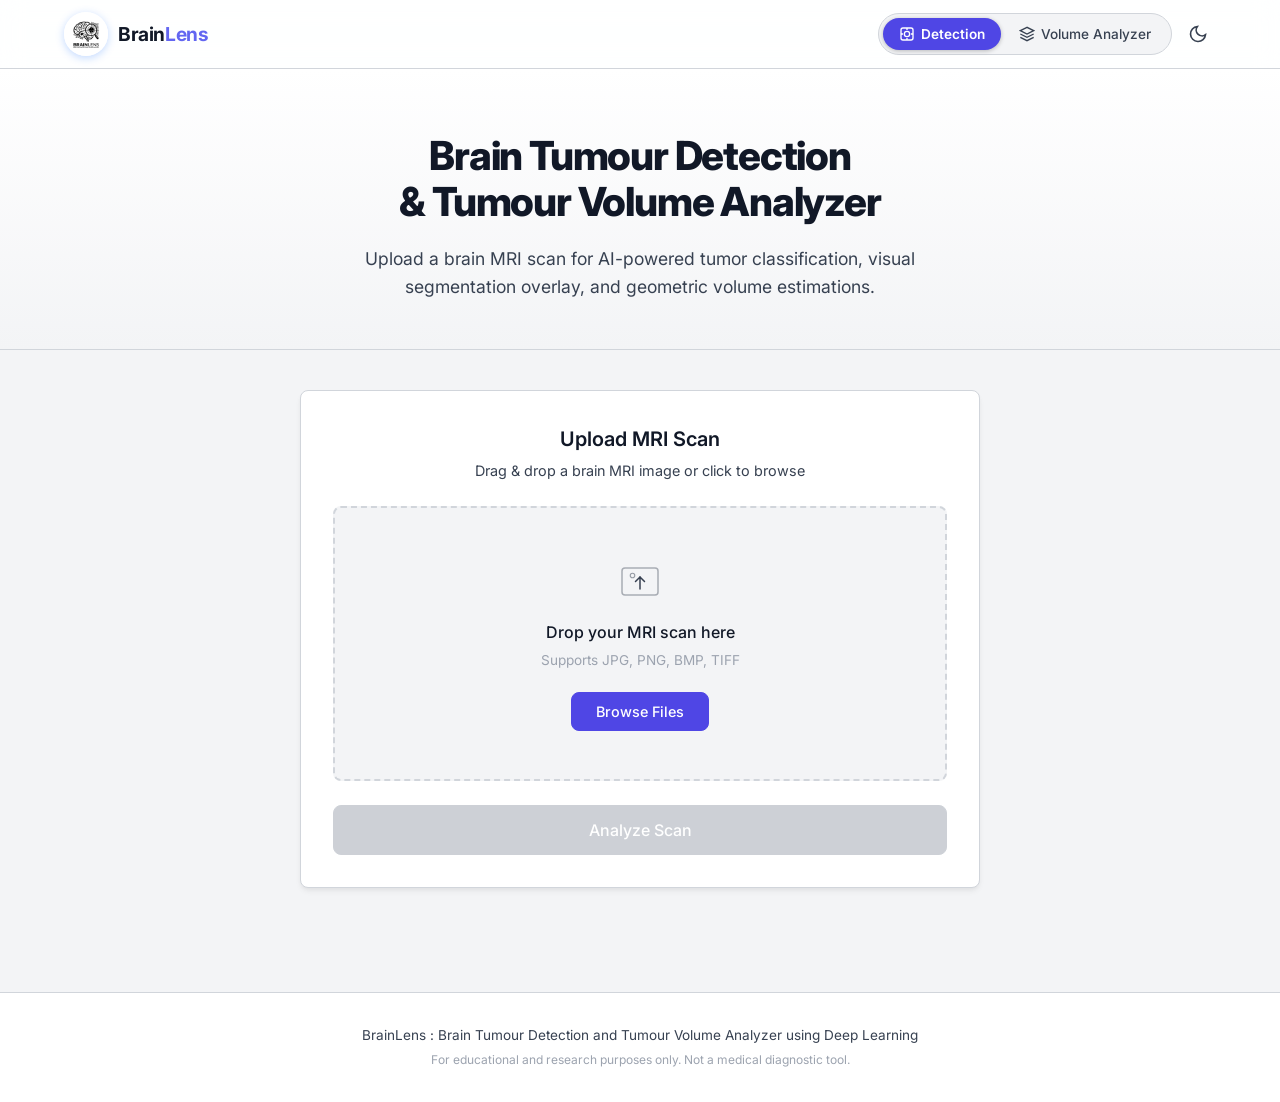
<file: templates/index.html>
<!DOCTYPE html>
<html lang="en">
<head>
    <meta charset="UTF-8">
    <meta name="viewport" content="width=device-width, initial-scale=1.0">
    <meta name="description" content="Brain Tumor Detection — Upload brain MRI scans for AI-powered tumor classification, visual detection, and geometric volume/mass calculations.">
    <title>BrainLens : Brain Tumour Detection and Tumour Volume Analyzer using Deep Learning</title>
    <link rel="preconnect" href="https://fonts.googleapis.com">
    <link rel="preconnect" href="https://fonts.gstatic.com" crossorigin>
    <link href="https://fonts.googleapis.com/css2?family=Inter:wght@300;400;500;600;700;800&family=JetBrains+Mono:wght@400;500&display=swap" rel="stylesheet">
    <link rel="stylesheet" href="/static/css/style.css">
</head>
<body>

    <!-- Header Navbar -->
    <header class="header">
        <div class="header-inner">
            <div class="logo" id="logoWrapper">
                <img src="/static/images/logo.jpeg" alt="BrainLens Logo" class="logo-icon" id="logoImg" title="Click to zoom">
                <span class="logo-text">Brain<span class="logo-highlight">Lens</span></span>
            </div>

            <nav class="nav-tabs-wrapper">
                <div class="tab-pill-container">
                    <button class="tab-btn active" data-tab="scanner" id="tabScanner">
                        <svg viewBox="0 0 24 24" fill="none" stroke="currentColor" stroke-width="2" width="16" height="16">
                            <rect x="3" y="3" width="18" height="18" rx="3"/>
                            <circle cx="12" cy="12" r="4"/>
                            <path d="M3 12h3M18 12h3M12 3v3M12 18v3"/>
                        </svg>
                        Detection
                    </button>
                    <button class="tab-btn" data-tab="analyzer" id="tabAnalyzer">
                        <svg viewBox="0 0 24 24" fill="none" stroke="currentColor" stroke-width="2" width="16" height="16">
                            <path d="M12 2L2 7l10 5 10-5-10-5z"/>
                            <path d="M2 17l10 5 10-5"/>
                            <path d="M2 12l10 5 10-5"/>
                        </svg>
                        Volume Analyzer
                    </button>
                </div>
                <button class="btn btn-ghost" id="themeToggleBtn" aria-label="Toggle Dark Mode" style="border-radius: 50%; padding: 8px; border: none; margin-left: 8px;">
                    <svg id="moonIcon" viewBox="0 0 24 24" fill="none" stroke="currentColor" stroke-width="2" width="20" height="20">
                        <path d="M21 12.79A9 9 0 1111.21 3 7 7 0 0021 12.79z"/>
                    </svg>
                    <svg id="sunIcon" viewBox="0 0 24 24" fill="none" stroke="currentColor" stroke-width="2" width="20" height="20" class="hidden">
                        <circle cx="12" cy="12" r="5"/>
                        <path d="M12 1v2M12 21v2M4.22 4.22l1.42 1.42M18.36 18.36l1.42 1.42M1 12h2M21 12h2M4.22 19.78l1.42-1.42M18.36 5.64l1.42-1.42"/>
                    </svg>
                </button>
            </nav>
        </div>
    </header>

    <!-- Hero Section -->
    <section class="hero-section">
        <div class="hero-inner">


            <h2 class="hero-title">Brain Tumour Detection<br>& Tumour Volume Analyzer</h2>
            <p class="hero-desc">Upload a brain MRI scan for AI-powered tumor classification, visual segmentation overlay, and geometric volume estimations.</p>
        </div>
    </section>

    <!-- Main Content -->
    <main class="main">

        <!-- ═══════════════════════════════════════════════════════
             TAB 1: MRI SCANNER (existing functionality)
             ═══════════════════════════════════════════════════════ -->
        <div class="tab-content active" id="scannerTab">

            <!-- Upload Section -->
            <section class="upload-section" id="uploadSection">
<div class="card upload-card">
                    <div class="card-header">
                        <h2>Upload MRI Scan</h2>
                        <p>Drag & drop a brain MRI image or click to browse</p>
                    </div>
                    <div class="drop-zone" id="dropZone">
                        <div class="drop-zone-content" id="dropContent">
                            <div class="drop-icon">
                                <svg viewBox="0 0 64 64" fill="none">
                                    <rect x="8" y="16" width="48" height="36" rx="4" stroke="currentColor" stroke-width="2" opacity="0.4"/>
                                    <path d="M32 28 L32 44" stroke="currentColor" stroke-width="2" stroke-linecap="round"/>
                                    <path d="M26 34 L32 28 L38 34" stroke="currentColor" stroke-width="2" stroke-linecap="round" stroke-linejoin="round"/>
                                    <circle cx="22" cy="26" r="3" stroke="currentColor" stroke-width="1.5" opacity="0.5"/>
                                </svg>
                            </div>
                            <p class="drop-text">Drop your MRI scan here</p>
                            <p class="drop-subtext">Supports JPG, PNG, BMP, TIFF</p>
                            <button class="btn btn-primary" id="browseBtn">Browse Files</button>
                        </div>
                        <div class="drop-zone-preview hidden" id="dropPreview">
                            <img id="previewImage" alt="Preview">
                            <div class="preview-overlay">
                                <button class="btn btn-ghost" id="removeBtn">✕ Remove</button>
                            </div>
                        </div>
                        <input type="file" id="fileInput" accept="image/*" hidden>
                    </div>
                    <button class="btn btn-analyze" id="analyzeBtn" disabled>
                        <span class="btn-text">Analyze Scan</span>
                        <span class="btn-loader hidden" id="btnLoader">
                            <span class="spinner"></span>
                            Processing...
                        </span>
                    </button>
                </div>
            </section>

            <!-- Loading Animation -->
            <section class="loading-section hidden" id="loadingSection">
                <div class="card loading-card">

                    <!-- Scan Image Display -->
                    <div class="scan-display">
                        <div class="scan-viewport" id="scanViewport">
                            <img id="scanningImage" alt="Scanning…" class="scan-img">

                            <!-- green scan line -->
                            <div class="scan-line" id="scanLine"></div>

                            <!-- scanline glow reflection -->
                            <div class="scan-glow" id="scanGlow"></div>

                            <!-- grid overlay -->
                            <div class="scan-grid"></div>

                            <!-- corner brackets -->
                            <span class="scan-corner tl"></span>
                            <span class="scan-corner tr"></span>
                            <span class="scan-corner bl"></span>
                            <span class="scan-corner br"></span>

                            <!-- HUD labels -->
                            <div class="scan-hud-label top-left">MRI SCAN</div>
                            <div class="scan-hud-label top-right" id="scanStatus">SCANNING…</div>
                            <div class="scan-hud-label bottom-left">BrainLens</div>
                            <div class="scan-hud-label bottom-right" id="scanPct">0%</div>
                        </div>
                    </div>

                    <!-- Steps -->
                    <div class="loading-steps" style="margin-top: 28px;">
                        <div class="step active" id="step1">
                            <span class="step-indicator"></span>
                            <span>Preprocessing image...</span>
                        </div>
                        <div class="step" id="step2">
                            <span class="step-indicator"></span>
                            <span>Running classification model...</span>
                        </div>
                        <div class="step" id="step3">
                            <span class="step-indicator"></span>
                            <span>Detecting tumor regions...</span>
                        </div>
                        <div class="step" id="step4">
                            <span class="step-indicator"></span>
                            <span>Generating results...</span>
                        </div>
                    </div>

                </div>
            </section>


            <!-- Results Section -->
            <section class="results-section hidden" id="resultsSection">
                <!-- Classification Result -->
<div class="card result-classification" id="classificationCard">
                    <div class="result-badge" id="resultBadge">
                        <div class="badge-icon" id="badgeIcon"></div>
                        <div class="badge-info">
                            <h3 id="resultLabel">—</h3>
                            <p id="resultSubtext">Classification Result</p>
                        </div>
                    </div>
                    <div class="confidence-bar-wrapper">
                        <div class="confidence-header">
                            <span>Confidence</span>
                            <span class="confidence-value" id="confidenceValue">—</span>
                        </div>
                        <div class="confidence-track">
                            <div class="confidence-fill" id="confidenceFill"></div>
                        </div>
                    </div>
                </div>

                <!-- Image Comparison -->
<div class="card result-images">
                    <div class="card-header">
                        <h2>Detection Result</h2>
                        <p>Original scan vs. tumor region overlay</p>
                    </div>
                    <div class="image-compare">
                        <div class="compare-item">
                            <h4>Original MRI</h4>
                            <div class="image-frame">
                                <img id="originalImg" alt="Original MRI Scan">
                            </div>
                        </div>
                        <div class="compare-divider">
                            <svg viewBox="0 0 24 24" fill="none" stroke="currentColor" stroke-width="2">
                                <path d="M5 12h14M12 5l7 7-7 7"/>
                            </svg>
                        </div>
                        <div class="compare-item">
                            <h4>Tumor Detection</h4>
                            <div class="image-frame">
                                <img id="contourImg" alt="Tumor Detection Result">
                            </div>
                        </div>
                    </div>
                </div>

                <!-- Processing Pipeline -->
<div class="card result-pipeline">
                    <div class="card-header">
                        <h2>Processing Pipeline</h2>
                        <p>Step-by-step OpenCV image processing stages</p>
                    </div>
                    <div class="pipeline-grid">
                        <div class="pipeline-step">
                            <span class="pipe-num">01</span>
                            <h4>Grayscale</h4>
                            <div class="image-frame small">
                                <img id="grayImg" alt="Grayscale">
                            </div>
                        </div>
                        <div class="pipeline-step">
                            <span class="pipe-num">02</span>
                            <h4>Thresholding</h4>
                            <div class="image-frame small">
                                <img id="threshImg" alt="Thresholding">
                            </div>
                        </div>
                        <div class="pipeline-step">
                            <span class="pipe-num">03</span>
                            <h4>Morphology</h4>
                            <div class="image-frame small">
                                <img id="morphImg" alt="Morphological Ops">
                            </div>
                        </div>
                        <div class="pipeline-step">
                            <span class="pipe-num">04</span>
                            <h4>Canny Edge</h4>
                            <div class="image-frame small">
                                <img id="cannyImg" alt="Canny Edge Detection">
                            </div>
                        </div>
                    </div>
                </div>

                <!-- Detection Metrics -->
<div class="card result-metrics" id="metricsCard">
                    <div class="card-header">
                        <h2>Detection Metrics</h2>
                    </div>
                    <div class="metrics-grid">
                        <div class="metric">
                            <span class="metric-label">Tumor Area</span>
                            <span class="metric-value" id="metricArea">—</span>
                            <span class="metric-unit">pixels²</span>
                        </div>
                        <div class="metric">
                            <span class="metric-label">Area Ratio</span>
                            <span class="metric-value" id="metricRatio">—</span>
                            <span class="metric-unit">tumor / brain</span>
                        </div>
                        <div class="metric">
                            <span class="metric-label">Status</span>
                            <span class="metric-value" id="metricStatus">—</span>
                        </div>
                    </div>
                </div>

                <!-- Link to Volume Analyzer Tab -->
                <div class="view-volume-wrapper" id="viewVolumeWrapper" style="text-align: center; margin: 32px 0;">
                    <button class="btn btn-primary" id="goToVolumeBtn" style="background: var(--bg-primary); color: var(--text-primary); border: 1px solid var(--border);">
                        <svg viewBox="0 0 24 24" fill="none" stroke="currentColor" stroke-width="2" width="20" height="20" style="margin-right: 8px;">
                            <path d="M12 2L2 7l10 5 10-5-10-5z"/>
                            <path d="M2 17l10 5 10-5"/>
                            <path d="M2 12l10 5 10-5"/>
                        </svg>
                        View Full Volume Analysis
                    </button>
                </div>

                <!-- New Scan Button -->
                <div class="new-scan-wrapper">
                    <button class="btn btn-primary btn-large" id="newScanBtn">
                        <svg viewBox="0 0 24 24" fill="none" stroke="currentColor" stroke-width="2" width="20" height="20">
                            <path d="M12 5v14M5 12h14"/>
                        </svg>
                        Analyze Another Scan
                    </button>
                </div>
            </section>

        </div><!-- /scannerTab -->


        <!-- ═══════════════════════════════════════════════════════
             TAB 2: TUMOR VOLUME ANALYZER (Automatic)
             ═══════════════════════════════════════════════════════ -->
        <div class="tab-content" id="analyzerTab">
            
            <div id="analyzerEmptyState" class="card" style="text-align: center; padding: 64px 32px; max-width: 600px; margin: 40px auto;">
                <svg viewBox="0 0 24 24" fill="none" stroke="currentColor" stroke-width="1.5" width="64" height="64" style="color: var(--border); margin-bottom: 24px;">
                    <path d="M12 2L2 7l10 5 10-5-10-5z"/>
                    <path d="M2 17l10 5 10-5"/>
                    <path d="M2 12l10 5 10-5"/>
                </svg>
                <h2 style="font-size: 1.25rem; font-weight: 600; color: var(--text-primary); margin-bottom: 8px;">No Scan Data Found</h2>
                <p style="color: var(--text-secondary); margin-bottom: 24px;">Please upload and analyze a brain MRI scan in the 'Brain Tumor' tab to generate a volume analysis.</p>
                <button class="btn btn-primary" onclick="document.getElementById('tabScanner').click()">
                    Go to Scanner
                </button>
            </div>

            <div id="analyzerResults" class="hidden">
                <!-- ═══ Tumor Volume Analyzer Component ═══ -->
                <div class="card volume-analyzer-card" id="volumeAnalyzerCard" style="max-width: 800px; margin: 0 auto;">
                    <div class="card-header">
                        <h2>
                            <svg viewBox="0 0 24 24" fill="none" stroke="currentColor" stroke-width="2" width="24" height="24" style="vertical-align:-4px;margin-right:8px;color:var(--accent-primary)">
                                <path d="M12 2L2 7l10 5 10-5-10-5z"/>
                                <path d="M2 17l10 5 10-5"/>
                                <path d="M2 12l10 5 10-5"/>
                            </svg>
                            Estimated Volume Metrics
                        </h2>
                        <p>Computed 3D volume from 2D contour and physical projection algorithms with clinical risk insight.</p>
                    </div>

                    <!-- Volume Metrics Row -->
                    <div class="va-metrics-row">
                        <div class="va-metric-card">
                            <div class="va-metric-icon" style="background: rgba(99,102,241,0.12)">
                                <svg viewBox="0 0 24 24" fill="none" stroke="#6366f1" stroke-width="2" width="22" height="22">
                                    <path d="M21 16V8a2 2 0 00-1-1.73l-7-4a2 2 0 00-2 0l-7 4A2 2 0 003 8v8a2 2 0 001 1.73l7 4a2 2 0 002 0l7-4A2 2 0 0021 16z"/>
                                </svg>
                            </div>
                            <span class="va-metric-label">Est. Volume</span>
                            <span class="va-metric-value" id="vaVolume">—</span>
                            <span class="va-metric-unit">cm³</span>
                        </div>
                        <div class="va-metric-card">
                            <div class="va-metric-icon" style="background: rgba(6,182,212,0.12)">
                                <svg viewBox="0 0 24 24" fill="none" stroke="#06b6d4" stroke-width="2" width="22" height="22">
                                    <circle cx="12" cy="12" r="10"/>
                                    <path d="M8 12h8"/>
                                </svg>
                            </div>
                            <span class="va-metric-label">Est. Diameter</span>
                            <span class="va-metric-value" id="vaDiameter">—</span>
                            <span class="va-metric-unit">cm</span>
                        </div>
                        <div class="va-metric-card">
                            <div class="va-metric-icon" id="vaRiskIcon" style="background: rgba(234,179,8,0.12)">
                                <svg viewBox="0 0 24 24" fill="none" stroke="#eab308" stroke-width="2" width="22" height="22">
                                    <path d="M10.29 3.86L1.82 18a2 2 0 001.71 3h16.94a2 2 0 001.71-3L13.71 3.86a2 2 0 00-3.42 0z"/>
                                    <line x1="12" y1="9" x2="12" y2="13"/>
                                    <line x1="12" y1="17" x2="12.01" y2="17"/>
                                </svg>
                            </div>
                            <span class="va-metric-label">Risk Level</span>
                            <span class="va-metric-value" id="vaRiskLevel">—</span>
                        </div>
                    </div>

                    <!-- Risk Gauge -->
                    <div class="va-gauge-section">
                        <h4>Risk Assessment</h4>
                        <div class="va-gauge-track">
                            <div class="va-gauge-fill" id="vaGaugeFill" style="width:0%"></div>
                            <div class="va-gauge-marker" id="vaGaugeMarker" style="left:0%"></div>
                        </div>
                        <div class="va-gauge-labels">
                            <span>Low</span><span>Moderate</span><span>High</span><span>Critical</span>
                        </div>
                    </div>

                    <!-- Treatment Indicators -->
                    <div class="va-treatment-section">
                        <h4>Treatment Suitability Indicators</h4>
                        <p style="font-size: 0.85rem; color: var(--text-muted); margin-bottom: 12px; margin-top: -6px;">Based purely on volumetric threshold heuristics.</p>
                        <div class="va-treatment-chips">
                            <div class="va-chip" id="chipSurgery">
                                <svg viewBox="0 0 24 24" fill="none" stroke="currentColor" stroke-width="2" width="16" height="16">
                                    <path d="M18 2l4 4-9.5 9.5-4-4L18 2z"/>
                                    <path d="M8.5 11.5l-5 5a2.12 2.12 0 003 3l5-5"/>
                                </svg>
                                Surgery
                            </div>
                            <div class="va-chip" id="chipRadiation">
                                <svg viewBox="0 0 24 24" fill="none" stroke="currentColor" stroke-width="2" width="16" height="16">
                                    <circle cx="12" cy="12" r="5"/>
                                    <line x1="12" y1="1" x2="12" y2="3"/>
                                    <line x1="12" y1="21" x2="12" y2="23"/>
                                    <line x1="4.22" y1="4.22" x2="5.64" y2="5.64"/>
                                    <line x1="18.36" y1="18.36" x2="19.78" y2="19.78"/>
                                    <line x1="1" y1="12" x2="3" y2="12"/>
                                    <line x1="21" y1="12" x2="23" y2="12"/>
                                    <line x1="4.22" y1="19.78" x2="5.64" y2="18.36"/>
                                    <line x1="18.36" y1="5.64" x2="19.78" y2="4.22"/>
                                </svg>
                                Radiation
                            </div>
                            <div class="va-chip" id="chipChemo">
                                <svg viewBox="0 0 24 24" fill="none" stroke="currentColor" stroke-width="2" width="16" height="16">
                                    <path d="M14 2v6a2 2 0 002 2h6"/>
                                    <path d="M6 18a2 2 0 01-2-2V6a2 2 0 012-2h6l6 6v6a2 2 0 01-2 2H6z"/>
                                    <path d="M9 14l2 2 4-4"/>
                                </svg>
                                Chemotherapy
                            </div>
                        </div>
                    </div>

                    <!-- Clinical Note -->
                    <div class="va-note" id="vaClinicalNote" style="background: rgba(6,182,212,0.05); border-left-color: #06b6d4;">
                        <svg viewBox="0 0 24 24" fill="none" stroke="#06b6d4" stroke-width="2" width="18" height="18" style="flex-shrink:0; margin-top:2px;">
                            <circle cx="12" cy="12" r="10"/>
                            <line x1="12" y1="16" x2="12" y2="12"/>
                            <line x1="12" y1="8" x2="12.01" y2="8"/>
                        </svg>
                        <span id="vaNoteText" style="color: var(--accent-secondary); line-height: 1.5;">—</span>
                    </div>
                </div>
            </div>

        </div><!-- /analyzerTab -->

    </main>

    <!-- Footer -->
    <footer class="footer">
        <p>BrainLens : Brain Tumour Detection and Tumour Volume Analyzer using Deep Learning</p>
        <p class="footer-sub">For educational and research purposes only. Not a medical diagnostic tool.</p>
    </footer>

    <!-- Logo Zoom Modal -->
    <div class="logo-modal-overlay" id="logoModalOverlay" role="dialog" aria-modal="true" aria-label="BrainLens Logo">
        <div class="logo-modal-box" id="logoModalBox">
            <button class="logo-modal-close" id="logoModalClose" aria-label="Close">&times;</button>
            <img src="/static/images/logo.jpeg" alt="BrainLens Logo Zoomed" class="logo-modal-img">
            <p class="logo-modal-caption">Brain<strong>Lens</strong></p>
        </div>
    </div>

    <script src="/static/js/app.js"></script>
</body>
</html>
</file>
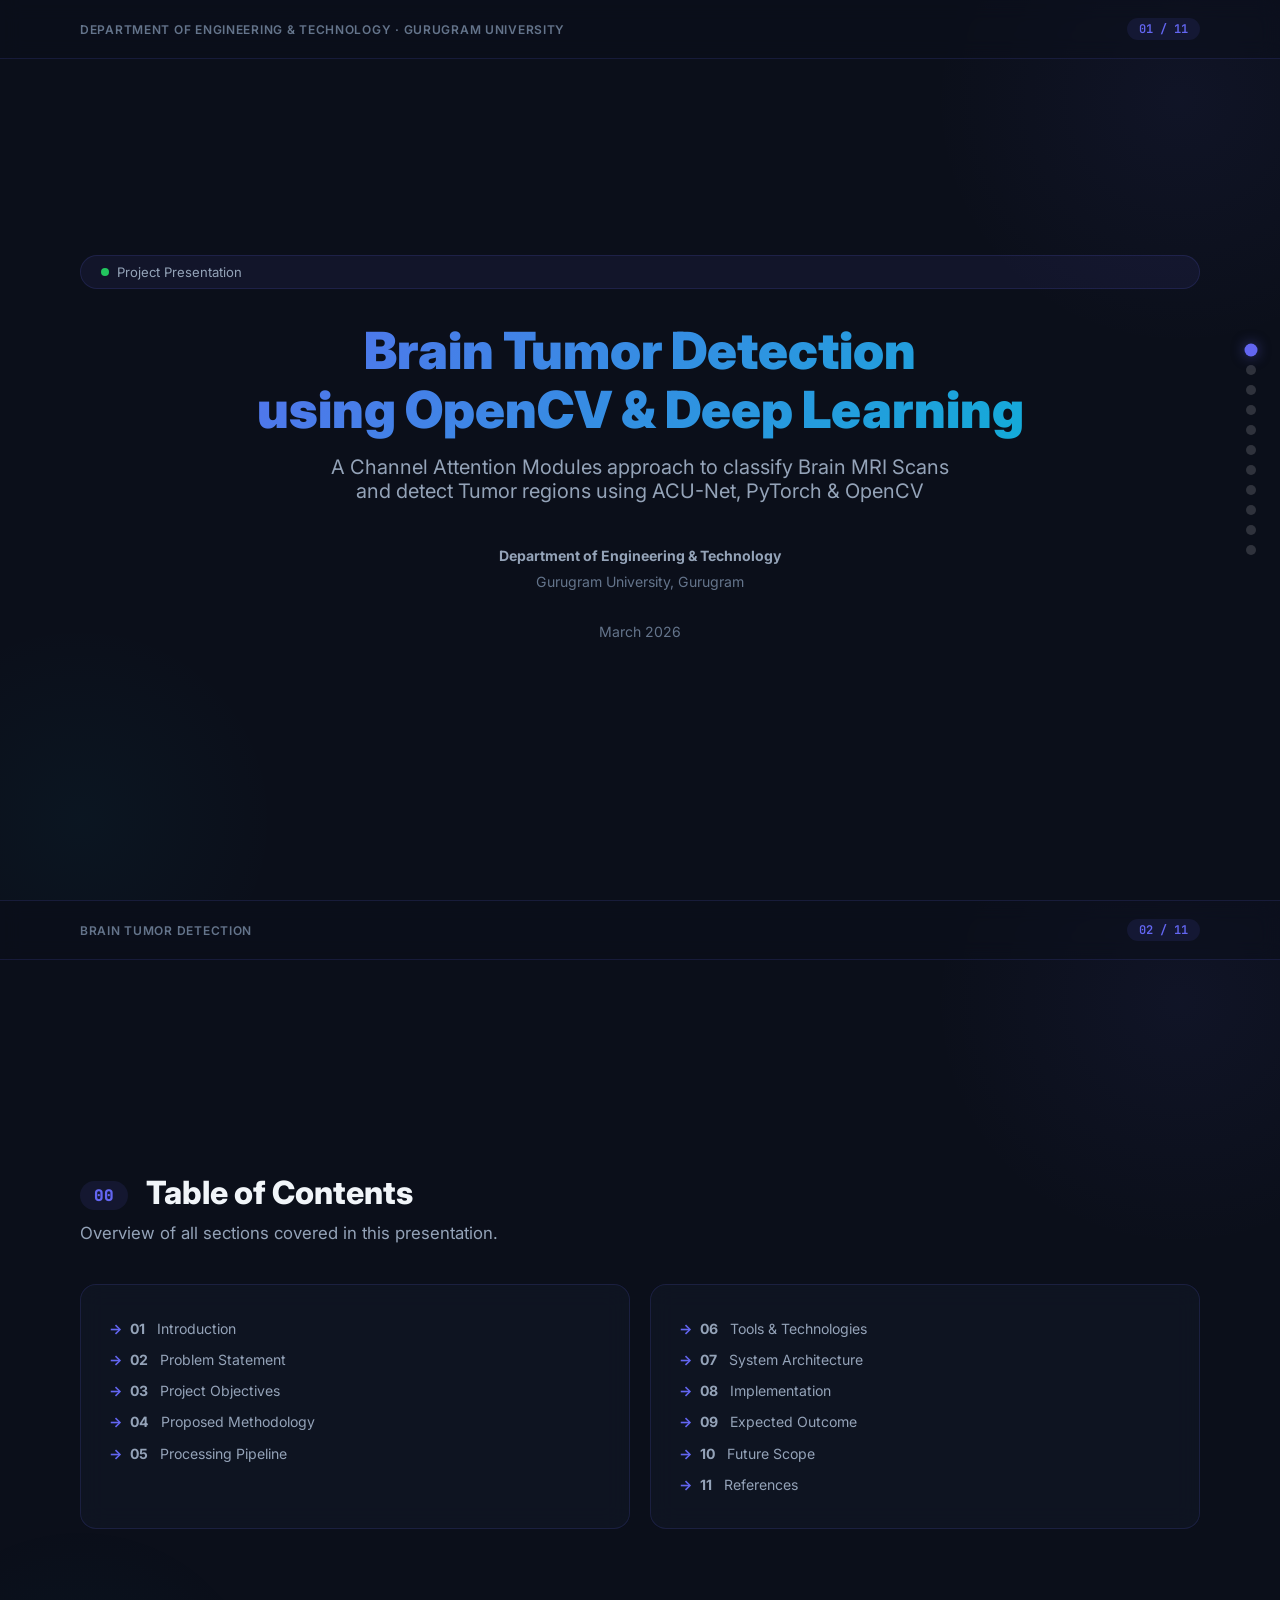
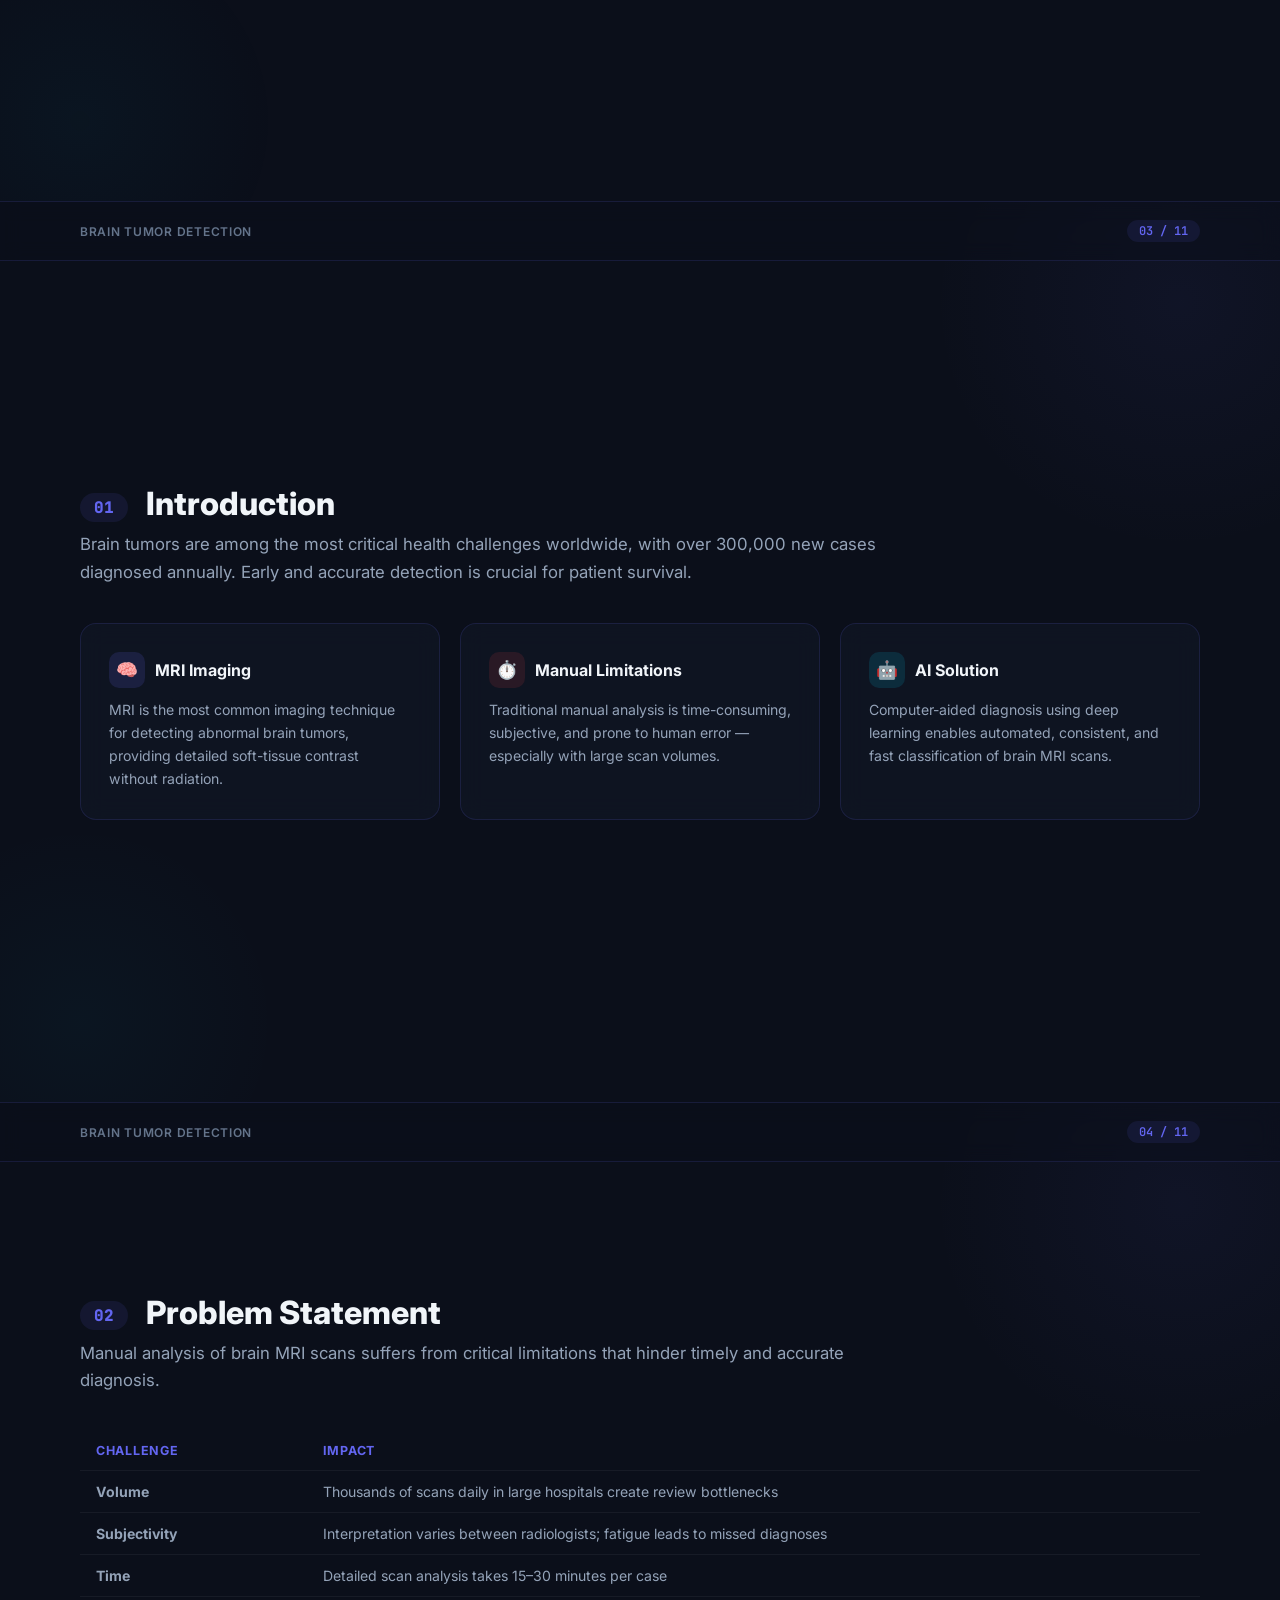
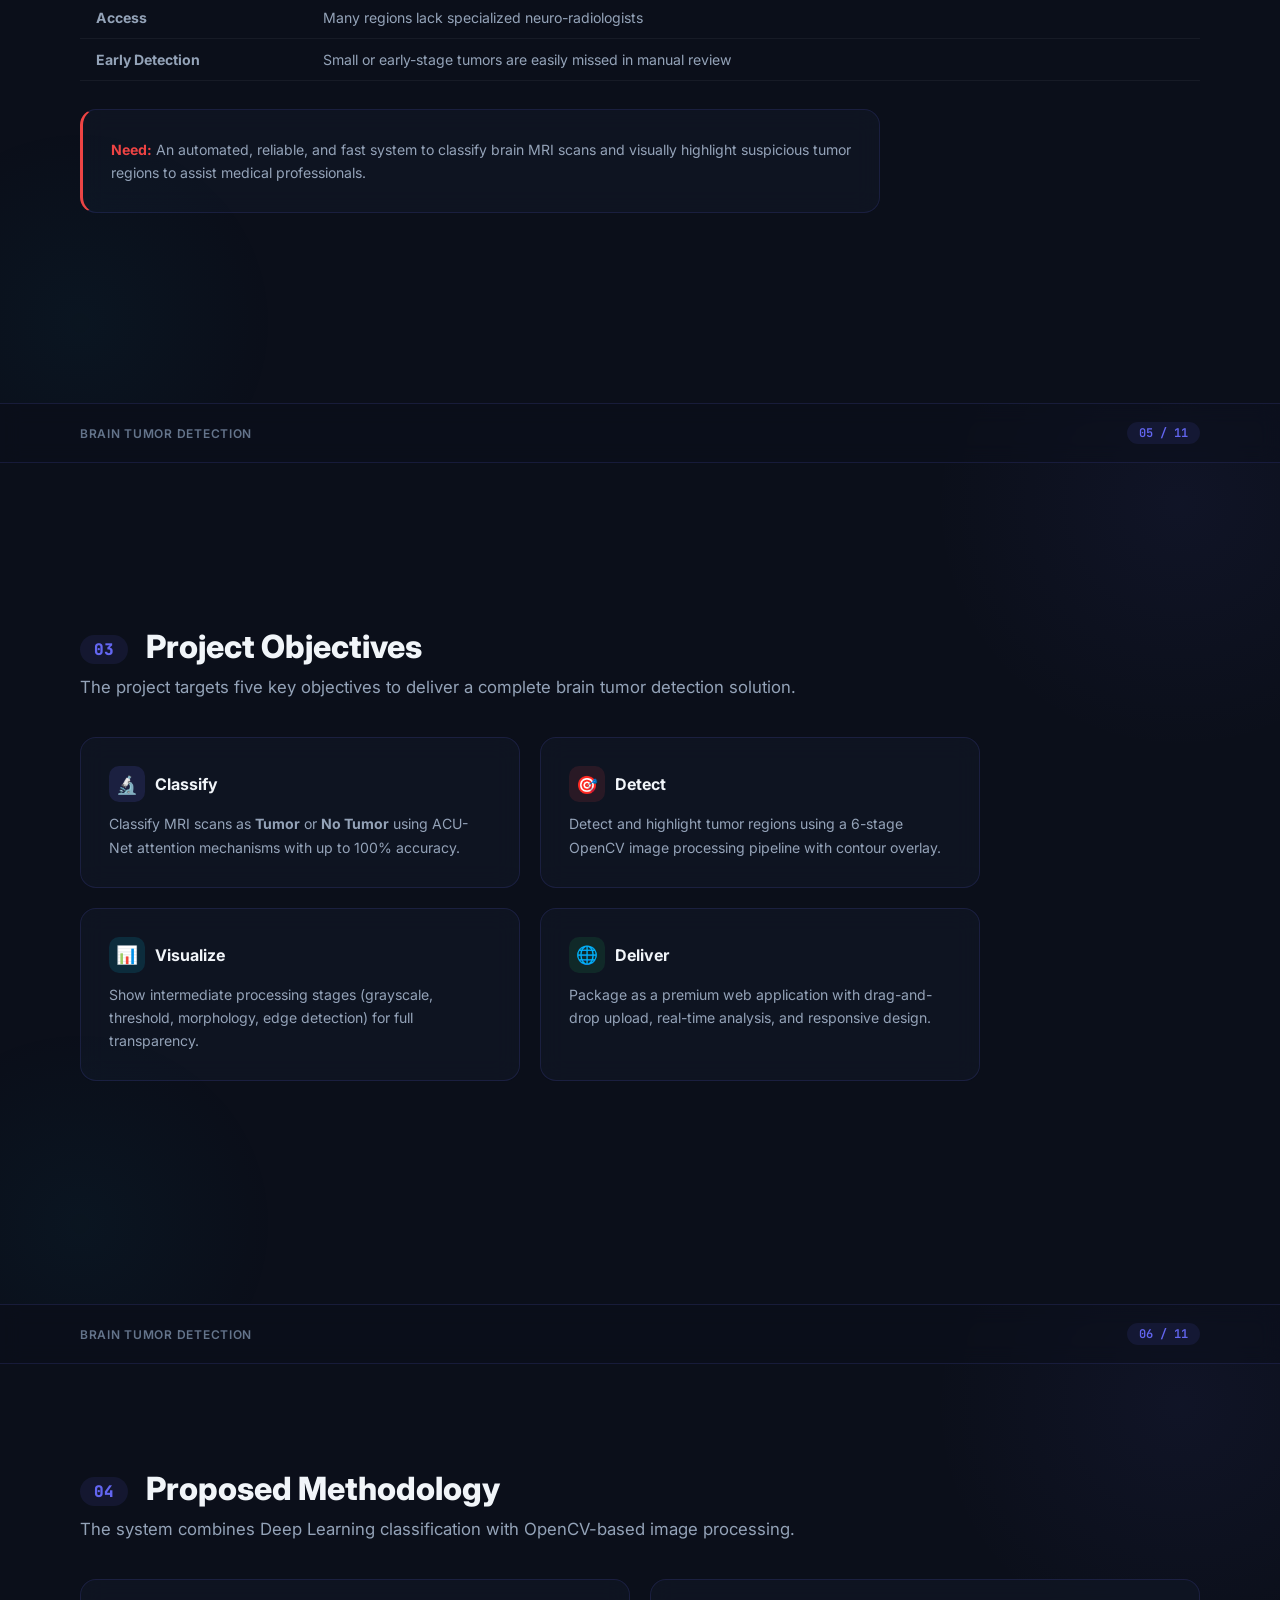
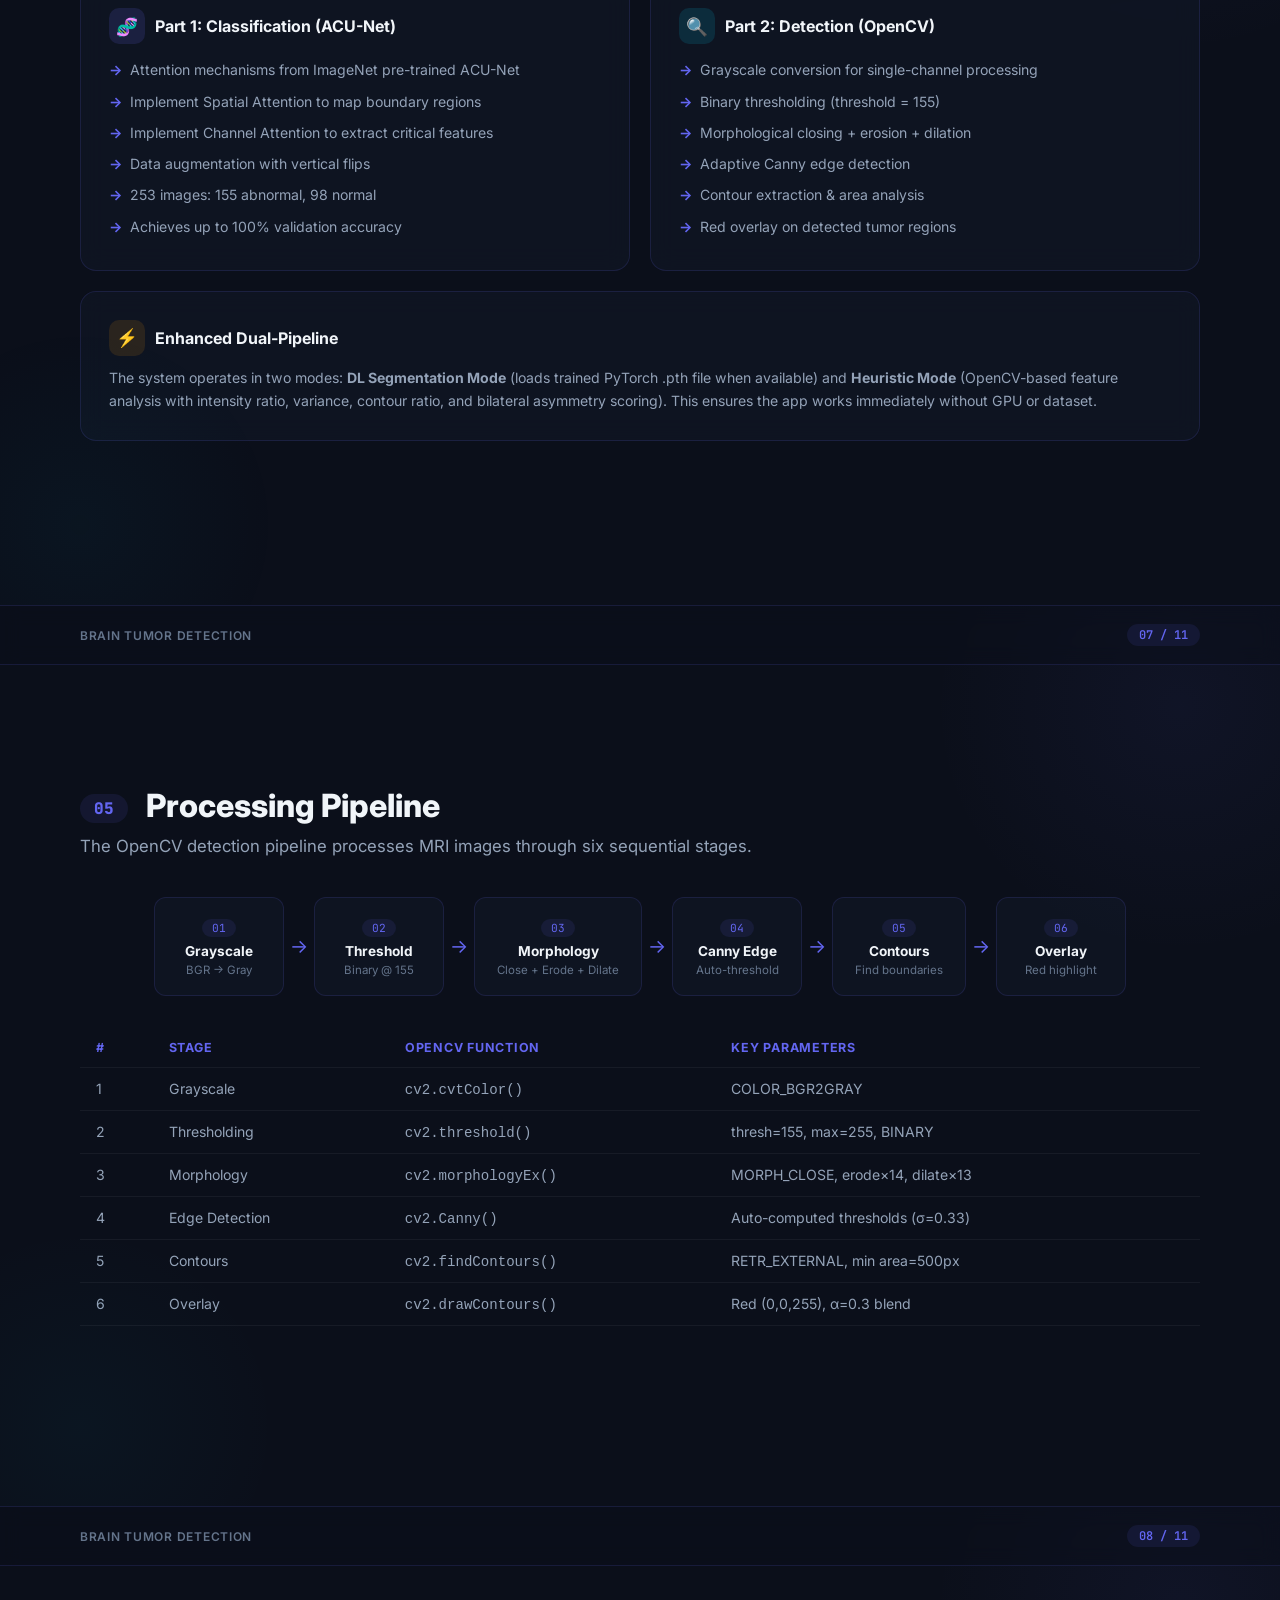
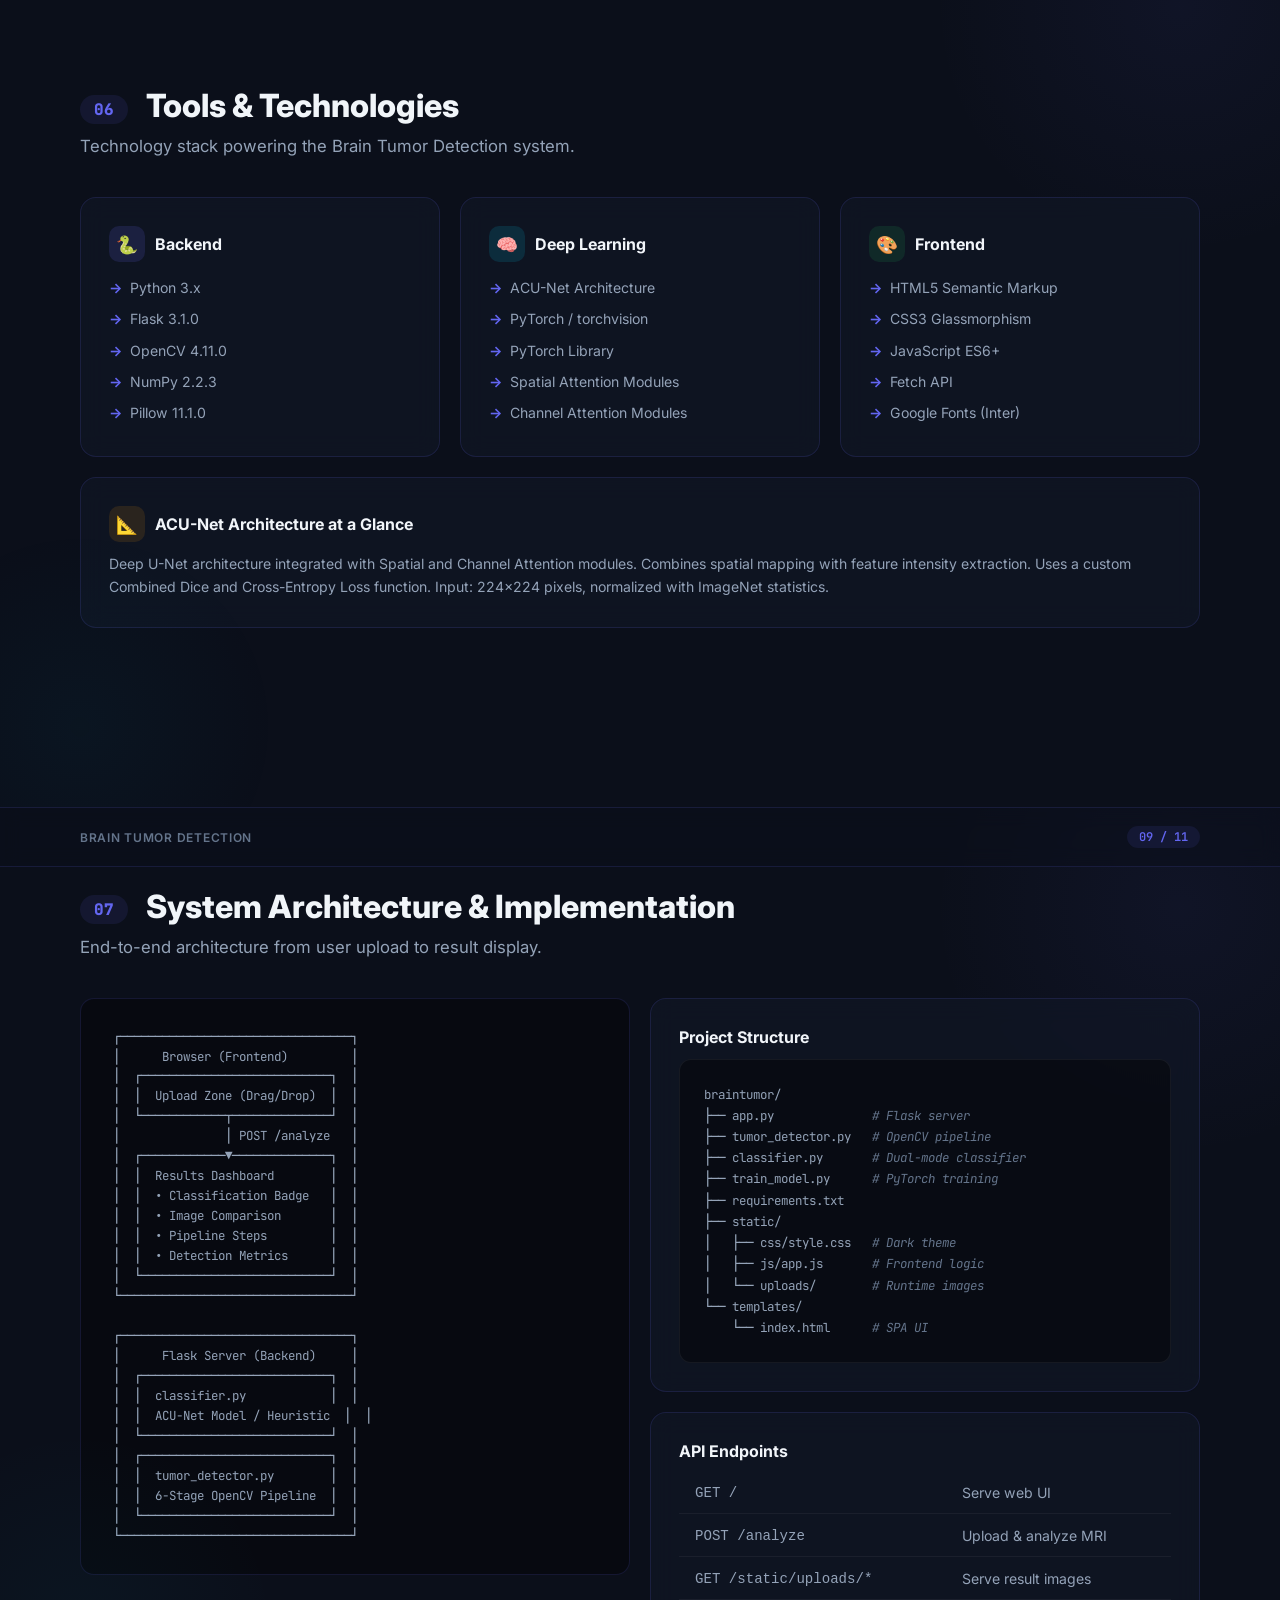
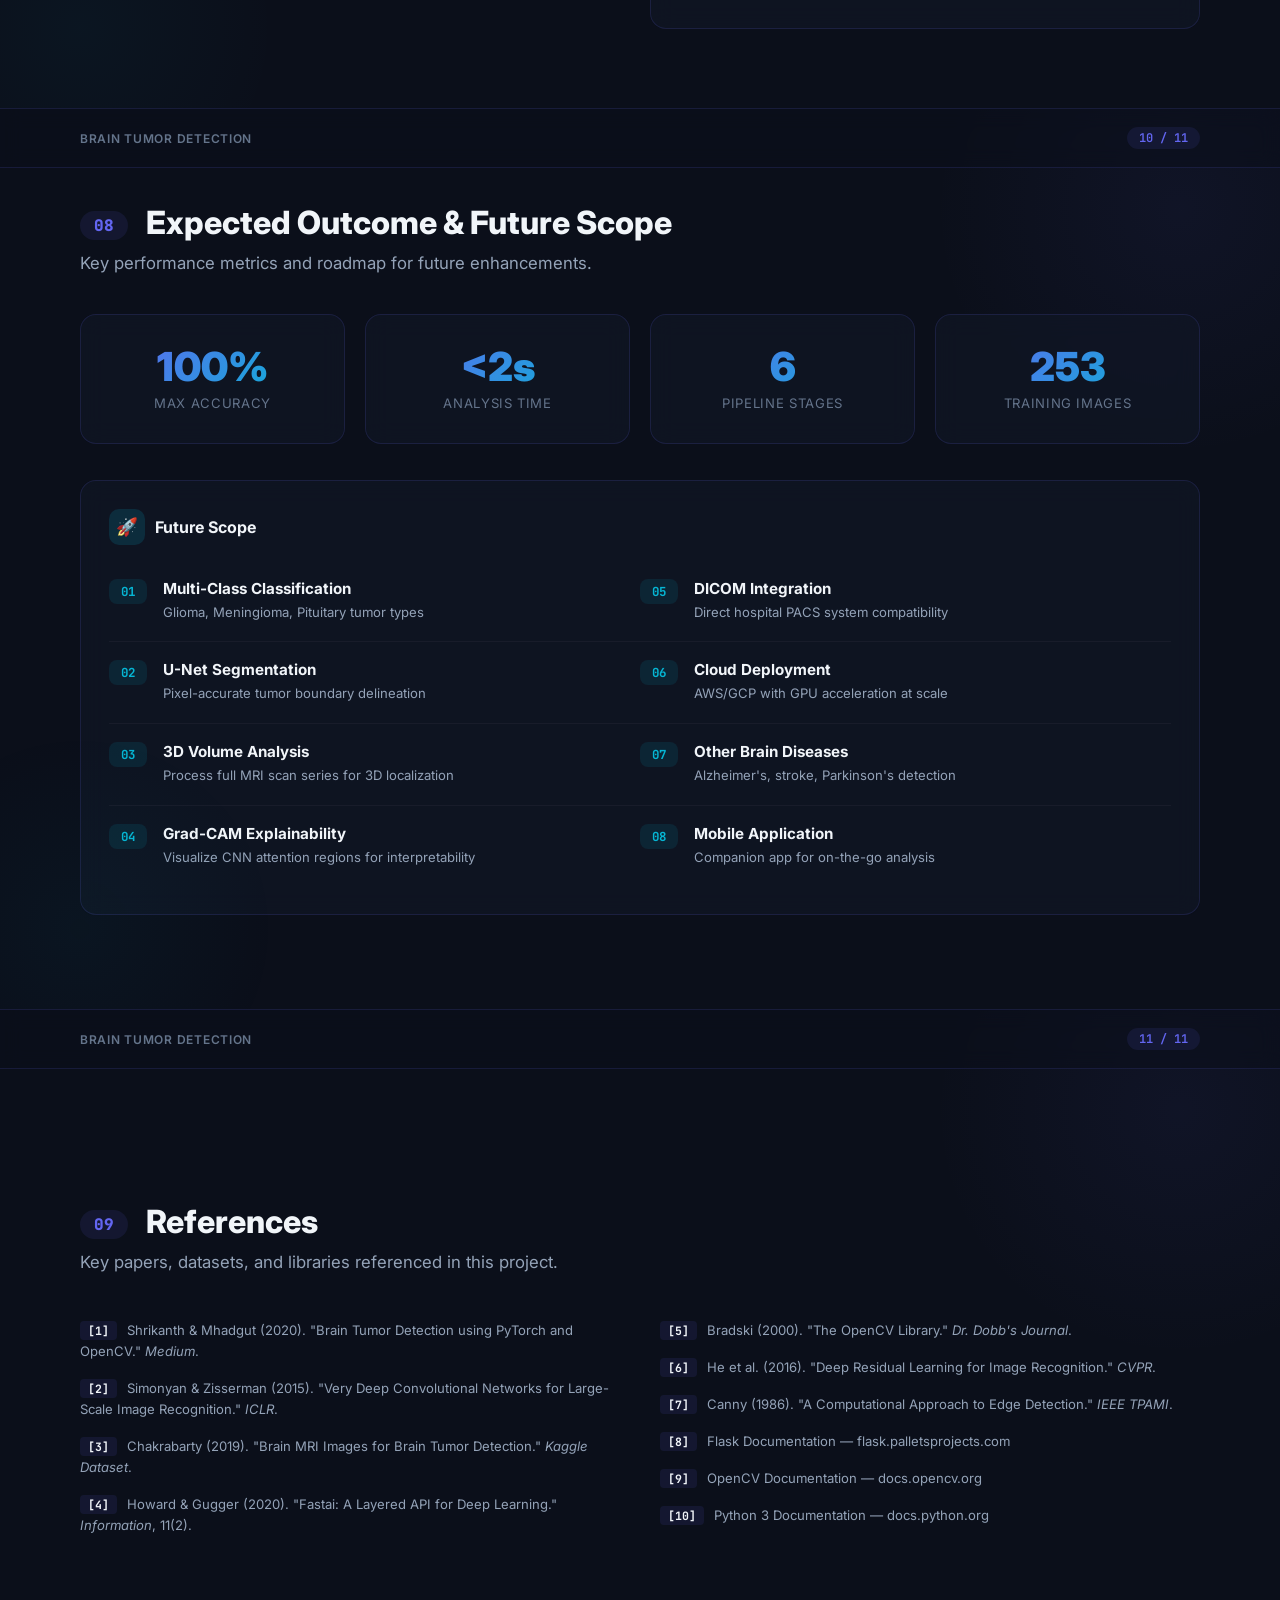
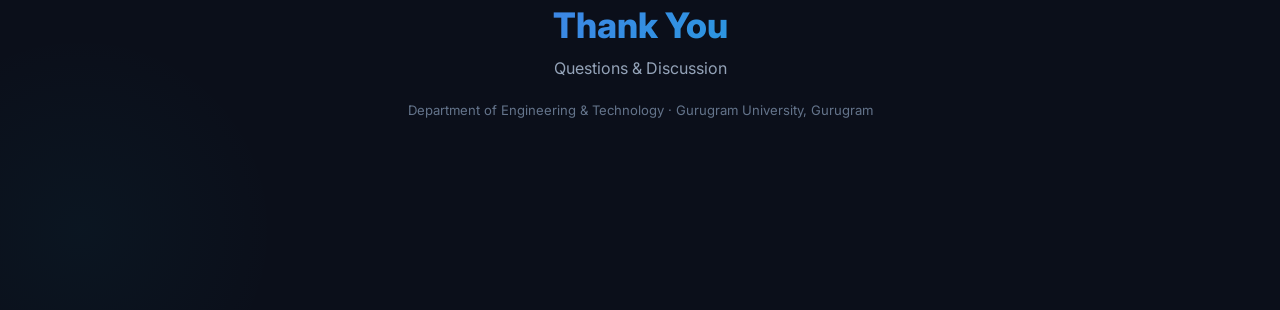
<file: presentation.html>
<!DOCTYPE html>
<html lang="en">
<head>
    <meta charset="UTF-8">
    <meta name="viewport" content="width=device-width, initial-scale=1.0">
    <title>Brain Tumor Detection — Project Presentation</title>
    <link href="https://fonts.googleapis.com/css2?family=Inter:wght@300;400;500;600;700;800;900&family=JetBrains+Mono:wght@400;500&display=swap" rel="stylesheet">
    <style>
        /* ══════ RESET & TOKENS ══════ */
        *, *::before, *::after { margin:0; padding:0; box-sizing:border-box; }
        :root {
            --bg: #0b0f1a;
            --card: rgba(17,24,39,.6);
            --border: rgba(99,102,241,.15);
            --accent: #6366f1;
            --cyan: #06b6d4;
            --grad: linear-gradient(135deg,#6366f1,#06b6d4);
            --txt: #f1f5f9;
            --txt2: #94a3b8;
            --txt3: #64748b;
            --danger: #ef4444;
            --success: #22c55e;
            --font: 'Inter', sans-serif;
            --mono: 'JetBrains Mono', monospace;
        }

        html { scroll-behavior: smooth; }
        body { font-family: var(--font); background: var(--bg); color: var(--txt); overflow-x: hidden; }

        /* ══════ SLIDE SYSTEM ══════ */
        .slide {
            min-height: 100vh;
            display: flex;
            flex-direction: column;
            justify-content: center;
            padding: 60px 80px;
            position: relative;
            overflow: hidden;
        }
        .slide::before {
            content: '';
            position: absolute;
            width: 500px; height: 500px;
            border-radius: 50%;
            background: radial-gradient(circle, rgba(99,102,241,.06) 0%, transparent 70%);
            top: -150px; right: -150px;
            pointer-events: none;
        }
        .slide::after {
            content: '';
            position: absolute;
            width: 400px; height: 400px;
            border-radius: 50%;
            background: radial-gradient(circle, rgba(6,182,212,.04) 0%, transparent 70%);
            bottom: -120px; left: -120px;
            pointer-events: none;
        }
        .slide-divider {
            border: none;
            border-top: 1px solid var(--border);
            margin: 0;
        }

        /* ══════ SLIDE HEADER BAR ══════ */
        .slide-topbar {
            position: absolute;
            top: 0; left: 0; right: 0;
            padding: 18px 80px;
            display: flex;
            justify-content: space-between;
            align-items: center;
            font-size: .75rem;
            color: var(--txt3);
            border-bottom: 1px solid var(--border);
            background: rgba(10,14,26,.5);
            backdrop-filter: blur(10px);
            z-index: 10;
        }
        .slide-topbar .dept {
            font-weight: 600;
            text-transform: uppercase;
            letter-spacing: .06em;
        }
        .slide-num {
            font-family: var(--mono);
            background: rgba(99,102,241,.1);
            padding: 3px 12px;
            border-radius: 100px;
            color: var(--accent);
            font-weight: 600;
        }

        /* ══════ TITLE SLIDE ══════ */
        .title-slide { text-align: center; }
        .title-slide h1 {
            font-size: 3.2rem;
            font-weight: 900;
            line-height: 1.15;
            margin-bottom: 16px;
            background: var(--grad);
            -webkit-background-clip: text;
            -webkit-text-fill-color: transparent;
            background-clip: text;
        }
        .title-slide .subtitle {
            font-size: 1.25rem;
            color: var(--txt2);
            margin-bottom: 40px;
            font-weight: 400;
        }
        .title-slide .meta {
            font-size: .88rem;
            color: var(--txt3);
            line-height: 1.8;
        }
        .title-slide .meta strong { color: var(--txt2); }
        .title-badge {
            display: inline-flex;
            align-items: center;
            gap: 8px;
            padding: 8px 20px;
            border-radius: 100px;
            background: rgba(99,102,241,.08);
            border: 1px solid var(--border);
            font-size: .82rem;
            color: var(--txt2);
            margin-bottom: 32px;
        }
        .title-badge .dot {
            width: 8px; height: 8px;
            border-radius: 50%;
            background: var(--success);
        }

        /* ══════ CONTENT SLIDES ══════ */
        .slide h2 {
            font-size: 2rem;
            font-weight: 800;
            margin-bottom: 8px;
        }
        .slide h2 .num {
            font-family: var(--mono);
            font-size: 1rem;
            color: var(--accent);
            background: rgba(99,102,241,.1);
            padding: 4px 14px;
            border-radius: 100px;
            margin-right: 12px;
            vertical-align: middle;
        }
        .slide .lead {
            font-size: 1.05rem;
            color: var(--txt2);
            margin-bottom: 36px;
            max-width: 800px;
            line-height: 1.65;
        }

        /* ══════ CARDS / GRID ══════ */
        .card-grid {
            display: grid;
            gap: 20px;
        }
        .g2 { grid-template-columns: 1fr 1fr; }
        .g3 { grid-template-columns: 1fr 1fr 1fr; }
        .g4 { grid-template-columns: 1fr 1fr 1fr 1fr; }

        .card {
            background: var(--card);
            border: 1px solid var(--border);
            border-radius: 16px;
            padding: 28px;
            backdrop-filter: blur(12px);
        }
        .card h3 {
            font-size: 1rem;
            font-weight: 700;
            margin-bottom: 10px;
            display: flex;
            align-items: center;
            gap: 10px;
        }
        .card h3 .icon {
            width: 36px; height: 36px;
            border-radius: 10px;
            display: flex;
            align-items: center;
            justify-content: center;
            font-size: 1.1rem;
            flex-shrink: 0;
        }
        .card p, .card li {
            font-size: .88rem;
            color: var(--txt2);
            line-height: 1.65;
        }
        .card ul { list-style: none; padding: 0; }
        .card ul li { padding: 4px 0; }
        .card ul li::before {
            content: '→';
            color: var(--accent);
            margin-right: 8px;
            font-weight: 700;
        }

        .icon-purple { background: rgba(99,102,241,.15); }
        .icon-cyan { background: rgba(6,182,212,.15); }
        .icon-red { background: rgba(239,68,68,.12); }
        .icon-green { background: rgba(34,197,94,.12); }
        .icon-amber { background: rgba(245,158,11,.12); }

        /* ══════ TABLE ══════ */
        table {
            width: 100%;
            border-collapse: collapse;
            font-size: .88rem;
        }
        th, td {
            padding: 12px 16px;
            text-align: left;
            border-bottom: 1px solid rgba(255,255,255,.05);
        }
        th {
            font-weight: 700;
            color: var(--accent);
            font-size: .78rem;
            text-transform: uppercase;
            letter-spacing: .06em;
        }
        td { color: var(--txt2); }
        tr:hover td { color: var(--txt); }

        /* ══════ PIPELINE FLOW ══════ */
        .pipeline-flow {
            display: flex;
            align-items: center;
            gap: 0;
            flex-wrap: wrap;
            justify-content: center;
        }
        .pipe-step {
            text-align: center;
            padding: 18px 22px;
            background: var(--card);
            border: 1px solid var(--border);
            border-radius: 12px;
            min-width: 130px;
        }
        .pipe-step .step-num {
            font-family: var(--mono);
            font-size: .7rem;
            color: var(--accent);
            background: rgba(99,102,241,.1);
            padding: 2px 10px;
            border-radius: 100px;
            display: inline-block;
            margin-bottom: 6px;
        }
        .pipe-step h4 {
            font-size: .85rem;
            font-weight: 700;
            margin-bottom: 4px;
        }
        .pipe-step p {
            font-size: .72rem;
            color: var(--txt3);
        }
        .pipe-arrow {
            font-size: 1.2rem;
            color: var(--accent);
            padding: 0 6px;
            flex-shrink: 0;
        }

        /* ══════ CODE BLOCK ══════ */
        .code-block {
            background: rgba(0,0,0,.4);
            border: 1px solid rgba(255,255,255,.06);
            border-radius: 12px;
            padding: 24px;
            font-family: var(--mono);
            font-size: .78rem;
            line-height: 1.7;
            color: var(--txt2);
            overflow-x: auto;
            white-space: pre;
        }
        .code-block .kw { color: #c084fc; }
        .code-block .fn { color: #67e8f9; }
        .code-block .str { color: #86efac; }
        .code-block .num { color: #fdba74; }
        .code-block .cmt { color: #64748b; font-style: italic; }

        /* ══════ ARCHITECTURE BOX ══════ */
        .arch-box {
            font-family: var(--mono);
            font-size: .78rem;
            line-height: 1.6;
            background: rgba(0,0,0,.35);
            border: 1px solid var(--border);
            border-radius: 14px;
            padding: 28px 32px;
            color: var(--txt2);
            white-space: pre;
            overflow-x: auto;
        }

        /* ══════ STAT CARDS ══════ */
        .stat-card {
            text-align: center;
            padding: 32px 20px;
        }
        .stat-card .stat-val {
            font-size: 2.5rem;
            font-weight: 900;
            background: var(--grad);
            -webkit-background-clip: text;
            -webkit-text-fill-color: transparent;
            background-clip: text;
            line-height: 1;
            margin-bottom: 8px;
        }
        .stat-card .stat-label {
            font-size: .82rem;
            color: var(--txt3);
            text-transform: uppercase;
            letter-spacing: .05em;
        }

        /* ══════ FUTURE ITEMS ══════ */
        .future-item {
            display: flex;
            gap: 16px;
            align-items: flex-start;
            padding: 18px 0;
            border-bottom: 1px solid rgba(255,255,255,.04);
        }
        .future-item:last-child { border-bottom: none; }
        .future-num {
            font-family: var(--mono);
            font-size: .78rem;
            font-weight: 700;
            color: var(--cyan);
            background: rgba(6,182,212,.1);
            padding: 4px 12px;
            border-radius: 8px;
            flex-shrink: 0;
        }
        .future-item h4 {
            font-size: .95rem;
            font-weight: 700;
            margin-bottom: 4px;
        }
        .future-item p {
            font-size: .82rem;
            color: var(--txt2);
        }

        /* ══════ REF LIST ══════ */
        .ref-list {
            list-style: none;
            padding: 0;
            columns: 2;
            column-gap: 40px;
        }
        .ref-list li {
            font-size: .82rem;
            color: var(--txt2);
            line-height: 1.6;
            padding: 8px 0;
            break-inside: avoid;
        }
        .ref-list li strong {
            color: var(--txt);
            font-size: .72rem;
            font-family: var(--mono);
            background: rgba(99,102,241,.1);
            padding: 2px 8px;
            border-radius: 4px;
            margin-right: 6px;
        }

        /* ══════ NAV DOTS ══════ */
        .nav-dots {
            position: fixed;
            right: 24px;
            top: 50%;
            transform: translateY(-50%);
            display: flex;
            flex-direction: column;
            gap: 10px;
            z-index: 1000;
        }
        .nav-dots a {
            width: 10px; height: 10px;
            border-radius: 50%;
            background: rgba(255,255,255,.15);
            display: block;
            transition: .3s;
        }
        .nav-dots a:hover,
        .nav-dots a.active {
            background: var(--accent);
            box-shadow: 0 0 10px rgba(99,102,241,.5);
            transform: scale(1.3);
        }

        /* ══════ PRINT ══════ */
        @media print {
            .slide { page-break-after: always; min-height: auto; padding: 40px; }
            .nav-dots { display: none; }
            body { background: #fff; color: #111; }
            .slide-topbar { display: none; }
        }

        /* ══════ RESPONSIVE ══════ */
        @media (max-width: 900px) {
            .slide { padding: 40px 24px; }
            .slide-topbar { padding: 14px 24px; }
            .g2, .g3, .g4 { grid-template-columns: 1fr; }
            .title-slide h1 { font-size: 2rem; }
            .pipeline-flow { flex-direction: column; }
            .pipe-arrow { transform: rotate(90deg); }
            .ref-list { columns: 1; }
            .nav-dots { display: none; }
        }
    </style>
</head>
<body>

<!-- Navigation Dots -->
<nav class="nav-dots" id="navDots"></nav>

<!-- ════════════════════════════════════════════════════
     SLIDE 1: TITLE
     ════════════════════════════════════════════════════ -->
<section class="slide title-slide" id="s1">
    <div class="slide-topbar">
        <span class="dept">Department of Engineering & Technology · Gurugram University</span>
        <span class="slide-num">01 / 11</span>
    </div>
    <div class="title-badge"><span class="dot"></span> Project Presentation</div>
    <h1>Brain Tumor Detection<br>using OpenCV & Deep Learning</h1>
    <p class="subtitle">A Channel Attention Modules approach to classify Brain MRI Scans<br>and detect Tumor regions using ACU-Net, PyTorch & OpenCV</p>
    <p class="meta">
        <strong>Department of Engineering & Technology</strong><br>
        Gurugram University, Gurugram<br><br>
        March 2026
    </p>
</section>
<hr class="slide-divider">

<!-- ════════════════════════════════════════════════════
     SLIDE 2: TABLE OF CONTENTS
     ════════════════════════════════════════════════════ -->
<section class="slide" id="s2">
    <div class="slide-topbar">
        <span class="dept">Brain Tumor Detection</span>
        <span class="slide-num">02 / 11</span>
    </div>
    <h2><span class="num">00</span> Table of Contents</h2>
    <p class="lead">Overview of all sections covered in this presentation.</p>
    <div class="card-grid g2">
        <div class="card">
            <ul>
                <li><strong>01</strong> &nbsp; Introduction</li>
                <li><strong>02</strong> &nbsp; Problem Statement</li>
                <li><strong>03</strong> &nbsp; Project Objectives</li>
                <li><strong>04</strong> &nbsp; Proposed Methodology</li>
                <li><strong>05</strong> &nbsp; Processing Pipeline</li>
            </ul>
        </div>
        <div class="card">
            <ul>
                <li><strong>06</strong> &nbsp; Tools & Technologies</li>
                <li><strong>07</strong> &nbsp; System Architecture</li>
                <li><strong>08</strong> &nbsp; Implementation</li>
                <li><strong>09</strong> &nbsp; Expected Outcome</li>
                <li><strong>10</strong> &nbsp; Future Scope</li>
                <li><strong>11</strong> &nbsp; References</li>
            </ul>
        </div>
    </div>
</section>
<hr class="slide-divider">

<!-- ════════════════════════════════════════════════════
     SLIDE 3: INTRODUCTION
     ════════════════════════════════════════════════════ -->
<section class="slide" id="s3">
    <div class="slide-topbar">
        <span class="dept">Brain Tumor Detection</span>
        <span class="slide-num">03 / 11</span>
    </div>
    <h2><span class="num">01</span> Introduction</h2>
    <p class="lead">Brain tumors are among the most critical health challenges worldwide, with over 300,000 new cases diagnosed annually. Early and accurate detection is crucial for patient survival.</p>
    <div class="card-grid g3">
        <div class="card">
            <h3><span class="icon icon-purple">🧠</span> MRI Imaging</h3>
            <p>MRI is the most common imaging technique for detecting abnormal brain tumors, providing detailed soft-tissue contrast without radiation.</p>
        </div>
        <div class="card">
            <h3><span class="icon icon-red">⏱️</span> Manual Limitations</h3>
            <p>Traditional manual analysis is time-consuming, subjective, and prone to human error — especially with large scan volumes.</p>
        </div>
        <div class="card">
            <h3><span class="icon icon-cyan">🤖</span> AI Solution</h3>
            <p>Computer-aided diagnosis using deep learning enables automated, consistent, and fast classification of brain MRI scans.</p>
        </div>
    </div>
</section>
<hr class="slide-divider">

<!-- ════════════════════════════════════════════════════
     SLIDE 4: PROBLEM STATEMENT
     ════════════════════════════════════════════════════ -->
<section class="slide" id="s4">
    <div class="slide-topbar">
        <span class="dept">Brain Tumor Detection</span>
        <span class="slide-num">04 / 11</span>
    </div>
    <h2><span class="num">02</span> Problem Statement</h2>
    <p class="lead">Manual analysis of brain MRI scans suffers from critical limitations that hinder timely and accurate diagnosis.</p>
    <table>
        <thead>
            <tr><th>Challenge</th><th>Impact</th></tr>
        </thead>
        <tbody>
            <tr><td><strong>Volume</strong></td><td>Thousands of scans daily in large hospitals create review bottlenecks</td></tr>
            <tr><td><strong>Subjectivity</strong></td><td>Interpretation varies between radiologists; fatigue leads to missed diagnoses</td></tr>
            <tr><td><strong>Time</strong></td><td>Detailed scan analysis takes 15–30 minutes per case</td></tr>
            <tr><td><strong>Access</strong></td><td>Many regions lack specialized neuro-radiologists</td></tr>
            <tr><td><strong>Early Detection</strong></td><td>Small or early-stage tumors are easily missed in manual review</td></tr>
        </tbody>
    </table>
    <div style="margin-top:28px;">
        <div class="card" style="border-left: 3px solid var(--danger); max-width: 800px;">
            <p><strong style="color:var(--danger);">Need:</strong> An automated, reliable, and fast system to classify brain MRI scans and visually highlight suspicious tumor regions to assist medical professionals.</p>
        </div>
    </div>
</section>
<hr class="slide-divider">

<!-- ════════════════════════════════════════════════════
     SLIDE 5: PROJECT OBJECTIVES
     ════════════════════════════════════════════════════ -->
<section class="slide" id="s5">
    <div class="slide-topbar">
        <span class="dept">Brain Tumor Detection</span>
        <span class="slide-num">05 / 11</span>
    </div>
    <h2><span class="num">03</span> Project Objectives</h2>
    <p class="lead">The project targets five key objectives to deliver a complete brain tumor detection solution.</p>
    <div class="card-grid g2" style="max-width:900px;">
        <div class="card">
            <h3><span class="icon icon-purple">🔬</span> Classify</h3>
            <p>Classify MRI scans as <strong>Tumor</strong> or <strong>No Tumor</strong> using ACU-Net attention mechanisms with up to 100% accuracy.</p>
        </div>
        <div class="card">
            <h3><span class="icon icon-red">🎯</span> Detect</h3>
            <p>Detect and highlight tumor regions using a 6-stage OpenCV image processing pipeline with contour overlay.</p>
        </div>
        <div class="card">
            <h3><span class="icon icon-cyan">📊</span> Visualize</h3>
            <p>Show intermediate processing stages (grayscale, threshold, morphology, edge detection) for full transparency.</p>
        </div>
        <div class="card">
            <h3><span class="icon icon-green">🌐</span> Deliver</h3>
            <p>Package as a premium web application with drag-and-drop upload, real-time analysis, and responsive design.</p>
        </div>
    </div>
</section>
<hr class="slide-divider">

<!-- ════════════════════════════════════════════════════
     SLIDE 6: PROPOSED METHODOLOGY
     ════════════════════════════════════════════════════ -->
<section class="slide" id="s6">
    <div class="slide-topbar">
        <span class="dept">Brain Tumor Detection</span>
        <span class="slide-num">06 / 11</span>
    </div>
    <h2><span class="num">04</span> Proposed Methodology</h2>
    <p class="lead">The system combines Deep Learning classification with OpenCV-based image processing.</p>
    <div class="card-grid g2">
        <div class="card">
            <h3><span class="icon icon-purple">🧬</span> Part 1: Classification (ACU-Net)</h3>
            <ul>
                <li>Attention mechanisms from ImageNet pre-trained ACU-Net</li>
                <li>Implement Spatial Attention to map boundary regions</li>
                <li>Implement Channel Attention to extract critical features</li>
                <li>Data augmentation with vertical flips</li>
                <li>253 images: 155 abnormal, 98 normal</li>
                <li>Achieves up to 100% validation accuracy</li>
            </ul>
        </div>
        <div class="card">
            <h3><span class="icon icon-cyan">🔍</span> Part 2: Detection (OpenCV)</h3>
            <ul>
                <li>Grayscale conversion for single-channel processing</li>
                <li>Binary thresholding (threshold = 155)</li>
                <li>Morphological closing + erosion + dilation</li>
                <li>Adaptive Canny edge detection</li>
                <li>Contour extraction & area analysis</li>
                <li>Red overlay on detected tumor regions</li>
            </ul>
        </div>
    </div>
    <div style="margin-top:20px;">
        <div class="card">
            <h3><span class="icon icon-amber">⚡</span> Enhanced Dual-Pipeline</h3>
            <p>The system operates in two modes: <strong>DL Segmentation Mode</strong> (loads trained PyTorch .pth file when available) and <strong>Heuristic Mode</strong> (OpenCV-based feature analysis with intensity ratio, variance, contour ratio, and bilateral asymmetry scoring). This ensures the app works immediately without GPU or dataset.</p>
        </div>
    </div>
</section>
<hr class="slide-divider">

<!-- ════════════════════════════════════════════════════
     SLIDE 7: PROCESSING PIPELINE
     ════════════════════════════════════════════════════ -->
<section class="slide" id="s7">
    <div class="slide-topbar">
        <span class="dept">Brain Tumor Detection</span>
        <span class="slide-num">07 / 11</span>
    </div>
    <h2><span class="num">05</span> Processing Pipeline</h2>
    <p class="lead">The OpenCV detection pipeline processes MRI images through six sequential stages.</p>
    <div class="pipeline-flow">
        <div class="pipe-step">
            <span class="step-num">01</span>
            <h4>Grayscale</h4>
            <p>BGR → Gray</p>
        </div>
        <span class="pipe-arrow">→</span>
        <div class="pipe-step">
            <span class="step-num">02</span>
            <h4>Threshold</h4>
            <p>Binary @ 155</p>
        </div>
        <span class="pipe-arrow">→</span>
        <div class="pipe-step">
            <span class="step-num">03</span>
            <h4>Morphology</h4>
            <p>Close + Erode + Dilate</p>
        </div>
        <span class="pipe-arrow">→</span>
        <div class="pipe-step">
            <span class="step-num">04</span>
            <h4>Canny Edge</h4>
            <p>Auto-threshold</p>
        </div>
        <span class="pipe-arrow">→</span>
        <div class="pipe-step">
            <span class="step-num">05</span>
            <h4>Contours</h4>
            <p>Find boundaries</p>
        </div>
        <span class="pipe-arrow">→</span>
        <div class="pipe-step">
            <span class="step-num">06</span>
            <h4>Overlay</h4>
            <p>Red highlight</p>
        </div>
    </div>
    <div style="margin-top:32px;">
        <table>
            <thead><tr><th>#</th><th>Stage</th><th>OpenCV Function</th><th>Key Parameters</th></tr></thead>
            <tbody>
                <tr><td>1</td><td>Grayscale</td><td><code>cv2.cvtColor()</code></td><td>COLOR_BGR2GRAY</td></tr>
                <tr><td>2</td><td>Thresholding</td><td><code>cv2.threshold()</code></td><td>thresh=155, max=255, BINARY</td></tr>
                <tr><td>3</td><td>Morphology</td><td><code>cv2.morphologyEx()</code></td><td>MORPH_CLOSE, erode×14, dilate×13</td></tr>
                <tr><td>4</td><td>Edge Detection</td><td><code>cv2.Canny()</code></td><td>Auto-computed thresholds (σ=0.33)</td></tr>
                <tr><td>5</td><td>Contours</td><td><code>cv2.findContours()</code></td><td>RETR_EXTERNAL, min area=500px</td></tr>
                <tr><td>6</td><td>Overlay</td><td><code>cv2.drawContours()</code></td><td>Red (0,0,255), α=0.3 blend</td></tr>
            </tbody>
        </table>
    </div>
</section>
<hr class="slide-divider">

<!-- ════════════════════════════════════════════════════
     SLIDE 8: TOOLS & TECHNOLOGIES
     ════════════════════════════════════════════════════ -->
<section class="slide" id="s8">
    <div class="slide-topbar">
        <span class="dept">Brain Tumor Detection</span>
        <span class="slide-num">08 / 11</span>
    </div>
    <h2><span class="num">06</span> Tools & Technologies</h2>
    <p class="lead">Technology stack powering the Brain Tumor Detection system.</p>
    <div class="card-grid g3">
        <div class="card">
            <h3><span class="icon icon-purple">🐍</span> Backend</h3>
            <ul>
                <li>Python 3.x</li>
                <li>Flask 3.1.0</li>
                <li>OpenCV 4.11.0</li>
                <li>NumPy 2.2.3</li>
                <li>Pillow 11.1.0</li>
            </ul>
        </div>
        <div class="card">
            <h3><span class="icon icon-cyan">🧠</span> Deep Learning</h3>
            <ul>
                <li>ACU-Net Architecture</li>
                <li>PyTorch / torchvision</li>
                <li>PyTorch Library</li>
                <li>Spatial Attention Modules</li>
                <li>Channel Attention Modules</li>
            </ul>
        </div>
        <div class="card">
            <h3><span class="icon icon-green">🎨</span> Frontend</h3>
            <ul>
                <li>HTML5 Semantic Markup</li>
                <li>CSS3 Glassmorphism</li>
                <li>JavaScript ES6+</li>
                <li>Fetch API</li>
                <li>Google Fonts (Inter)</li>
            </ul>
        </div>
    </div>
    <div style="margin-top:20px;">
        <div class="card" style="max-width:100%;">
            <h3><span class="icon icon-amber">📐</span> ACU-Net Architecture at a Glance</h3>
            <p>Deep U-Net architecture integrated with Spatial and Channel Attention modules. Combines spatial mapping with feature intensity extraction. Uses a custom Combined Dice and Cross-Entropy Loss function. Input: 224×224 pixels, normalized with ImageNet statistics.</p>
        </div>
    </div>
</section>
<hr class="slide-divider">

<!-- ════════════════════════════════════════════════════
     SLIDE 9: SYSTEM ARCHITECTURE
     ════════════════════════════════════════════════════ -->
<section class="slide" id="s9">
    <div class="slide-topbar">
        <span class="dept">Brain Tumor Detection</span>
        <span class="slide-num">09 / 11</span>
    </div>
    <h2><span class="num">07</span> System Architecture & Implementation</h2>
    <p class="lead">End-to-end architecture from user upload to result display.</p>
    <div class="card-grid g2">
        <div>
            <div class="arch-box">┌─────────────────────────────────┐
│      Browser (Frontend)         │
│  ┌───────────────────────────┐  │
│  │  Upload Zone (Drag/Drop)  │  │
│  └────────────┬──────────────┘  │
│               │ POST /analyze   │
│  ┌────────────▼──────────────┐  │
│  │  Results Dashboard        │  │
│  │  • Classification Badge   │  │
│  │  • Image Comparison       │  │
│  │  • Pipeline Steps         │  │
│  │  • Detection Metrics      │  │
│  └───────────────────────────┘  │
└─────────────────────────────────┘

┌─────────────────────────────────┐
│      Flask Server (Backend)     │
│  ┌───────────────────────────┐  │
│  │  classifier.py            │  │
│  │  ACU-Net Model / Heuristic  │  │
│  └───────────────────────────┘  │
│  ┌───────────────────────────┐  │
│  │  tumor_detector.py        │  │
│  │  6-Stage OpenCV Pipeline  │  │
│  └───────────────────────────┘  │
└─────────────────────────────────┘</div>
        </div>
        <div>
            <div class="card" style="margin-bottom:20px;">
                <h3>Project Structure</h3>
                <div class="code-block" style="margin-top:12px;">braintumor/
├── app.py              <span class="cmt"># Flask server</span>
├── tumor_detector.py   <span class="cmt"># OpenCV pipeline</span>
├── classifier.py       <span class="cmt"># Dual-mode classifier</span>
├── train_model.py      <span class="cmt"># PyTorch training</span>
├── requirements.txt
├── static/
│   ├── css/style.css   <span class="cmt"># Dark theme</span>
│   ├── js/app.js       <span class="cmt"># Frontend logic</span>
│   └── uploads/        <span class="cmt"># Runtime images</span>
└── templates/
    └── index.html      <span class="cmt"># SPA UI</span></div>
            </div>
            <div class="card">
                <h3>API Endpoints</h3>
                <table style="margin-top:8px;">
                    <tr><td><code>GET /</code></td><td>Serve web UI</td></tr>
                    <tr><td><code>POST /analyze</code></td><td>Upload & analyze MRI</td></tr>
                    <tr><td><code>GET /static/uploads/*</code></td><td>Serve result images</td></tr>
                </table>
            </div>
        </div>
    </div>
</section>
<hr class="slide-divider">

<!-- ════════════════════════════════════════════════════
     SLIDE 10: EXPECTED OUTCOME
     ════════════════════════════════════════════════════ -->
<section class="slide" id="s10">
    <div class="slide-topbar">
        <span class="dept">Brain Tumor Detection</span>
        <span class="slide-num">10 / 11</span>
    </div>
    <h2><span class="num">08</span> Expected Outcome & Future Scope</h2>
    <p class="lead">Key performance metrics and roadmap for future enhancements.</p>
    <div class="card-grid g4" style="margin-bottom:36px;">
        <div class="card stat-card">
            <div class="stat-val">100%</div>
            <div class="stat-label">Max Accuracy</div>
        </div>
        <div class="card stat-card">
            <div class="stat-val">&lt;2s</div>
            <div class="stat-label">Analysis Time</div>
        </div>
        <div class="card stat-card">
            <div class="stat-val">6</div>
            <div class="stat-label">Pipeline Stages</div>
        </div>
        <div class="card stat-card">
            <div class="stat-val">253</div>
            <div class="stat-label">Training Images</div>
        </div>
    </div>
    <div class="card" style="max-width:100%;">
        <h3 style="margin-bottom:16px;"><span class="icon icon-cyan">🚀</span> Future Scope</h3>
        <div class="card-grid g2" style="gap:0;">
            <div>
                <div class="future-item">
                    <span class="future-num">01</span>
                    <div><h4>Multi-Class Classification</h4><p>Glioma, Meningioma, Pituitary tumor types</p></div>
                </div>
                <div class="future-item">
                    <span class="future-num">02</span>
                    <div><h4>U-Net Segmentation</h4><p>Pixel-accurate tumor boundary delineation</p></div>
                </div>
                <div class="future-item">
                    <span class="future-num">03</span>
                    <div><h4>3D Volume Analysis</h4><p>Process full MRI scan series for 3D localization</p></div>
                </div>
                <div class="future-item">
                    <span class="future-num">04</span>
                    <div><h4>Grad-CAM Explainability</h4><p>Visualize CNN attention regions for interpretability</p></div>
                </div>
            </div>
            <div>
                <div class="future-item">
                    <span class="future-num">05</span>
                    <div><h4>DICOM Integration</h4><p>Direct hospital PACS system compatibility</p></div>
                </div>
                <div class="future-item">
                    <span class="future-num">06</span>
                    <div><h4>Cloud Deployment</h4><p>AWS/GCP with GPU acceleration at scale</p></div>
                </div>
                <div class="future-item">
                    <span class="future-num">07</span>
                    <div><h4>Other Brain Diseases</h4><p>Alzheimer's, stroke, Parkinson's detection</p></div>
                </div>
                <div class="future-item">
                    <span class="future-num">08</span>
                    <div><h4>Mobile Application</h4><p>Companion app for on-the-go analysis</p></div>
                </div>
            </div>
        </div>
    </div>
</section>
<hr class="slide-divider">

<!-- ════════════════════════════════════════════════════
     SLIDE 11: REFERENCES & THANK YOU
     ════════════════════════════════════════════════════ -->
<section class="slide" id="s11">
    <div class="slide-topbar">
        <span class="dept">Brain Tumor Detection</span>
        <span class="slide-num">11 / 11</span>
    </div>
    <h2><span class="num">09</span> References</h2>
    <p class="lead">Key papers, datasets, and libraries referenced in this project.</p>
    <ul class="ref-list">
        <li><strong>[1]</strong> Shrikanth & Mhadgut (2020). "Brain Tumor Detection using PyTorch and OpenCV." <em>Medium</em>.</li>
        <li><strong>[2]</strong> Simonyan & Zisserman (2015). "Very Deep Convolutional Networks for Large-Scale Image Recognition." <em>ICLR</em>.</li>
        <li><strong>[3]</strong> Chakrabarty (2019). "Brain MRI Images for Brain Tumor Detection." <em>Kaggle Dataset</em>.</li>
        <li><strong>[4]</strong> Howard & Gugger (2020). "Fastai: A Layered API for Deep Learning." <em>Information</em>, 11(2).</li>
        <li><strong>[5]</strong> Bradski (2000). "The OpenCV Library." <em>Dr. Dobb's Journal</em>.</li>
        <li><strong>[6]</strong> He et al. (2016). "Deep Residual Learning for Image Recognition." <em>CVPR</em>.</li>
        <li><strong>[7]</strong> Canny (1986). "A Computational Approach to Edge Detection." <em>IEEE TPAMI</em>.</li>
        <li><strong>[8]</strong> Flask Documentation — flask.palletsprojects.com</li>
        <li><strong>[9]</strong> OpenCV Documentation — docs.opencv.org</li>
        <li><strong>[10]</strong> Python 3 Documentation — docs.python.org</li>
    </ul>

    <div style="text-align:center; margin-top:60px;">
        <h2 style="font-size:2.2rem; margin-bottom:12px; background:var(--grad); -webkit-background-clip:text; -webkit-text-fill-color:transparent; background-clip:text;">Thank You</h2>
        <p style="color:var(--txt2); font-size:1rem;">Questions & Discussion</p>
        <p style="color:var(--txt3); font-size:.82rem; margin-top:24px;">
            Department of Engineering & Technology · Gurugram University, Gurugram
        </p>
    </div>
</section>

<!-- Navigation Script -->
<script>
    // Build nav dots
    const slides = document.querySelectorAll('.slide');
    const nav = document.getElementById('navDots');
    slides.forEach((s, i) => {
        const a = document.createElement('a');
        a.href = '#' + s.id;
        a.title = 'Slide ' + (i + 1);
        nav.appendChild(a);
    });

    // Active dot on scroll
    const observer = new IntersectionObserver((entries) => {
        entries.forEach(entry => {
            if (entry.isIntersecting) {
                const id = entry.target.id;
                document.querySelectorAll('.nav-dots a').forEach(a => {
                    a.classList.toggle('active', a.getAttribute('href') === '#' + id);
                });
            }
        });
    }, { threshold: 0.5 });

    slides.forEach(s => observer.observe(s));
</script>
</body>
</html>
</file>
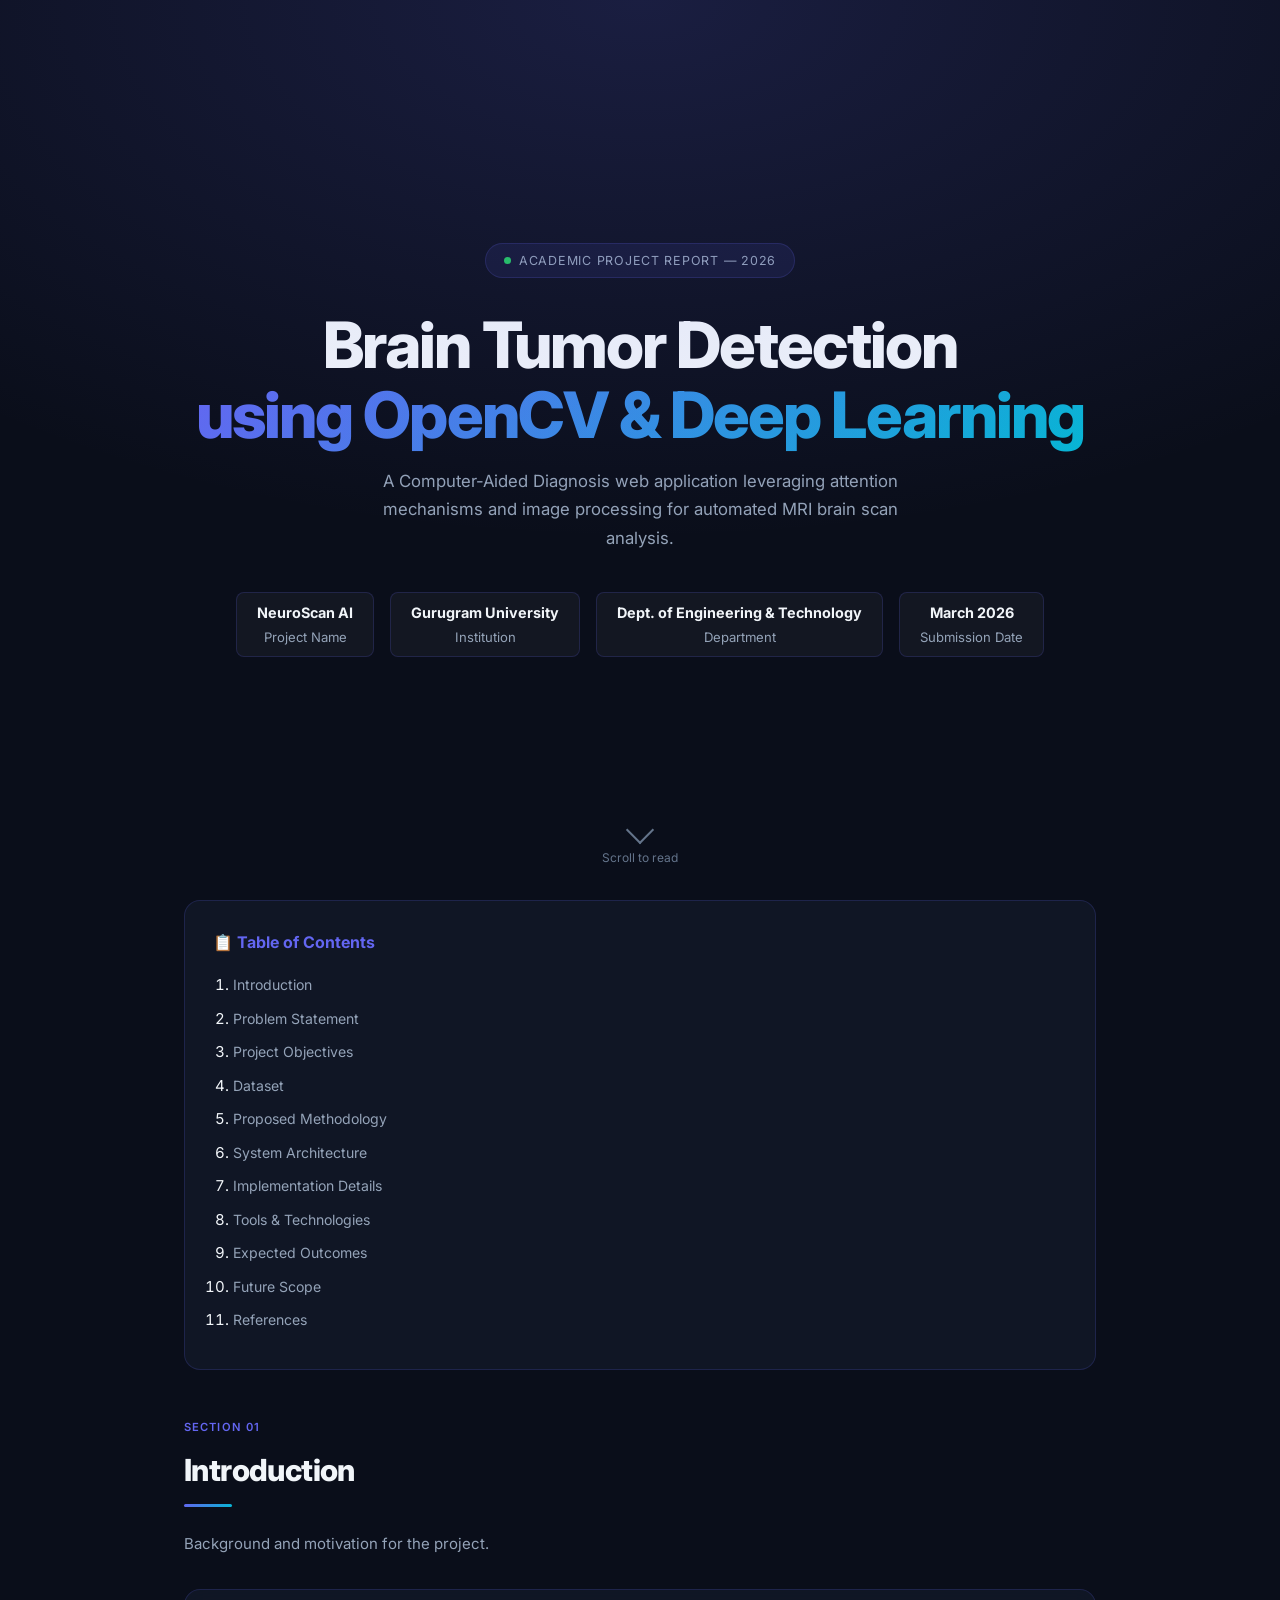
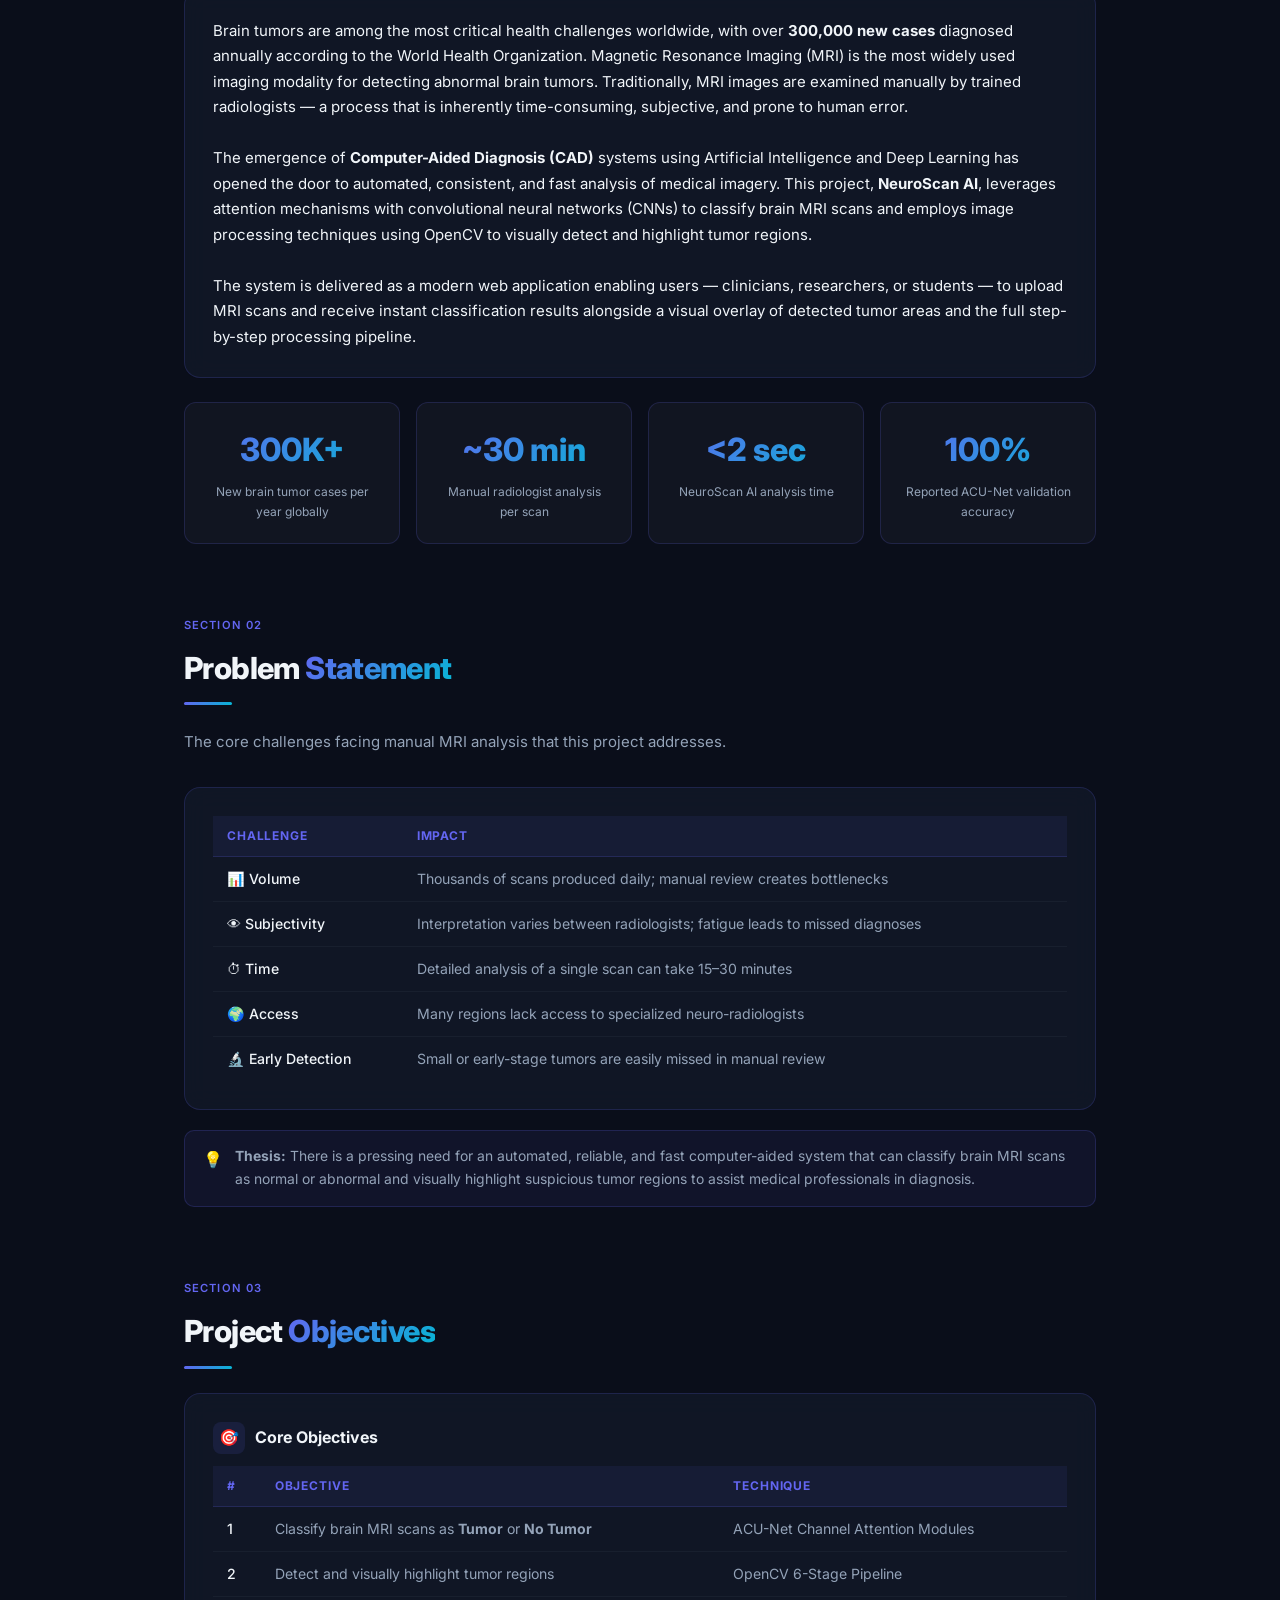
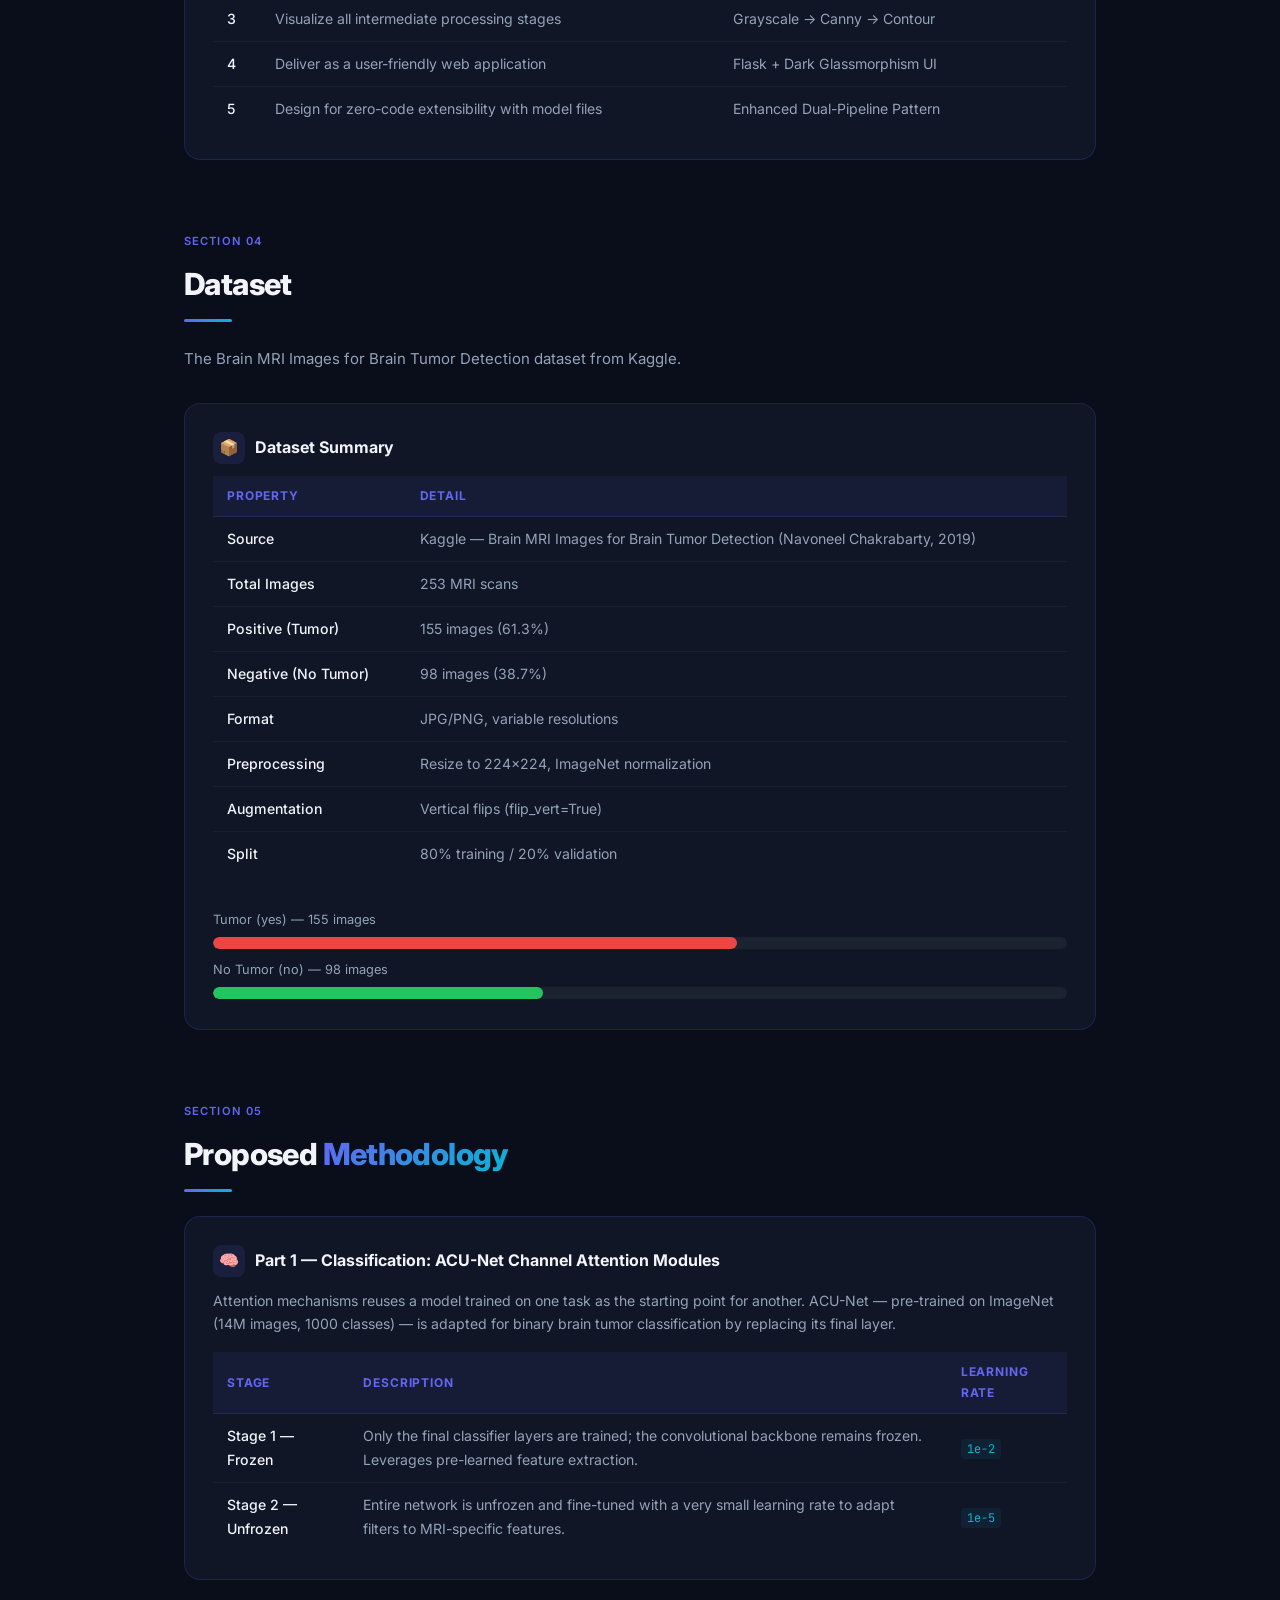
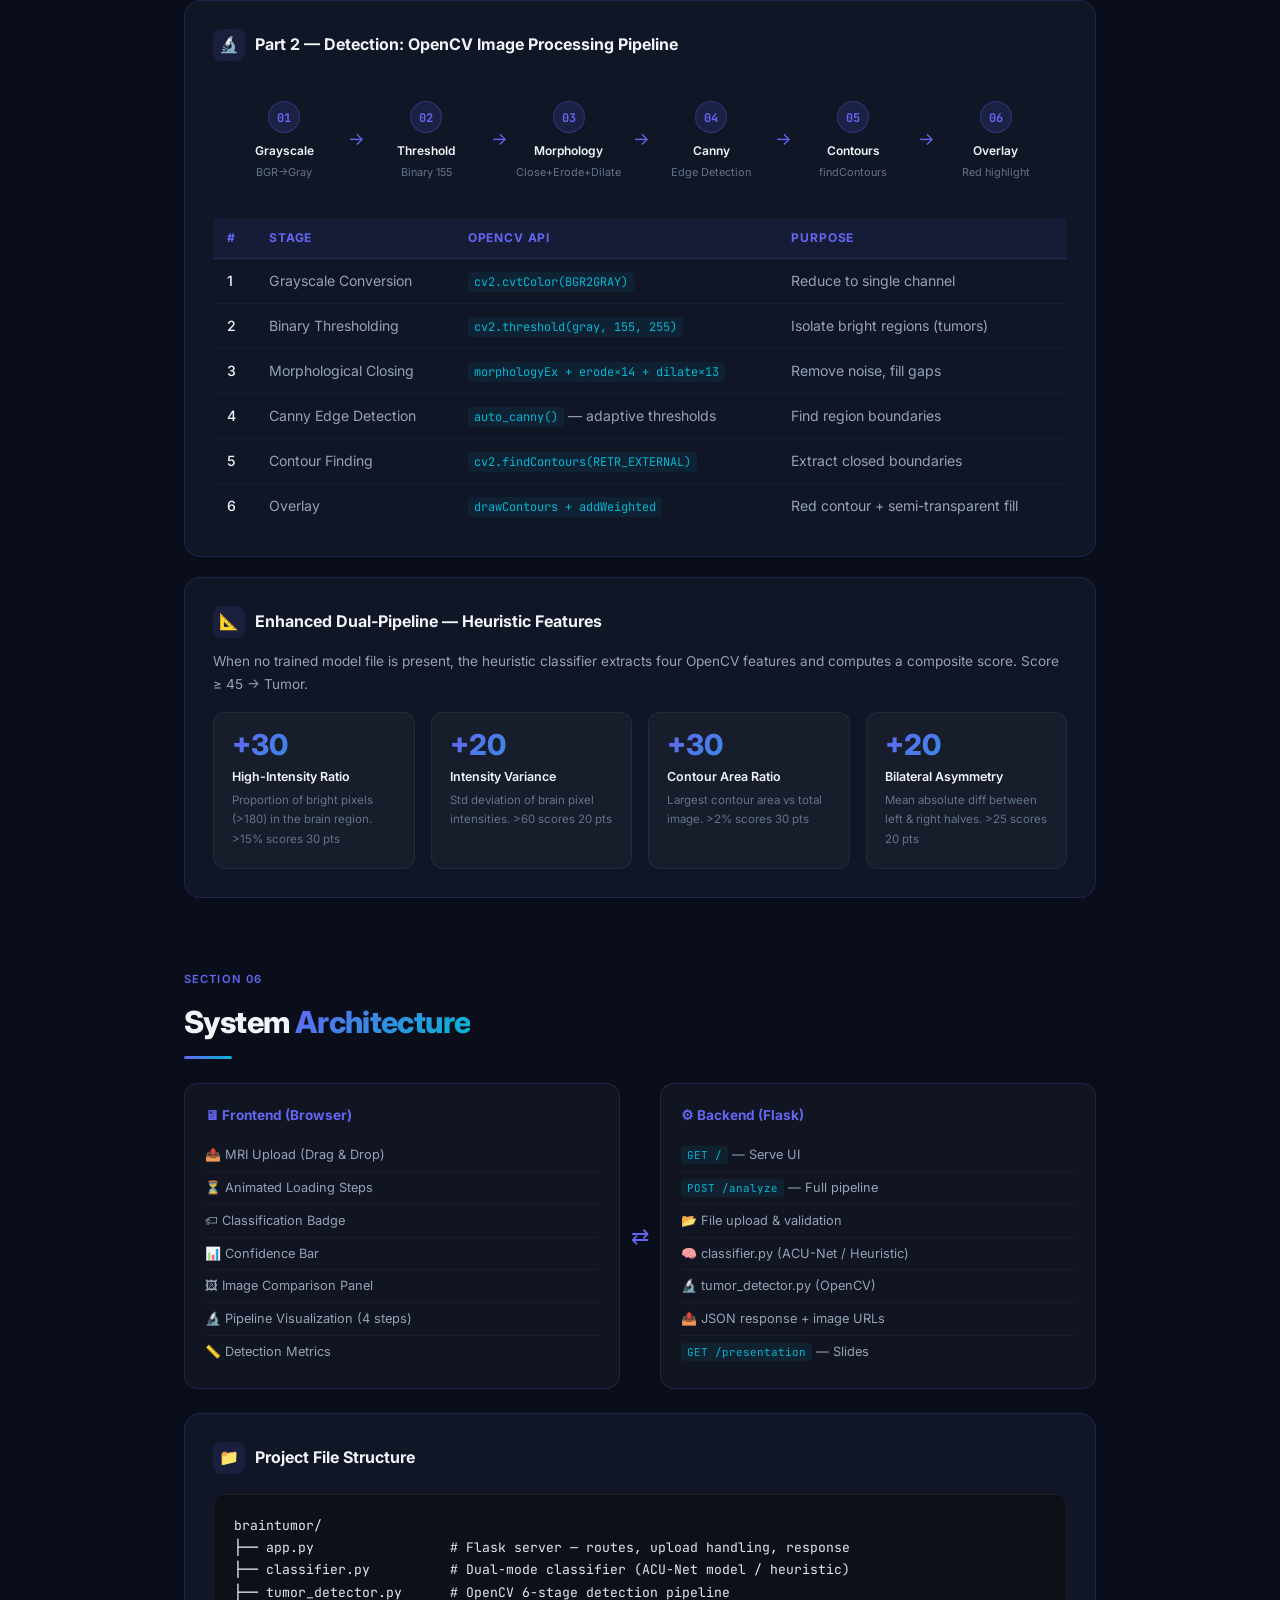
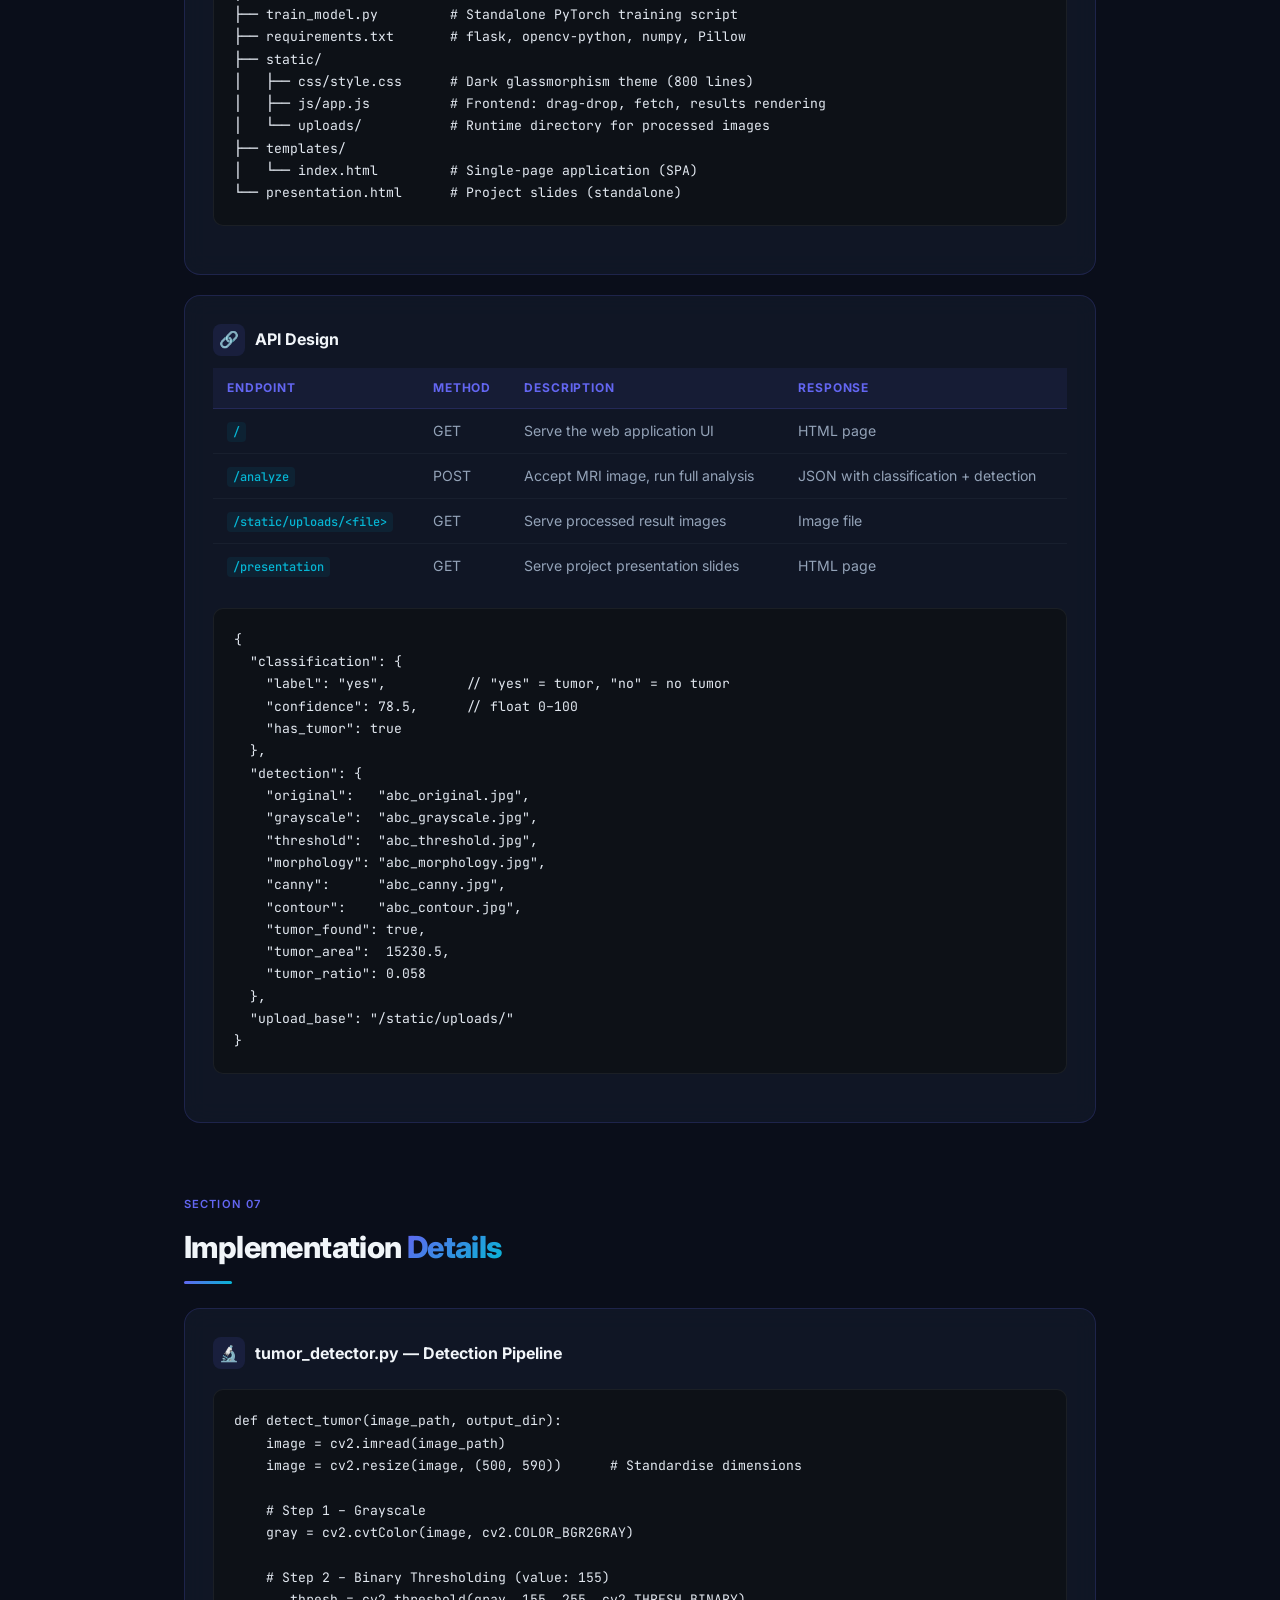
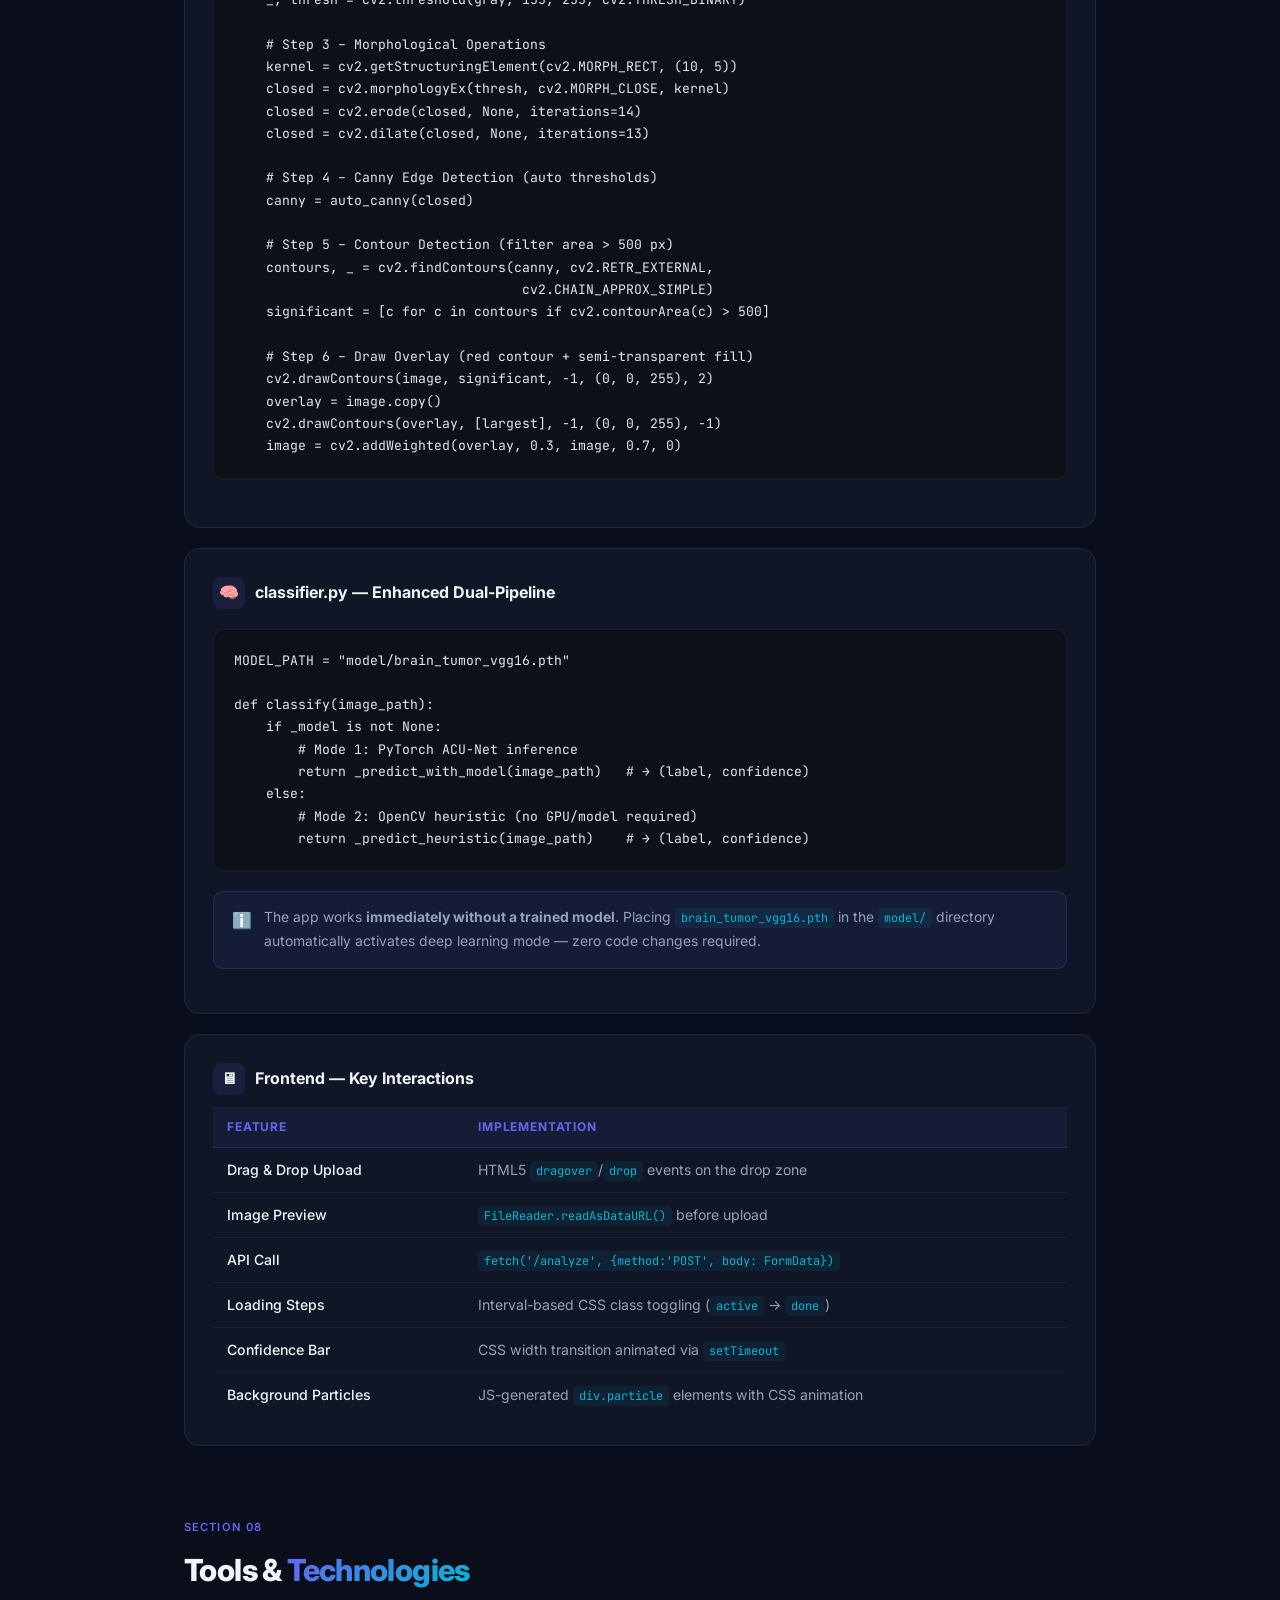
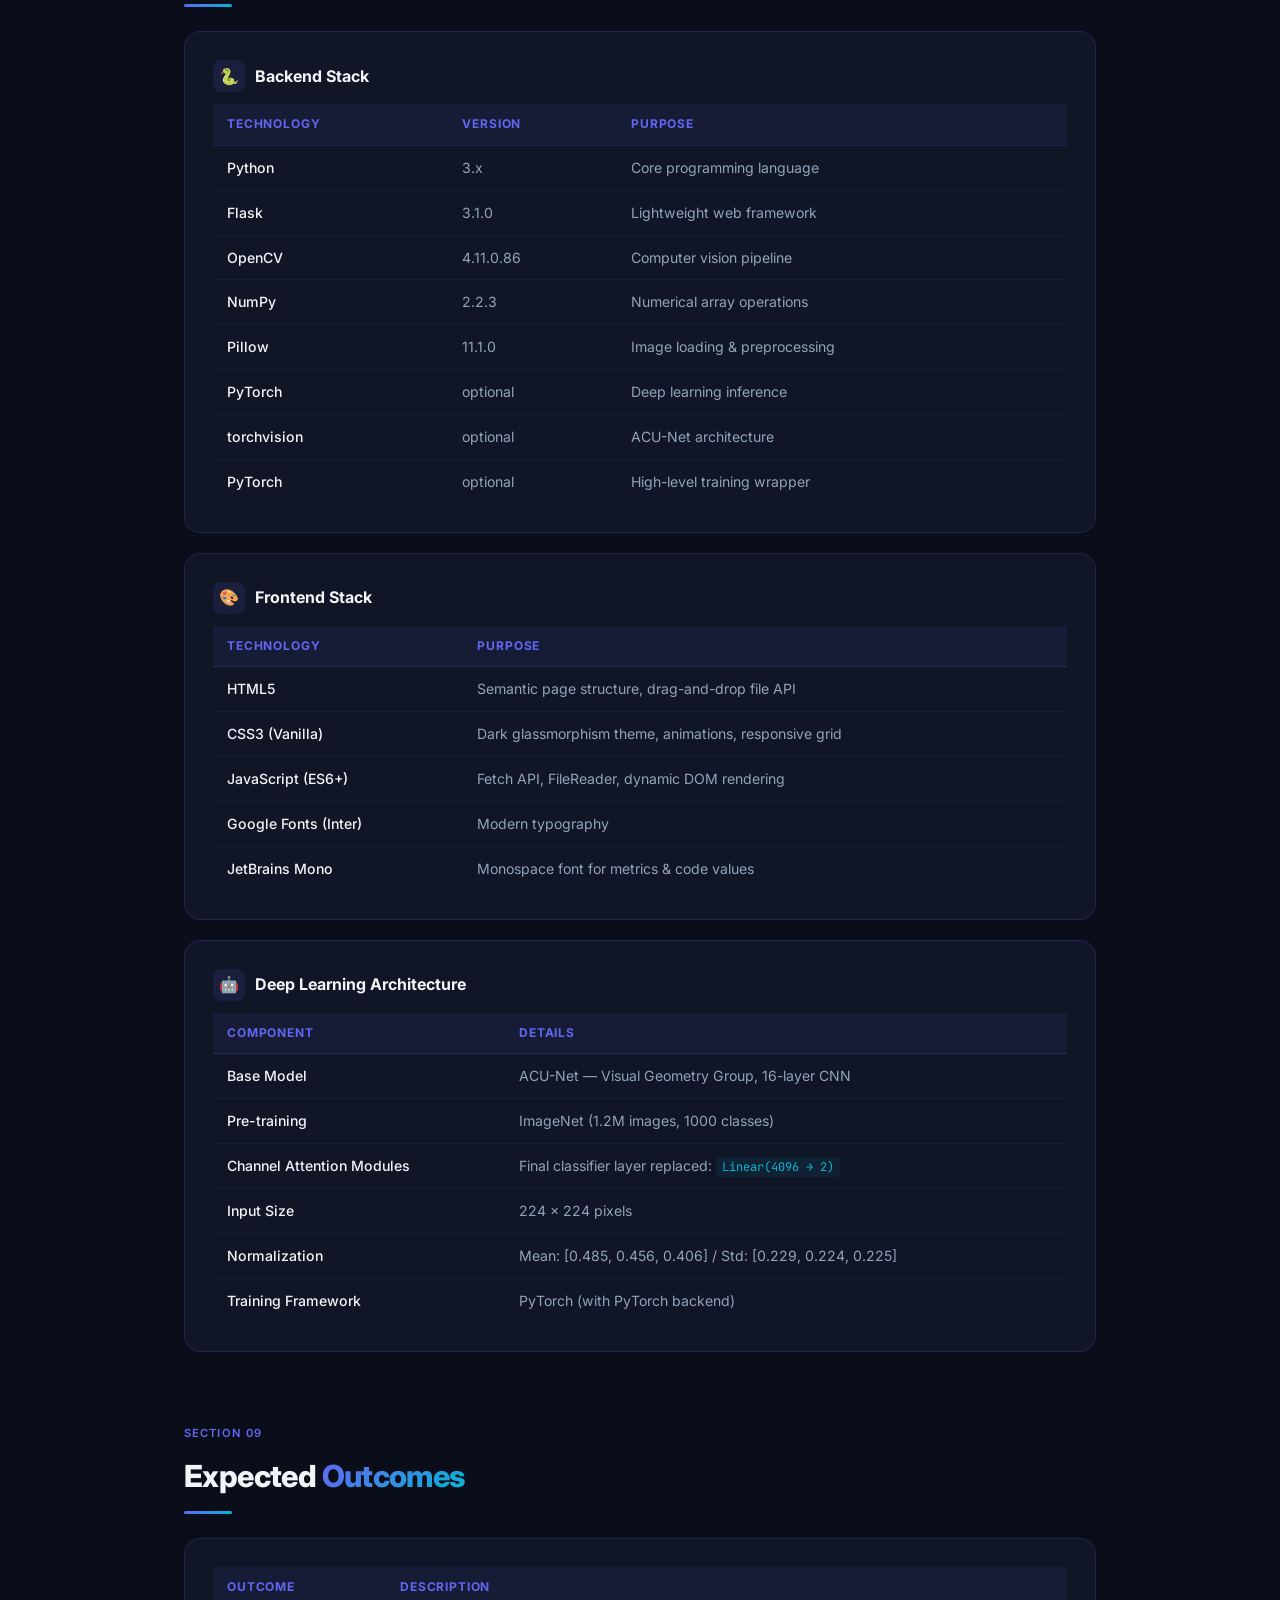
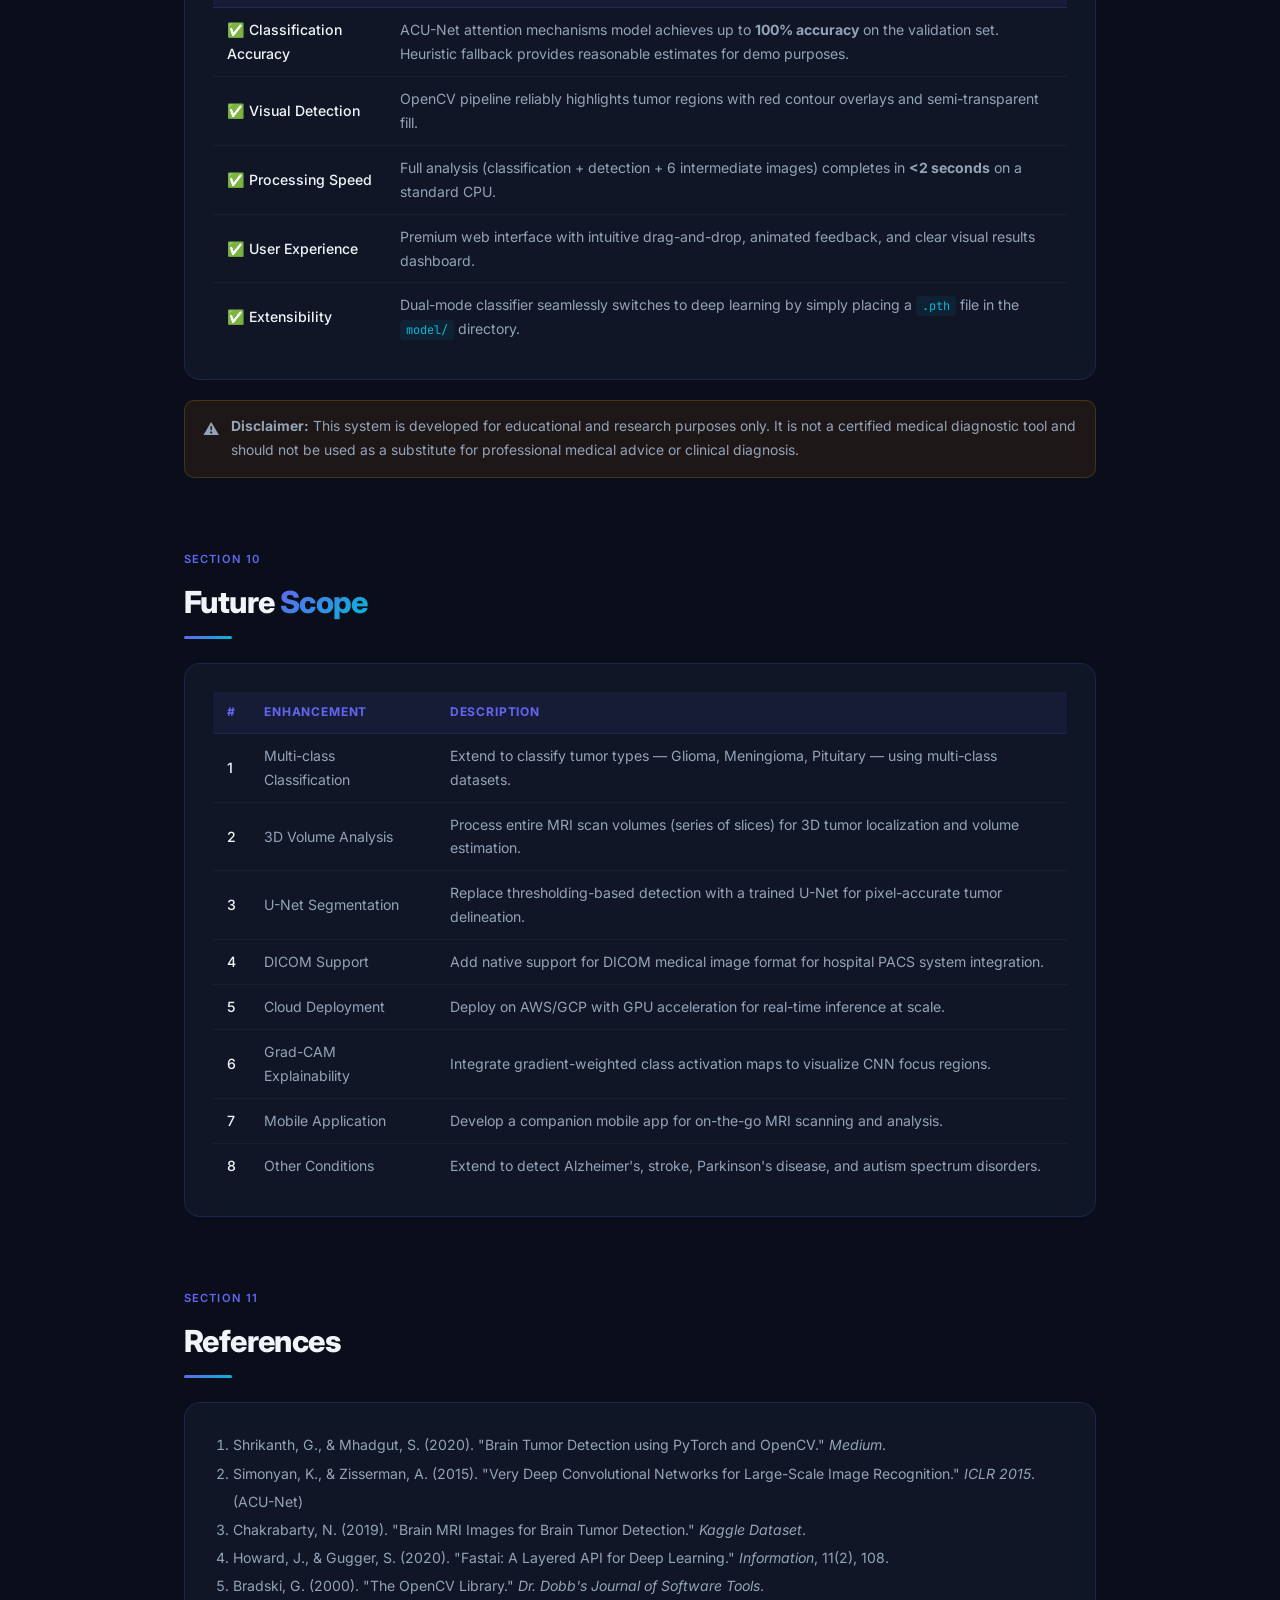
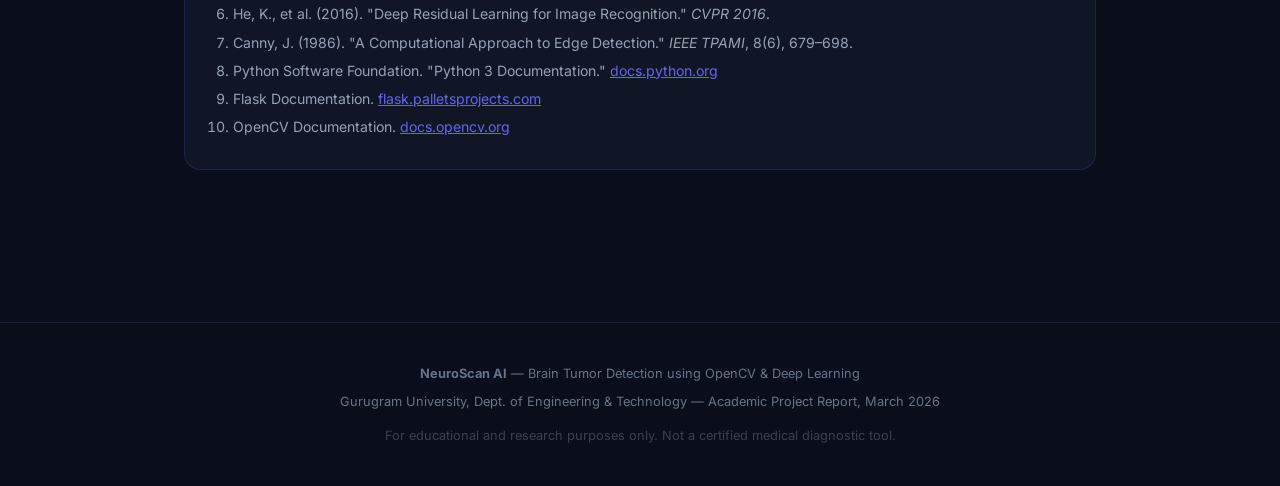
<file: report.html>
<!DOCTYPE html>
<html lang="en">
<head>
<meta charset="UTF-8">
<meta name="viewport" content="width=device-width, initial-scale=1.0">
<title>Brain Tumor Detection — Project Report</title>
<link href="https://fonts.googleapis.com/css2?family=Inter:wght@300;400;500;600;700;800&family=JetBrains+Mono:wght@400;500&display=swap" rel="stylesheet">
<style>
  :root {
    --bg: #0a0e1a; --surface: #111827; --card: rgba(17,24,39,0.9);
    --border: rgba(99,102,241,0.18); --accent: #6366f1; --cyan: #06b6d4;
    --grad: linear-gradient(135deg,#6366f1,#06b6d4);
    --text: #f1f5f9; --muted: #94a3b8; --dim: #64748b;
    --danger: #ef4444; --success: #22c55e; --warn: #f59e0b;
  }
  *,*::before,*::after{margin:0;padding:0;box-sizing:border-box;}
  html{scroll-behavior:smooth;}
  body{font-family:'Inter',sans-serif;background:var(--bg);color:var(--text);line-height:1.7;font-size:15px;}

  /* ── Cover ── */
  .cover{min-height:100vh;display:flex;flex-direction:column;align-items:center;justify-content:center;text-align:center;padding:60px 24px;position:relative;overflow:hidden;}
  .cover::before{content:'';position:absolute;inset:0;background:radial-gradient(ellipse 80% 60% at 50% 0%,rgba(99,102,241,.18),transparent);}
  .cover-badge{display:inline-flex;align-items:center;gap:8px;padding:6px 18px;border-radius:100px;background:rgba(99,102,241,.1);border:1px solid var(--border);font-size:.78rem;color:var(--muted);letter-spacing:.06em;text-transform:uppercase;margin-bottom:32px;}
  .dot{width:7px;height:7px;border-radius:50%;background:var(--success);animation:pulse 2s infinite;}
  @keyframes pulse{0%,100%{box-shadow:0 0 0 0 rgba(34,197,94,.4);}50%{box-shadow:0 0 0 6px rgba(34,197,94,0);}}
  .cover h1{font-size:clamp(2.2rem,6vw,4rem);font-weight:800;letter-spacing:-.03em;line-height:1.1;margin-bottom:16px;}
  .cover h1 span{background:var(--grad);-webkit-background-clip:text;-webkit-text-fill-color:transparent;background-clip:text;}
  .cover-sub{font-size:1.05rem;color:var(--muted);max-width:560px;margin-bottom:40px;}
  .cover-meta{display:flex;flex-wrap:wrap;gap:16px;justify-content:center;}
  .meta-chip{padding:8px 20px;border-radius:8px;background:rgba(255,255,255,.04);border:1px solid var(--border);font-size:.82rem;color:var(--muted);}
  .meta-chip strong{color:var(--text);display:block;font-size:.9rem;}
  .cover-scroll{position:absolute;bottom:32px;display:flex;flex-direction:column;align-items:center;gap:8px;color:var(--dim);font-size:.75rem;animation:bounce 2s infinite;}
  @keyframes bounce{0%,100%{transform:translateY(0);}50%{transform:translateY(6px);}}
  .arrow{width:20px;height:20px;border-right:2px solid var(--dim);border-bottom:2px solid var(--dim);transform:rotate(45deg);}

  /* ── Layout ── */
  .container{max-width:960px;margin:0 auto;padding:0 24px 80px;}
  section{margin-bottom:72px;}

  /* ── Section Headers ── */
  .sec-label{font-size:.7rem;font-weight:600;letter-spacing:.1em;text-transform:uppercase;color:var(--accent);margin-bottom:8px;}
  .sec-title{font-size:1.9rem;font-weight:800;letter-spacing:-.02em;margin-bottom:8px;}
  .sec-title span{background:var(--grad);-webkit-background-clip:text;-webkit-text-fill-color:transparent;background-clip:text;}
  .sec-divider{width:48px;height:3px;background:var(--grad);border-radius:100px;margin-bottom:24px;}
  .sec-desc{color:var(--muted);max-width:680px;margin-bottom:32px;}

  /* ── Card ── */
  .card{background:var(--card);border:1px solid var(--border);border-radius:16px;padding:28px;margin-bottom:20px;backdrop-filter:blur(12px);}
  .card-title{font-size:1rem;font-weight:700;margin-bottom:12px;display:flex;align-items:center;gap:10px;}
  .card-icon{width:32px;height:32px;border-radius:8px;background:rgba(99,102,241,.12);display:flex;align-items:center;justify-content:center;font-size:1rem;flex-shrink:0;}

  /* ── Table ── */
  table{width:100%;border-collapse:collapse;font-size:.88rem;}
  th{text-align:left;padding:10px 14px;background:rgba(99,102,241,.08);color:var(--accent);font-size:.75rem;text-transform:uppercase;letter-spacing:.07em;border-bottom:1px solid var(--border);}
  td{padding:10px 14px;border-bottom:1px solid rgba(255,255,255,.04);color:var(--muted);}
  td:first-child{color:var(--text);font-weight:500;}
  tr:last-child td{border-bottom:none;}
  tr:hover td{background:rgba(255,255,255,.02);}

  /* ── Code ── */
  pre{background:#0d1117;border:1px solid rgba(255,255,255,.06);border-radius:10px;padding:20px;overflow-x:auto;font-family:'JetBrains Mono',monospace;font-size:.82rem;color:#e2e8f0;margin:20px 0;line-height:1.7;}
  code{font-family:'JetBrains Mono',monospace;font-size:.85em;color:var(--cyan);background:rgba(6,182,212,.08);padding:2px 6px;border-radius:4px;}

  /* ── Pipeline Steps ── */
  .pipeline{display:flex;gap:0;flex-wrap:wrap;margin:24px 0;}
  .pipe-step{flex:1;min-width:110px;text-align:center;position:relative;padding:16px 8px 12px;}
  .pipe-step::after{content:'→';position:absolute;right:-10px;top:50%;transform:translateY(-50%);color:var(--accent);font-size:1.1rem;z-index:1;}
  .pipe-step:last-child::after{display:none;}
  .pipe-num{display:inline-block;width:32px;height:32px;border-radius:50%;background:rgba(99,102,241,.15);border:1.5px solid rgba(99,102,241,.3);line-height:32px;font-size:.75rem;font-weight:700;color:var(--accent);margin-bottom:8px;font-family:'JetBrains Mono',monospace;}
  .pipe-label{font-size:.75rem;font-weight:600;color:var(--text);margin-bottom:2px;}
  .pipe-sub{font-size:.68rem;color:var(--dim);}

  /* ── Feature Scores ── */
  .feature-grid{display:grid;grid-template-columns:repeat(auto-fit,minmax(200px,1fr));gap:16px;margin-top:16px;}
  .feat{padding:18px;border-radius:12px;background:rgba(255,255,255,.03);border:1px solid rgba(255,255,255,.06);}
  .feat-score{font-size:1.8rem;font-weight:800;background:var(--grad);-webkit-background-clip:text;-webkit-text-fill-color:transparent;background-clip:text;line-height:1;}
  .feat-label{font-size:.78rem;font-weight:600;color:var(--text);margin:6px 0 4px;}
  .feat-desc{font-size:.72rem;color:var(--dim);}

  /* ── Stat Cards ── */
  .stats{display:grid;grid-template-columns:repeat(auto-fit,minmax(160px,1fr));gap:16px;margin:24px 0;}
  .stat{padding:20px;border-radius:12px;background:rgba(255,255,255,.03);border:1px solid var(--border);text-align:center;}
  .stat-num{font-size:2rem;font-weight:800;background:var(--grad);-webkit-background-clip:text;-webkit-text-fill-color:transparent;background-clip:text;}
  .stat-label{font-size:.75rem;color:var(--muted);margin-top:4px;}

  /* ── Alert ── */
  .alert{padding:14px 18px;border-radius:10px;font-size:.87rem;margin:16px 0;display:flex;gap:12px;align-items:flex-start;}
  .alert-info{background:rgba(99,102,241,.08);border:1px solid rgba(99,102,241,.2);color:var(--muted);}
  .alert-warn{background:rgba(245,158,11,.08);border:1px solid rgba(245,158,11,.2);color:var(--muted);}
  .alert-success{background:rgba(34,197,94,.08);border:1px solid rgba(34,197,94,.2);color:var(--muted);}
  .alert-icon{font-size:1rem;flex-shrink:0;margin-top:1px;}

  /* ── Arch Diagram ── */
  .arch{display:grid;grid-template-columns:1fr 40px 1fr;gap:0;align-items:center;margin:24px 0;}
  .arch-box{background:rgba(255,255,255,.03);border:1px solid var(--border);border-radius:14px;padding:20px;}
  .arch-box h4{font-size:.85rem;font-weight:700;margin-bottom:12px;color:var(--accent);}
  .arch-item{font-size:.8rem;color:var(--muted);padding:5px 0;border-bottom:1px solid rgba(255,255,255,.04);}
  .arch-item:last-child{border:none;}
  .arch-arrow{text-align:center;font-size:1.4rem;color:var(--accent);}

  /* ── TOC ── */
  .toc{background:var(--card);border:1px solid var(--border);border-radius:16px;padding:28px;margin-bottom:48px;}
  .toc h3{font-size:1rem;font-weight:700;margin-bottom:16px;color:var(--accent);}
  .toc ol{padding-left:20px;}
  .toc li{margin-bottom:8px;}
  .toc a{color:var(--muted);text-decoration:none;font-size:.88rem;transition:.2s;}
  .toc a:hover{color:var(--text);}

  /* ── Dataset ── */
  .ds-bar{height:12px;border-radius:100px;background:rgba(255,255,255,.05);margin:6px 0 2px;overflow:hidden;}
  .ds-fill{height:100%;border-radius:100px;}

  /* ── Footer ── */
  footer{text-align:center;padding:40px 24px;border-top:1px solid var(--border);color:var(--dim);font-size:.8rem;}
  footer p+p{margin-top:6px;}

  /* ── Print ── */
  @media print{
    body{background:#fff;color:#111;}
    .cover{min-height:auto;page-break-after:always;}
    .card,.toc{border:1px solid #ddd;background:#fff;}
  }
  @media(max-width:640px){
    .arch{grid-template-columns:1fr;}.arch-arrow{transform:rotate(90deg);}
    .pipe-step::after{display:none;}
  }
</style>
</head>
<body>

<!-- ══════════════════ COVER ══════════════════ -->
<div class="cover">
  <div class="cover-badge"><span class="dot"></span>Academic Project Report — 2026</div>
  <h1>Brain Tumor Detection<br><span>using OpenCV &amp; Deep Learning</span></h1>
  <p class="cover-sub">A Computer-Aided Diagnosis web application leveraging attention mechanisms and image processing for automated MRI brain scan analysis.</p>
  <div class="cover-meta">
    <div class="meta-chip"><strong>NeuroScan AI</strong>Project Name</div>
    <div class="meta-chip"><strong>Gurugram University</strong>Institution</div>
    <div class="meta-chip"><strong>Dept. of Engineering &amp; Technology</strong>Department</div>
    <div class="meta-chip"><strong>March 2026</strong>Submission Date</div>
  </div>
  <div class="cover-scroll"><div class="arrow"></div>Scroll to read</div>
</div>

<!-- ══════════════════ MAIN ══════════════════ -->
<div class="container">

  <!-- TABLE OF CONTENTS -->
  <div class="toc">
    <h3>📋 Table of Contents</h3>
    <ol>
      <li><a href="#intro">Introduction</a></li>
      <li><a href="#problem">Problem Statement</a></li>
      <li><a href="#objectives">Project Objectives</a></li>
      <li><a href="#dataset">Dataset</a></li>
      <li><a href="#methodology">Proposed Methodology</a></li>
      <li><a href="#architecture">System Architecture</a></li>
      <li><a href="#implementation">Implementation Details</a></li>
      <li><a href="#tech">Tools &amp; Technologies</a></li>
      <li><a href="#outcomes">Expected Outcomes</a></li>
      <li><a href="#future">Future Scope</a></li>
      <li><a href="#references">References</a></li>
    </ol>
  </div>

  <!-- 1. INTRODUCTION -->
  <section id="intro">
    <p class="sec-label">Section 01</p>
    <h2 class="sec-title">Introduction</h2>
    <div class="sec-divider"></div>
    <p class="sec-desc">Background and motivation for the project.</p>

    <div class="card">
      <p>Brain tumors are among the most critical health challenges worldwide, with over <strong>300,000 new cases</strong> diagnosed annually according to the World Health Organization. Magnetic Resonance Imaging (MRI) is the most widely used imaging modality for detecting abnormal brain tumors. Traditionally, MRI images are examined manually by trained radiologists — a process that is inherently time-consuming, subjective, and prone to human error.</p>
      <br>
      <p>The emergence of <strong>Computer-Aided Diagnosis (CAD)</strong> systems using Artificial Intelligence and Deep Learning has opened the door to automated, consistent, and fast analysis of medical imagery. This project, <strong>NeuroScan AI</strong>, leverages attention mechanisms with convolutional neural networks (CNNs) to classify brain MRI scans and employs image processing techniques using OpenCV to visually detect and highlight tumor regions.</p>
      <br>
      <p>The system is delivered as a modern web application enabling users — clinicians, researchers, or students — to upload MRI scans and receive instant classification results alongside a visual overlay of detected tumor areas and the full step-by-step processing pipeline.</p>
    </div>

    <div class="stats">
      <div class="stat"><div class="stat-num">300K+</div><div class="stat-label">New brain tumor cases per year globally</div></div>
      <div class="stat"><div class="stat-num">~30 min</div><div class="stat-label">Manual radiologist analysis per scan</div></div>
      <div class="stat"><div class="stat-num">&lt;2 sec</div><div class="stat-label">NeuroScan AI analysis time</div></div>
      <div class="stat"><div class="stat-num">100%</div><div class="stat-label">Reported ACU-Net validation accuracy</div></div>
    </div>
  </section>

  <!-- 2. PROBLEM STATEMENT -->
  <section id="problem">
    <p class="sec-label">Section 02</p>
    <h2 class="sec-title">Problem <span>Statement</span></h2>
    <div class="sec-divider"></div>
    <p class="sec-desc">The core challenges facing manual MRI analysis that this project addresses.</p>

    <div class="card">
      <table>
        <thead><tr><th>Challenge</th><th>Impact</th></tr></thead>
        <tbody>
          <tr><td>📊 Volume</td><td>Thousands of scans produced daily; manual review creates bottlenecks</td></tr>
          <tr><td>👁 Subjectivity</td><td>Interpretation varies between radiologists; fatigue leads to missed diagnoses</td></tr>
          <tr><td>⏱ Time</td><td>Detailed analysis of a single scan can take 15–30 minutes</td></tr>
          <tr><td>🌍 Access</td><td>Many regions lack access to specialized neuro-radiologists</td></tr>
          <tr><td>🔬 Early Detection</td><td>Small or early-stage tumors are easily missed in manual review</td></tr>
        </tbody>
      </table>
    </div>

    <div class="alert alert-info">
      <span class="alert-icon">💡</span>
      <span><strong>Thesis:</strong> There is a pressing need for an automated, reliable, and fast computer-aided system that can classify brain MRI scans as normal or abnormal and visually highlight suspicious tumor regions to assist medical professionals in diagnosis.</span>
    </div>
  </section>

  <!-- 3. OBJECTIVES -->
  <section id="objectives">
    <p class="sec-label">Section 03</p>
    <h2 class="sec-title">Project <span>Objectives</span></h2>
    <div class="sec-divider"></div>

    <div class="card">
      <div class="card-title"><div class="card-icon">🎯</div>Core Objectives</div>
      <table>
        <thead><tr><th>#</th><th>Objective</th><th>Technique</th></tr></thead>
        <tbody>
          <tr><td>1</td><td>Classify brain MRI scans as <strong>Tumor</strong> or <strong>No Tumor</strong></td><td>ACU-Net Channel Attention Modules</td></tr>
          <tr><td>2</td><td>Detect and visually highlight tumor regions</td><td>OpenCV 6-Stage Pipeline</td></tr>
          <tr><td>3</td><td>Visualize all intermediate processing stages</td><td>Grayscale → Canny → Contour</td></tr>
          <tr><td>4</td><td>Deliver as a user-friendly web application</td><td>Flask + Dark Glassmorphism UI</td></tr>
          <tr><td>5</td><td>Design for zero-code extensibility with model files</td><td>Enhanced Dual-Pipeline Pattern</td></tr>
        </tbody>
      </table>
    </div>
  </section>

  <!-- 4. DATASET -->
  <section id="dataset">
    <p class="sec-label">Section 04</p>
    <h2 class="sec-title">Dataset</h2>
    <div class="sec-divider"></div>
    <p class="sec-desc">The Brain MRI Images for Brain Tumor Detection dataset from Kaggle.</p>

    <div class="card">
      <div class="card-title"><div class="card-icon">📦</div>Dataset Summary</div>
      <table>
        <thead><tr><th>Property</th><th>Detail</th></tr></thead>
        <tbody>
          <tr><td>Source</td><td>Kaggle — Brain MRI Images for Brain Tumor Detection (Navoneel Chakrabarty, 2019)</td></tr>
          <tr><td>Total Images</td><td>253 MRI scans</td></tr>
          <tr><td>Positive (Tumor)</td><td>155 images (61.3%)</td></tr>
          <tr><td>Negative (No Tumor)</td><td>98 images (38.7%)</td></tr>
          <tr><td>Format</td><td>JPG/PNG, variable resolutions</td></tr>
          <tr><td>Preprocessing</td><td>Resize to 224×224, ImageNet normalization</td></tr>
          <tr><td>Augmentation</td><td>Vertical flips (flip_vert=True)</td></tr>
          <tr><td>Split</td><td>80% training / 20% validation</td></tr>
        </tbody>
      </table>
      <br>
      <div style="margin-top:8px;">
        <div style="font-size:.8rem;color:var(--muted);margin-bottom:4px;">Tumor (yes) — 155 images</div>
        <div class="ds-bar"><div class="ds-fill" style="width:61.3%;background:var(--danger);"></div></div>
        <div style="font-size:.8rem;color:var(--muted);margin:10px 0 4px;">No Tumor (no) — 98 images</div>
        <div class="ds-bar"><div class="ds-fill" style="width:38.7%;background:var(--success);"></div></div>
      </div>
    </div>
  </section>

  <!-- 5. METHODOLOGY -->
  <section id="methodology">
    <p class="sec-label">Section 05</p>
    <h2 class="sec-title">Proposed <span>Methodology</span></h2>
    <div class="sec-divider"></div>

    <div class="card" style="margin-bottom:20px;">
      <div class="card-title"><div class="card-icon">🧠</div>Part 1 — Classification: ACU-Net Channel Attention Modules</div>
      <p style="color:var(--muted);font-size:.88rem;margin-bottom:16px;">Attention mechanisms reuses a model trained on one task as the starting point for another. ACU-Net — pre-trained on ImageNet (14M images, 1000 classes) — is adapted for binary brain tumor classification by replacing its final layer.</p>
      <table>
        <thead><tr><th>Stage</th><th>Description</th><th>Learning Rate</th></tr></thead>
        <tbody>
          <tr><td>Stage 1 — Frozen</td><td>Only the final classifier layers are trained; the convolutional backbone remains frozen. Leverages pre-learned feature extraction.</td><td><code>1e-2</code></td></tr>
          <tr><td>Stage 2 — Unfrozen</td><td>Entire network is unfrozen and fine-tuned with a very small learning rate to adapt filters to MRI-specific features.</td><td><code>1e-5</code></td></tr>
        </tbody>
      </table>
    </div>

    <div class="card">
      <div class="card-title"><div class="card-icon">🔬</div>Part 2 — Detection: OpenCV Image Processing Pipeline</div>
      <div class="pipeline">
        <div class="pipe-step"><div class="pipe-num">01</div><div class="pipe-label">Grayscale</div><div class="pipe-sub">BGR→Gray</div></div>
        <div class="pipe-step"><div class="pipe-num">02</div><div class="pipe-label">Threshold</div><div class="pipe-sub">Binary 155</div></div>
        <div class="pipe-step"><div class="pipe-num">03</div><div class="pipe-label">Morphology</div><div class="pipe-sub">Close+Erode+Dilate</div></div>
        <div class="pipe-step"><div class="pipe-num">04</div><div class="pipe-label">Canny</div><div class="pipe-sub">Edge Detection</div></div>
        <div class="pipe-step"><div class="pipe-num">05</div><div class="pipe-label">Contours</div><div class="pipe-sub">findContours</div></div>
        <div class="pipe-step"><div class="pipe-num">06</div><div class="pipe-label">Overlay</div><div class="pipe-sub">Red highlight</div></div>
      </div>
      <table>
        <thead><tr><th>#</th><th>Stage</th><th>OpenCV API</th><th>Purpose</th></tr></thead>
        <tbody>
          <tr><td>1</td><td>Grayscale Conversion</td><td><code>cv2.cvtColor(BGR2GRAY)</code></td><td>Reduce to single channel</td></tr>
          <tr><td>2</td><td>Binary Thresholding</td><td><code>cv2.threshold(gray, 155, 255)</code></td><td>Isolate bright regions (tumors)</td></tr>
          <tr><td>3</td><td>Morphological Closing</td><td><code>morphologyEx + erode×14 + dilate×13</code></td><td>Remove noise, fill gaps</td></tr>
          <tr><td>4</td><td>Canny Edge Detection</td><td><code>auto_canny()</code> — adaptive thresholds</td><td>Find region boundaries</td></tr>
          <tr><td>5</td><td>Contour Finding</td><td><code>cv2.findContours(RETR_EXTERNAL)</code></td><td>Extract closed boundaries</td></tr>
          <tr><td>6</td><td>Overlay</td><td><code>drawContours + addWeighted</code></td><td>Red contour + semi-transparent fill</td></tr>
        </tbody>
      </table>
    </div>

    <div class="card">
      <div class="card-title"><div class="card-icon">📐</div>Enhanced Dual-Pipeline — Heuristic Features</div>
      <p style="color:var(--muted);font-size:.85rem;margin-bottom:16px;">When no trained model file is present, the heuristic classifier extracts four OpenCV features and computes a composite score. Score ≥ 45 → Tumor.</p>
      <div class="feature-grid">
        <div class="feat"><div class="feat-score">+30</div><div class="feat-label">High-Intensity Ratio</div><div class="feat-desc">Proportion of bright pixels (&gt;180) in the brain region. &gt;15% scores 30 pts</div></div>
        <div class="feat"><div class="feat-score">+20</div><div class="feat-label">Intensity Variance</div><div class="feat-desc">Std deviation of brain pixel intensities. &gt;60 scores 20 pts</div></div>
        <div class="feat"><div class="feat-score">+30</div><div class="feat-label">Contour Area Ratio</div><div class="feat-desc">Largest contour area vs total image. &gt;2% scores 30 pts</div></div>
        <div class="feat"><div class="feat-score">+20</div><div class="feat-label">Bilateral Asymmetry</div><div class="feat-desc">Mean absolute diff between left &amp; right halves. &gt;25 scores 20 pts</div></div>
      </div>
    </div>
  </section>

  <!-- 6. ARCHITECTURE -->
  <section id="architecture">
    <p class="sec-label">Section 06</p>
    <h2 class="sec-title">System <span>Architecture</span></h2>
    <div class="sec-divider"></div>

    <div class="arch">
      <div class="arch-box">
        <h4>🖥 Frontend (Browser)</h4>
        <div class="arch-item">📤 MRI Upload (Drag &amp; Drop)</div>
        <div class="arch-item">⏳ Animated Loading Steps</div>
        <div class="arch-item">🏷 Classification Badge</div>
        <div class="arch-item">📊 Confidence Bar</div>
        <div class="arch-item">🖼 Image Comparison Panel</div>
        <div class="arch-item">🔬 Pipeline Visualization (4 steps)</div>
        <div class="arch-item">📏 Detection Metrics</div>
      </div>
      <div class="arch-arrow">⇄</div>
      <div class="arch-box">
        <h4>⚙ Backend (Flask)</h4>
        <div class="arch-item"><code>GET /</code> — Serve UI</div>
        <div class="arch-item"><code>POST /analyze</code> — Full pipeline</div>
        <div class="arch-item">📂 File upload &amp; validation</div>
        <div class="arch-item">🧠 classifier.py (ACU-Net / Heuristic)</div>
        <div class="arch-item">🔬 tumor_detector.py (OpenCV)</div>
        <div class="arch-item">📤 JSON response + image URLs</div>
        <div class="arch-item"><code>GET /presentation</code> — Slides</div>
      </div>
    </div>

    <div class="card">
      <div class="card-title"><div class="card-icon">📁</div>Project File Structure</div>
      <pre>braintumor/
├── app.py                 # Flask server — routes, upload handling, response
├── classifier.py          # Dual-mode classifier (ACU-Net model / heuristic)
├── tumor_detector.py      # OpenCV 6-stage detection pipeline
├── train_model.py         # Standalone PyTorch training script
├── requirements.txt       # flask, opencv-python, numpy, Pillow
├── static/
│   ├── css/style.css      # Dark glassmorphism theme (800 lines)
│   ├── js/app.js          # Frontend: drag-drop, fetch, results rendering
│   └── uploads/           # Runtime directory for processed images
├── templates/
│   └── index.html         # Single-page application (SPA)
└── presentation.html      # Project slides (standalone)</pre>
    </div>

    <div class="card">
      <div class="card-title"><div class="card-icon">🔗</div>API Design</div>
      <table>
        <thead><tr><th>Endpoint</th><th>Method</th><th>Description</th><th>Response</th></tr></thead>
        <tbody>
          <tr><td><code>/</code></td><td>GET</td><td>Serve the web application UI</td><td>HTML page</td></tr>
          <tr><td><code>/analyze</code></td><td>POST</td><td>Accept MRI image, run full analysis</td><td>JSON with classification + detection</td></tr>
          <tr><td><code>/static/uploads/&lt;file&gt;</code></td><td>GET</td><td>Serve processed result images</td><td>Image file</td></tr>
          <tr><td><code>/presentation</code></td><td>GET</td><td>Serve project presentation slides</td><td>HTML page</td></tr>
        </tbody>
      </table>
      <pre>{
  "classification": {
    "label": "yes",          // "yes" = tumor, "no" = no tumor
    "confidence": 78.5,      // float 0–100
    "has_tumor": true
  },
  "detection": {
    "original":   "abc_original.jpg",
    "grayscale":  "abc_grayscale.jpg",
    "threshold":  "abc_threshold.jpg",
    "morphology": "abc_morphology.jpg",
    "canny":      "abc_canny.jpg",
    "contour":    "abc_contour.jpg",
    "tumor_found": true,
    "tumor_area":  15230.5,
    "tumor_ratio": 0.058
  },
  "upload_base": "/static/uploads/"
}</pre>
    </div>
  </section>

  <!-- 7. IMPLEMENTATION -->
  <section id="implementation">
    <p class="sec-label">Section 07</p>
    <h2 class="sec-title">Implementation <span>Details</span></h2>
    <div class="sec-divider"></div>

    <div class="card">
      <div class="card-title"><div class="card-icon">🔬</div>tumor_detector.py — Detection Pipeline</div>
      <pre>def detect_tumor(image_path, output_dir):
    image = cv2.imread(image_path)
    image = cv2.resize(image, (500, 590))      # Standardise dimensions

    # Step 1 – Grayscale
    gray = cv2.cvtColor(image, cv2.COLOR_BGR2GRAY)

    # Step 2 – Binary Thresholding (value: 155)
    _, thresh = cv2.threshold(gray, 155, 255, cv2.THRESH_BINARY)

    # Step 3 – Morphological Operations
    kernel = cv2.getStructuringElement(cv2.MORPH_RECT, (10, 5))
    closed = cv2.morphologyEx(thresh, cv2.MORPH_CLOSE, kernel)
    closed = cv2.erode(closed, None, iterations=14)
    closed = cv2.dilate(closed, None, iterations=13)

    # Step 4 – Canny Edge Detection (auto thresholds)
    canny = auto_canny(closed)

    # Step 5 – Contour Detection (filter area > 500 px)
    contours, _ = cv2.findContours(canny, cv2.RETR_EXTERNAL,
                                    cv2.CHAIN_APPROX_SIMPLE)
    significant = [c for c in contours if cv2.contourArea(c) > 500]

    # Step 6 – Draw Overlay (red contour + semi-transparent fill)
    cv2.drawContours(image, significant, -1, (0, 0, 255), 2)
    overlay = image.copy()
    cv2.drawContours(overlay, [largest], -1, (0, 0, 255), -1)
    image = cv2.addWeighted(overlay, 0.3, image, 0.7, 0)</pre>
    </div>

    <div class="card">
      <div class="card-title"><div class="card-icon">🧠</div>classifier.py — Enhanced Dual-Pipeline</div>
      <pre>MODEL_PATH = "model/brain_tumor_vgg16.pth"

def classify(image_path):
    if _model is not None:
        # Mode 1: PyTorch ACU-Net inference
        return _predict_with_model(image_path)   # → (label, confidence)
    else:
        # Mode 2: OpenCV heuristic (no GPU/model required)
        return _predict_heuristic(image_path)    # → (label, confidence)</pre>
      <div class="alert alert-info" style="margin-top:12px;">
        <span class="alert-icon">ℹ️</span>
        <span>The app works <strong>immediately without a trained model</strong>. Placing <code>brain_tumor_vgg16.pth</code> in the <code>model/</code> directory automatically activates deep learning mode — zero code changes required.</span>
      </div>
    </div>

    <div class="card">
      <div class="card-title"><div class="card-icon">🖥</div>Frontend — Key Interactions</div>
      <table>
        <thead><tr><th>Feature</th><th>Implementation</th></tr></thead>
        <tbody>
          <tr><td>Drag &amp; Drop Upload</td><td>HTML5 <code>dragover</code>/<code>drop</code> events on the drop zone</td></tr>
          <tr><td>Image Preview</td><td><code>FileReader.readAsDataURL()</code> before upload</td></tr>
          <tr><td>API Call</td><td><code>fetch('/analyze', {method:'POST', body: FormData})</code></td></tr>
          <tr><td>Loading Steps</td><td>Interval-based CSS class toggling (<code>active</code> → <code>done</code>)</td></tr>
          <tr><td>Confidence Bar</td><td>CSS width transition animated via <code>setTimeout</code></td></tr>
          <tr><td>Background Particles</td><td>JS-generated <code>div.particle</code> elements with CSS animation</td></tr>
        </tbody>
      </table>
    </div>
  </section>

  <!-- 8. TOOLS -->
  <section id="tech">
    <p class="sec-label">Section 08</p>
    <h2 class="sec-title">Tools &amp; <span>Technologies</span></h2>
    <div class="sec-divider"></div>

    <div class="card">
      <div class="card-title"><div class="card-icon">🐍</div>Backend Stack</div>
      <table>
        <thead><tr><th>Technology</th><th>Version</th><th>Purpose</th></tr></thead>
        <tbody>
          <tr><td>Python</td><td>3.x</td><td>Core programming language</td></tr>
          <tr><td>Flask</td><td>3.1.0</td><td>Lightweight web framework</td></tr>
          <tr><td>OpenCV</td><td>4.11.0.86</td><td>Computer vision pipeline</td></tr>
          <tr><td>NumPy</td><td>2.2.3</td><td>Numerical array operations</td></tr>
          <tr><td>Pillow</td><td>11.1.0</td><td>Image loading &amp; preprocessing</td></tr>
          <tr><td>PyTorch</td><td>optional</td><td>Deep learning inference</td></tr>
          <tr><td>torchvision</td><td>optional</td><td>ACU-Net architecture</td></tr>
          <tr><td>PyTorch</td><td>optional</td><td>High-level training wrapper</td></tr>
        </tbody>
      </table>
    </div>

    <div class="card">
      <div class="card-title"><div class="card-icon">🎨</div>Frontend Stack</div>
      <table>
        <thead><tr><th>Technology</th><th>Purpose</th></tr></thead>
        <tbody>
          <tr><td>HTML5</td><td>Semantic page structure, drag-and-drop file API</td></tr>
          <tr><td>CSS3 (Vanilla)</td><td>Dark glassmorphism theme, animations, responsive grid</td></tr>
          <tr><td>JavaScript (ES6+)</td><td>Fetch API, FileReader, dynamic DOM rendering</td></tr>
          <tr><td>Google Fonts (Inter)</td><td>Modern typography</td></tr>
          <tr><td>JetBrains Mono</td><td>Monospace font for metrics &amp; code values</td></tr>
        </tbody>
      </table>
    </div>

    <div class="card">
      <div class="card-title"><div class="card-icon">🤖</div>Deep Learning Architecture</div>
      <table>
        <thead><tr><th>Component</th><th>Details</th></tr></thead>
        <tbody>
          <tr><td>Base Model</td><td>ACU-Net — Visual Geometry Group, 16-layer CNN</td></tr>
          <tr><td>Pre-training</td><td>ImageNet (1.2M images, 1000 classes)</td></tr>
          <tr><td>Channel Attention Modules</td><td>Final classifier layer replaced: <code>Linear(4096 → 2)</code></td></tr>
          <tr><td>Input Size</td><td>224 × 224 pixels</td></tr>
          <tr><td>Normalization</td><td>Mean: [0.485, 0.456, 0.406] / Std: [0.229, 0.224, 0.225]</td></tr>
          <tr><td>Training Framework</td><td>PyTorch (with PyTorch backend)</td></tr>
        </tbody>
      </table>
    </div>
  </section>

  <!-- 9. OUTCOMES -->
  <section id="outcomes">
    <p class="sec-label">Section 09</p>
    <h2 class="sec-title">Expected <span>Outcomes</span></h2>
    <div class="sec-divider"></div>

    <div class="card">
      <table>
        <thead><tr><th>Outcome</th><th>Description</th></tr></thead>
        <tbody>
          <tr><td>✅ Classification Accuracy</td><td>ACU-Net attention mechanisms model achieves up to <strong>100% accuracy</strong> on the validation set. Heuristic fallback provides reasonable estimates for demo purposes.</td></tr>
          <tr><td>✅ Visual Detection</td><td>OpenCV pipeline reliably highlights tumor regions with red contour overlays and semi-transparent fill.</td></tr>
          <tr><td>✅ Processing Speed</td><td>Full analysis (classification + detection + 6 intermediate images) completes in <strong>&lt;2 seconds</strong> on a standard CPU.</td></tr>
          <tr><td>✅ User Experience</td><td>Premium web interface with intuitive drag-and-drop, animated feedback, and clear visual results dashboard.</td></tr>
          <tr><td>✅ Extensibility</td><td>Dual-mode classifier seamlessly switches to deep learning by simply placing a <code>.pth</code> file in the <code>model/</code> directory.</td></tr>
        </tbody>
      </table>
    </div>

    <div class="alert alert-warn">
      <span class="alert-icon">⚠️</span>
      <span><strong>Disclaimer:</strong> This system is developed for educational and research purposes only. It is not a certified medical diagnostic tool and should not be used as a substitute for professional medical advice or clinical diagnosis.</span>
    </div>
  </section>

  <!-- 10. FUTURE SCOPE -->
  <section id="future">
    <p class="sec-label">Section 10</p>
    <h2 class="sec-title">Future <span>Scope</span></h2>
    <div class="sec-divider"></div>

    <div class="card">
      <table>
        <thead><tr><th>#</th><th>Enhancement</th><th>Description</th></tr></thead>
        <tbody>
          <tr><td>1</td><td>Multi-class Classification</td><td>Extend to classify tumor types — Glioma, Meningioma, Pituitary — using multi-class datasets.</td></tr>
          <tr><td>2</td><td>3D Volume Analysis</td><td>Process entire MRI scan volumes (series of slices) for 3D tumor localization and volume estimation.</td></tr>
          <tr><td>3</td><td>U-Net Segmentation</td><td>Replace thresholding-based detection with a trained U-Net for pixel-accurate tumor delineation.</td></tr>
          <tr><td>4</td><td>DICOM Support</td><td>Add native support for DICOM medical image format for hospital PACS system integration.</td></tr>
          <tr><td>5</td><td>Cloud Deployment</td><td>Deploy on AWS/GCP with GPU acceleration for real-time inference at scale.</td></tr>
          <tr><td>6</td><td>Grad-CAM Explainability</td><td>Integrate gradient-weighted class activation maps to visualize CNN focus regions.</td></tr>
          <tr><td>7</td><td>Mobile Application</td><td>Develop a companion mobile app for on-the-go MRI scanning and analysis.</td></tr>
          <tr><td>8</td><td>Other Conditions</td><td>Extend to detect Alzheimer's, stroke, Parkinson's disease, and autism spectrum disorders.</td></tr>
        </tbody>
      </table>
    </div>
  </section>

  <!-- 11. REFERENCES -->
  <section id="references">
    <p class="sec-label">Section 11</p>
    <h2 class="sec-title">References</h2>
    <div class="sec-divider"></div>

    <div class="card">
      <ol style="padding-left:20px;color:var(--muted);font-size:.88rem;line-height:2;">
        <li>Shrikanth, G., &amp; Mhadgut, S. (2020). "Brain Tumor Detection using PyTorch and OpenCV." <em>Medium</em>.</li>
        <li>Simonyan, K., &amp; Zisserman, A. (2015). "Very Deep Convolutional Networks for Large-Scale Image Recognition." <em>ICLR 2015</em>. (ACU-Net)</li>
        <li>Chakrabarty, N. (2019). "Brain MRI Images for Brain Tumor Detection." <em>Kaggle Dataset</em>.</li>
        <li>Howard, J., &amp; Gugger, S. (2020). "Fastai: A Layered API for Deep Learning." <em>Information</em>, 11(2), 108.</li>
        <li>Bradski, G. (2000). "The OpenCV Library." <em>Dr. Dobb's Journal of Software Tools</em>.</li>
        <li>He, K., et al. (2016). "Deep Residual Learning for Image Recognition." <em>CVPR 2016</em>.</li>
        <li>Canny, J. (1986). "A Computational Approach to Edge Detection." <em>IEEE TPAMI</em>, 8(6), 679–698.</li>
        <li>Python Software Foundation. "Python 3 Documentation." <a href="https://docs.python.org/3/" style="color:var(--accent);">docs.python.org</a></li>
        <li>Flask Documentation. <a href="https://flask.palletsprojects.com/" style="color:var(--accent);">flask.palletsprojects.com</a></li>
        <li>OpenCV Documentation. <a href="https://docs.opencv.org/" style="color:var(--accent);">docs.opencv.org</a></li>
      </ol>
    </div>
  </section>

</div><!-- /container -->

<footer>
  <p><strong>NeuroScan AI</strong> — Brain Tumor Detection using OpenCV &amp; Deep Learning</p>
  <p>Gurugram University, Dept. of Engineering &amp; Technology — Academic Project Report, March 2026</p>
  <p style="margin-top:12px;opacity:.5;">For educational and research purposes only. Not a certified medical diagnostic tool.</p>
</footer>

</body>
</html>
</file>
<file: static/css/style.css>
/* ════════════════════════════════════════════════════════════════
   NeuroScan AI — Clean Minimal Light Theme
   ════════════════════════════════════════════════════════════════ */

/* ── Design Tokens (Light Mode) ────────────────────────────── */
:root {
    /* Backgrounds */
    --bg-primary:    #ffffff;
    --bg-secondary:  #f3f4f6;
    --bg-card:       #ffffff;
    --bg-card-hover: #f9fafb;
    --bg-header:     rgba(255, 255, 255, 0.92);

    /* Borders & Shadows */
    --border:  #d1d5db;
    --shadow:  0 4px 6px -1px rgba(0,0,0,0.06), 0 2px 4px -1px rgba(0,0,0,0.04);

    /* Accent (interactive / brand) */
    --accent:        #4f46e5;   /* indigo-600 */
    --accent-hover:  #4338ca;   /* indigo-700 */
    --accent-text:   #ffffff;
    --accent-soft:   rgba(79,70,229,0.10);

    /* Kept for backwards compat, point to accent */
    --accent-primary:   #4f46e5;
    --accent-secondary: #6366f1;

    /* Text */
    --text-primary:   #111827;
    --text-secondary: #374151;
    --text-muted:     #9ca3af;

    /* Semantic */
    --danger:      #dc2626;
    --danger-bg:   #fee2e2;
    --success:     #16a34a;
    --success-bg:  #dcfce7;
    --warning:     #b45309;
    --warning-bg:  #fef3c7;

    /* Radii */
    --radius-sm: 4px;
    --radius-md: 8px;
    --radius-lg: 12px;
    --radius-xl: 16px;

    /* Typography */
    --font-primary: 'Inter', -apple-system, BlinkMacSystemFont, sans-serif;
    --font-mono:    'JetBrains Mono', monospace;

    --transition: 0.2s ease-in-out;
}


/* ── Design Tokens (Dark Mode) ──────────────────────────────── */
:root.dark-mode {
    /* Backgrounds */
    --bg-primary:    #0f172a;
    --bg-secondary:  #1e293b;
    --bg-card:       #1e293b;
    --bg-card-hover: #273549;
    --bg-header:     rgba(15, 23, 42, 0.95);

    /* Borders & Shadows */
    --border:  #334155;
    --shadow:  0 4px 12px rgba(0,0,0,0.4), 0 2px 4px rgba(0,0,0,0.25);

    /* Accent (same indigo, slightly lighter for dark bg) */
    --accent:        #6366f1;
    --accent-hover:  #818cf8;
    --accent-text:   #ffffff;
    --accent-soft:   rgba(99,102,241,0.15);

    --accent-primary:   #6366f1;
    --accent-secondary: #818cf8;

    /* Text */
    --text-primary:   #f1f5f9;
    --text-secondary: #cbd5e1;
    --text-muted:     #64748b;

    /* Semantic */
    --danger:      #f87171;
    --danger-bg:   rgba(248, 113, 113, 0.15);
    --success:     #4ade80;
    --success-bg:  rgba(74, 222, 128, 0.15);
    --warning:     #fbbf24;
    --warning-bg:  rgba(251, 191, 36, 0.15);
}


body {
    transition: background-color var(--transition), color var(--transition);
}

.card {
    transition: background-color var(--transition), border-color var(--transition), box-shadow var(--transition);
}

.header {
    transition: background-color var(--transition), border-color var(--transition);
}

/* ── Reset & Base ───────────────────────────────────────────── */
*, *::before, *::after {
    margin: 0;
    padding: 0;
    box-sizing: border-box;
}

html { scroll-behavior: smooth; }

body {
    font-family: var(--font-primary);
    background: var(--bg-secondary);
    color: var(--text-primary);
    min-height: 100vh;
    overflow-x: hidden;
    line-height: 1.6;
}

/* ── Header Navbar ────────────────────────────────────────────── */
.header {
    background: var(--bg-header);
    backdrop-filter: blur(12px);
    -webkit-backdrop-filter: blur(12px);
    border-bottom: 1px solid var(--border);
    position: sticky;
    top: 0;
    z-index: 100;
}

.header-inner {
    max-width: 1200px;
    margin: 0 auto;
    padding: 12px 24px;
    display: flex;
    align-items: center;
    justify-content: space-between;
}

.logo {
    display: flex;
    align-items: center;
    gap: 10px;
    text-decoration: none;
}

.logo-icon {
    width: 44px;
    height: 44px;
    border-radius: 50%;
    object-fit: cover;
    box-shadow: 0 2px 8px rgba(0, 100, 255, 0.25), 0 0 0 2px rgba(255,255,255,0.08);
    transition: transform 0.2s ease, box-shadow 0.2s ease;
    flex-shrink: 0;
    cursor: pointer;
}

.logo-icon:hover {
    transform: scale(1.12);
    box-shadow: 0 6px 20px rgba(0, 100, 255, 0.4), 0 0 0 3px rgba(99,102,241,0.18);
}

.logo-text {
    font-size: 1.2rem;
    font-weight: 700;
    letter-spacing: -0.02em;
    color: var(--text-primary);
    user-select: none;
}

.logo-highlight {
    color: #6366f1;
    font-weight: 700;
}

/* ── Logo Zoom Modal ────────────────────────────────────────── */
.logo-modal-overlay {
    display: none;
    position: fixed;
    inset: 0;
    z-index: 9999;
    background: rgba(0, 0, 0, 0.65);
    backdrop-filter: blur(8px);
    -webkit-backdrop-filter: blur(8px);
    align-items: center;
    justify-content: center;
}

.logo-modal-overlay.open {
    display: flex;
    animation: modalFadeIn 0.25s ease-out forwards;
}

.logo-modal-box {
    position: relative;
    background: var(--bg-card);
    border: 1px solid var(--border);
    border-radius: 20px;
    padding: 32px;
    display: flex;
    flex-direction: column;
    align-items: center;
    gap: 16px;
    box-shadow: 0 24px 60px rgba(0,0,0,0.35);
    animation: logoZoomIn 0.35s cubic-bezier(0.22, 1, 0.36, 1) forwards;
    max-width: 360px;
    width: 90%;
}

.logo-modal-img {
    width: 200px;
    height: 200px;
    border-radius: 50%;
    object-fit: cover;
    box-shadow: 0 8px 32px rgba(99,102,241,0.35), 0 0 0 4px rgba(99,102,241,0.15);
}

.logo-modal-caption {
    font-size: 1.4rem;
    font-weight: 700;
    color: var(--text-primary);
    letter-spacing: -0.02em;
}

.logo-modal-caption strong {
    color: #6366f1;
}

.logo-modal-close {
    position: absolute;
    top: 12px;
    right: 14px;
    background: var(--bg-secondary);
    border: 1px solid var(--border);
    border-radius: 50%;
    width: 32px;
    height: 32px;
    font-size: 1.1rem;
    line-height: 1;
    cursor: pointer;
    color: var(--text-secondary);
    display: flex;
    align-items: center;
    justify-content: center;
    transition: background 0.2s, color 0.2s;
}

.logo-modal-close:hover {
    background: var(--danger-bg);
    color: var(--danger);
}

@keyframes modalFadeIn {
    from { opacity: 0; }
    to   { opacity: 1; }
}

@keyframes logoZoomIn {
    from { opacity: 0; transform: scale(0.6); }
    to   { opacity: 1; transform: scale(1); }
}

/* ── Tabs in Header ─────────────────────────────────────────── */
.nav-tabs-wrapper {
    display: flex;
    align-items: center;
}

.tab-pill-container {
    display: inline-flex;
    align-items: center;
    background: var(--bg-secondary);
    border: 1px solid var(--border);
    border-radius: 100px;
    padding: 4px;
    gap: 2px;
}

.tab-btn {
    background: transparent;
    border: none;
    padding: 8px 16px;
    border-radius: 100px;
    font-family: var(--font-primary);
    font-size: 0.85rem;
    font-weight: 500;
    color: var(--text-secondary);
    cursor: pointer;
    display: flex;
    align-items: center;
    gap: 6px;
    transition: all var(--transition);
    white-space: nowrap;
}

.tab-btn:hover {
    color: var(--text-primary);
    background: var(--accent-soft);
    color: var(--accent);
}

.tab-btn.active {
    background: var(--accent);
    color: var(--accent-text);
    font-weight: 600;
    box-shadow: 0 1px 4px rgba(0,0,0,0.25);
}

/* ── Hero Section ───────────────────────────────────────────── */
.hero-section {
    background: linear-gradient(180deg, var(--bg-primary) 0%, var(--bg-secondary) 100%);
    padding: 64px 24px 48px;
    text-align: center;
    border-bottom: 1px solid var(--border);
}

.hero-inner {
    max-width: 800px;
    margin: 0 auto;
}

.hero-badge {
    display: inline-block;
    font-size: 0.75rem;
    font-weight: 600;
    font-family: var(--font-mono);
    color: var(--success);
    background: var(--success-bg);
    padding: 4px 12px;
    border-radius: 100px;
    margin-bottom: 16px;
    letter-spacing: 0.05em;
    text-transform: uppercase;
}

.hero-title {
    font-size: 2.5rem;
    font-weight: 800;
    line-height: 1.15;
    letter-spacing: -0.03em;
    color: var(--text-primary);
    margin-bottom: 20px;
}

.hero-desc {
    font-size: 1.1rem;
    color: var(--text-secondary);
    line-height: 1.6;
    max-width: 640px;
    margin: 0 auto;
}

/* ── Utility ─────────────────────────────────────────────────── */
.hidden {
    display: none !important;
}

/* ── Tab Content ─────────────────────────────────────────────── */
.tab-content {
    display: none;
}

.tab-content.active {
    display: block;
}

/* ── Main Layout ────────────────────────────────────────────── */
.main {
    max-width: 1200px;
    margin: 0 auto;
    padding: 40px 24px 80px;
    position: relative;
    z-index: 1;
}

/* ── Cards ─────────────────────────────────────────────── */
.card {
    background: var(--bg-card);
    border: 1px solid var(--border);
    border-radius: var(--radius-md);
    padding: 32px;
    margin-bottom: 24px;
    box-shadow: var(--shadow);
}

.card-header {
    margin-bottom: 24px;
}

.card-header h2 {
    font-size: 1.25rem;
    font-weight: 600;
    margin-bottom: 4px;
    color: var(--text-primary);
}

.card-header p {
    color: var(--text-secondary);
    font-size: 0.9rem;
}

/* ── Upload Card ────────────────────────────────────────────── */
.upload-card {
    max-width: 680px;
    margin: 0 auto 24px;
    text-align: center;
}

.drop-zone {
    border: 2px dashed var(--border);
    border-radius: var(--radius-md);
    padding: 48px 24px;
    cursor: pointer;
    transition: all var(--transition);
    margin-bottom: 24px;
    position: relative;
    overflow: hidden;
    background: var(--bg-secondary);
}

.drop-zone:hover,
.drop-zone.drag-over {
    border-color: var(--accent);
    background: var(--accent-soft);
}

.drop-icon {
    width: 48px;
    height: 48px;
    margin: 0 auto 16px;
    color: var(--text-secondary);
}

.drop-text {
    font-size: 1rem;
    font-weight: 500;
    margin-bottom: 4px;
    color: var(--text-primary);
}

.drop-subtext {
    font-size: 0.85rem;
    color: var(--text-muted);
    margin-bottom: 20px;
}

.drop-zone-preview {
    position: relative;
}

.drop-zone-preview img {
    max-width: 100%;
    max-height: 320px;
    border-radius: var(--radius-sm);
    object-fit: contain;
    border: 1px solid var(--border);
}

.preview-overlay {
    margin-top: 16px;
}

/* ── Buttons ────────────────────────────────────────────────── */
.btn {
    display: inline-flex;
    align-items: center;
    justify-content: center;
    gap: 8px;
    padding: 10px 24px;
    border-radius: var(--radius-md);
    border: 1px solid var(--border);
    font-family: var(--font-primary);
    font-size: 0.9rem;
    font-weight: 500;
    cursor: pointer;
    background: var(--bg-card);
    color: var(--text-primary);
    transition: all var(--transition);
}

.btn:hover {
    background: var(--bg-card-hover);
    border-color: var(--accent);
    color: var(--accent);
}

.btn-primary, .btn-analyze {
    background: var(--accent);
    color: var(--accent-text);
    border-color: var(--accent);
}

.btn-primary:hover, .btn-analyze:hover:not(:disabled) {
    background: var(--accent-hover);
    border-color: var(--accent-hover);
    color: var(--accent-text);
}

.btn-analyze {
    width: 100%;
    padding: 14px;
    font-size: 1rem;
}

.btn-analyze:disabled {
    opacity: 0.5;
    cursor: not-allowed;
    background: var(--text-muted);
    border-color: var(--text-muted);
}

.btn-ghost {
    background: transparent;
    color: var(--text-secondary);
    border: 1px solid var(--border);
}

.btn-ghost:hover {
    background: var(--danger-bg);
    color: var(--danger);
    border-color: var(--danger-bg);
}

.btn-large {
    padding: 16px 40px;
    font-size: 1rem;
}

.spinner {
    display: inline-block;
    width: 16px;
    height: 16px;
    border: 2px solid rgba(255, 255, 255, 0.3);
    border-top-color: #fff;
    border-radius: 50%;
    animation: spin 0.7s linear infinite;
}

@keyframes spin {
    to { transform: rotate(360deg); }
}

/* ── Loading Section ────────────────────────────────────────── */
.loading-section {
    animation: fadeIn 0.3s ease-out;
}

.loading-card {
    max-width: 620px;
    margin: 40px auto;
    padding: 28px;
}

/* ── Scan Display ─────────────────────────────────────────── */
.scan-display {
    width: 100%;
    margin-bottom: 4px;
}

.scan-viewport {
    position: relative;
    width: 100%;
    aspect-ratio: 1 / 1;
    max-height: 360px;
    background: #060d10;
    border-radius: 8px;
    overflow: hidden;
    border: 1px solid #1a3a2a;
    box-shadow: 0 0 0 1px #0f2d1f, 0 0 32px rgba(0, 255, 100, 0.08);
}

.scan-img {
    width: 100%;
    height: 100%;
    object-fit: cover;
    display: block;
    filter: grayscale(100%) brightness(0.65) contrast(1.2);
    mix-blend-mode: normal;
}

/* Grid overlay */
.scan-grid {
    position: absolute;
    inset: 0;
    background-image:
        linear-gradient(rgba(0,255,100,0.04) 1px, transparent 1px),
        linear-gradient(90deg, rgba(0,255,100,0.04) 1px, transparent 1px);
    background-size: 32px 32px;
    pointer-events: none;
    z-index: 2;
}

/* Scan line */
.scan-line {
    position: absolute;
    left: 0;
    right: 0;
    height: 3px;
    background: linear-gradient(90deg,
        transparent 0%,
        rgba(0,255,100,0.4) 20%,
        rgba(0,255,170,1) 50%,
        rgba(0,255,100,0.4) 80%,
        transparent 100%
    );
    box-shadow: 0 0 12px 4px rgba(0, 255, 100, 0.5),
                0 0 40px 10px rgba(0, 255, 100, 0.15);
    z-index: 4;
    animation: scanSweep 2.4s ease-in-out infinite;
    top: 0;
}

/* Glow trail below scan line */
.scan-glow {
    position: absolute;
    left: 0;
    right: 0;
    height: 80px;
    background: linear-gradient(to bottom,
        rgba(0,255,100,0.08) 0%,
        transparent 100%
    );
    z-index: 3;
    animation: glowSweep 2.4s ease-in-out infinite;
    top: 0;
}

@keyframes scanSweep {
    0%   { top: 0%; }
    50%  { top: calc(100% - 3px); }
    100% { top: 0%; }
}

@keyframes glowSweep {
    0%   { top: 0%; }
    50%  { top: calc(100% - 80px); }
    100% { top: 0%; }
}

/* Corner brackets */
.scan-corner {
    position: absolute;
    width: 18px;
    height: 18px;
    z-index: 5;
}
.scan-corner.tl { top: 10px;    left: 10px;    border-top: 2px solid #00ff64; border-left: 2px solid #00ff64; }
.scan-corner.tr { top: 10px;    right: 10px;   border-top: 2px solid #00ff64; border-right: 2px solid #00ff64; }
.scan-corner.bl { bottom: 10px; left: 10px;    border-bottom: 2px solid #00ff64; border-left: 2px solid #00ff64; }
.scan-corner.br { bottom: 10px; right: 10px;   border-bottom: 2px solid #00ff64; border-right: 2px solid #00ff64; }

/* HUD labels */
.scan-hud-label {
    position: absolute;
    font-family: var(--font-mono);
    font-size: 0.65rem;
    letter-spacing: 0.08em;
    color: rgba(0, 255, 100, 0.75);
    text-transform: uppercase;
    z-index: 6;
    padding: 2px 6px;
    background: rgba(0,0,0,0.4);
    border-radius: 2px;
    animation: hudBlink 1.8s ease-in-out infinite;
}
.scan-hud-label.top-left    { top: 12px;    left: 34px; }
.scan-hud-label.top-right   { top: 12px;    right: 34px; }
.scan-hud-label.bottom-left { bottom: 12px; left: 34px; }
.scan-hud-label.bottom-right{ bottom: 12px; right: 34px; }

@keyframes hudBlink {
    0%, 100% { opacity: 1; }
    50%       { opacity: 0.5; }
}

.loading-title {
    font-size: 1.1rem;
    margin-bottom: 28px;
    color: var(--text-primary);
}

.loading-steps {
    text-align: left;
    display: flex;
    flex-direction: column;
    gap: 16px;
}

.step {
    display: flex;
    align-items: center;
    gap: 12px;
    font-size: 0.9rem;
    color: var(--text-muted);
}

.step.active {
    color: var(--text-primary);
    font-weight: 500;
}

.step.done {
    color: var(--text-primary);
}

.step-indicator {
    width: 16px;
    height: 16px;
    border-radius: 50%;
    border: 2px solid var(--border);
    display: flex;
    align-items: center;
    justify-content: center;
    flex-shrink: 0;
}

.step.active .step-indicator {
    border-color: var(--accent);
    border-width: 4px;
}

.step.done .step-indicator {
    border-color: var(--accent);
    background: var(--accent);
}

/* ── Results Section ────────────────────────────────────────── */
.results-section {
    animation: fadeIn 0.4s ease-out;
}

@keyframes fadeIn {
    from { opacity: 0; }
    to { opacity: 1; }
}

/* Classification Badge */
.result-classification {
    max-width: 680px;
    margin: 0 auto 24px;
}

.result-badge {
    display: flex;
    align-items: center;
    gap: 20px;
    padding: 20px;
    border-radius: var(--radius-sm);
    margin-bottom: 24px;
    border: 1px solid var(--border);
}

.result-badge.tumor {
    background: var(--danger-bg);
    border-color: #fca5a5;
}

.result-badge.no-tumor {
    background: var(--success-bg);
    border-color: #86efac;
}

.badge-icon {
    width: 48px;
    height: 48px;
    border-radius: var(--radius-sm);
    display: flex;
    align-items: center;
    justify-content: center;
    font-size: 1.4rem;
    background: #fff;
    border: 1px solid rgba(0,0,0,0.05);
}

.badge-info h3 {
    font-size: 1.15rem;
    font-weight: 600;
    color: var(--text-primary);
}

.badge-info p {
    color: var(--text-secondary);
    font-size: 0.85rem;
    margin-top: 2px;
}

/* Confidence Bar */
.confidence-header {
    display: flex;
    justify-content: space-between;
    margin-bottom: 8px;
    font-size: 0.85rem;
    color: var(--text-secondary);
}

.confidence-value {
    font-family: var(--font-mono);
    font-weight: 600;
    color: var(--text-primary);
}

.confidence-track {
    height: 6px;
    background: var(--bg-secondary);
    border-radius: 4px;
    overflow: hidden;
    border: 1px solid var(--border);
}

.confidence-fill {
    height: 100%;
    background: linear-gradient(90deg, var(--accent), var(--accent-secondary));
    width: 0%;
    transition: width 1s ease-in-out;
}

/* Image Comparison */
.image-compare {
    display: grid;
    grid-template-columns: 1fr auto 1fr;
    gap: 24px;
    align-items: center;
}

.compare-item h4 {
    font-size: 0.85rem;
    font-weight: 500;
    margin-bottom: 12px;
    color: var(--text-secondary);
    text-transform: uppercase;
    letter-spacing: 0.05em;
}

.image-frame {
    border-radius: var(--radius-sm);
    overflow: hidden;
    background: var(--bg-secondary);
    border: 1px solid var(--border);
    display: flex;
    align-items: center;
    justify-content: center;
}

.image-frame img {
    width: 100%;
    height: 100%;
    object-fit: cover;
    display: block;
}

.compare-divider {
    color: var(--text-muted);
}

/* Pipeline Grid */
.pipeline-grid {
    display: grid;
    grid-template-columns: repeat(4, 1fr);
    gap: 20px;
}

.pipeline-step h4 {
    font-size: 0.8rem;
    font-weight: 500;
    color: var(--text-secondary);
    margin-bottom: 8px;
}

/* Metrics Grid */
.metrics-grid {
    display: grid;
    grid-template-columns: repeat(3, 1fr);
    gap: 16px;
}

.metric {
    padding: 24px;
    border-radius: var(--radius-sm);
    background: var(--bg-secondary);
    border: 1px solid var(--border);
}

.metric-label {
    display: block;
    font-size: 0.75rem;
    color: var(--text-muted);
    text-transform: uppercase;
    letter-spacing: 0.05em;
    margin-bottom: 8px;
}

.metric-value {
    display: block;
    font-family: var(--font-mono);
    font-size: 1.5rem;
    font-weight: 600;
    color: var(--text-primary);
    margin-bottom: 4px;
}

.metric-unit {
    font-size: 0.8rem;
    color: var(--text-muted);
}

/* New Scan */
.new-scan-wrapper {
    text-align: center;
    margin-top: 32px;
}

/* ── Tumor Volume Analyzer ──────────────────────────────────── */
.va-metrics-row {
    display: grid;
    grid-template-columns: repeat(3, 1fr);
    gap: 16px;
    margin-bottom: 32px;
}

.va-metric-card {
    padding: 20px;
    border: 1px solid var(--border);
    border-radius: var(--radius-sm);
    background: var(--bg-secondary);
    display: flex;
    flex-direction: column;
}

.va-metric-icon {
    width: 32px;
    height: 32px;
    border-radius: var(--radius-sm);
    background: #fff;
    border: 1px solid var(--border);
    display: flex;
    align-items: center;
    justify-content: center;
    margin-bottom: 16px;
}

.va-metric-label {
    font-size: 0.8rem;
    color: var(--text-muted);
    text-transform: uppercase;
    letter-spacing: 0.05em;
    margin-bottom: 4px;
}

.va-metric-value {
    font-size: 1.25rem;
    font-weight: 600;
    font-family: var(--font-mono);
    color: var(--text-primary);
}

.va-metric-unit {
    font-size: 0.8rem;
    color: var(--text-secondary);
}

.va-gauge-section {
    margin-bottom: 32px;
}

.va-gauge-section h4 {
    font-size: 0.9rem;
    font-weight: 500;
    margin-bottom: 12px;
    color: var(--text-primary);
}

.va-gauge-track {
    height: 8px;
    background: var(--bg-secondary);
    border-radius: 4px;
    border: 1px solid var(--border);
    position: relative;
    margin-bottom: 8px;
}

.va-gauge-fill {
    position: absolute;
    height: 100%;
    left: 0;
    background: var(--text-primary);
    border-radius: 4px;
    transition: width 1s ease;
}

.va-gauge-marker {
    position: absolute;
    width: 2px;
    height: 16px;
    background: var(--text-primary);
    top: -4px;
    transition: left 1s ease;
}

.va-gauge-labels {
    display: flex;
    justify-content: space-between;
    font-size: 0.75rem;
    color: var(--text-muted);
    text-transform: uppercase;
}

.va-treatment-section {
    margin-bottom: 24px;
}

.va-treatment-section h4 {
    font-size: 0.9rem;
    font-weight: 500;
    margin-bottom: 12px;
    color: var(--text-primary);
}

.va-treatment-chips {
    display: flex;
    gap: 12px;
    flex-wrap: wrap;
}

.va-chip {
    display: inline-flex;
    align-items: center;
    gap: 8px;
    padding: 8px 16px;
    border: 1px solid var(--border);
    border-radius: 100px;
    font-size: 0.85rem;
    color: var(--text-secondary);
    background: var(--bg-secondary);
}

.va-chip.active {
    background: var(--text-primary);
    color: #fff;
    border-color: var(--text-primary);
}

.va-note {
    display: flex;
    gap: 12px;
    padding: 16px;
    background: var(--bg-secondary);
    border: 1px solid var(--border);
    border-left: 3px solid var(--text-primary);
    border-radius: var(--radius-sm);
    font-size: 0.9rem;
    color: var(--text-primary);
}

/* ── Calculator ─────────────────────────────────────────────── */
.calc-hero {
    text-align: center;
    max-width: 600px;
    margin: 0 auto 40px;
}

.calc-hero h2 {
    font-size: 1.5rem;
    margin-bottom: 12px;
    color: var(--text-primary);
}

.calc-hero p {
    color: var(--text-secondary);
}

.calc-layout {
    display: grid;
    grid-template-columns: 1fr 1fr;
    gap: 24px;
    align-items: start;
}

.calc-input-group {
    margin-bottom: 16px;
}

.calc-input-group label {
    display: block;
    font-size: 0.9rem;
    font-weight: 500;
    margin-bottom: 8px;
    color: var(--text-primary);
}

.calc-var {
    display: inline-block;
    background: var(--bg-secondary);
    border: 1px solid var(--border);
    border-radius: 4px;
    width: 24px;
    text-align: center;
    font-family: var(--font-mono);
    font-size: 0.8rem;
    margin-right: 4px;
}

.calc-input-wrap {
    display: flex;
    align-items: center;
    border: 1px solid var(--border);
    border-radius: var(--radius-sm);
    overflow: hidden;
}

.calc-input-wrap input {
    flex: 1;
    border: none;
    padding: 12px 16px;
    font-size: 1rem;
    font-family: var(--font-mono);
    color: var(--text-primary);
    background: transparent;
    outline: none;
}

.calc-unit {
    padding: 0 16px;
    color: var(--text-muted);
    font-size: 0.85rem;
    background: var(--bg-secondary);
    border-left: 1px solid var(--border);
    display: flex;
    align-items: center;
    height: 100%;
}

.calc-results-grid {
    display: flex;
    flex-direction: column;
    gap: 16px;
    margin-bottom: 32px;
}

.calc-result-item {
    padding: 16px;
    background: var(--bg-secondary);
    border: 1px solid var(--border);
    border-radius: var(--radius-sm);
    display: flex;
    align-items: baseline;
    flex-wrap: wrap;
    gap: 8px;
}

.calc-result-item.accent {
    border-color: var(--text-primary);
    border-left: 4px solid var(--text-primary);
}

.calc-result-label {
    width: 100%;
    font-size: 0.8rem;
    color: var(--text-secondary);
    text-transform: uppercase;
}

.calc-result-big {
    font-size: 1.5rem;
    font-weight: 600;
    font-family: var(--font-mono);
    color: var(--text-primary);
}

.calc-result-unit {
    color: var(--text-muted);
}

.calc-result-formula {
    margin-left: auto;
    font-family: var(--font-mono);
    font-size: 0.75rem;
    color: var(--text-muted);
}

/* ── Formula Reference Table ────────────────────────────────── */
.calc-table-wrap {
    width: 100%;
    overflow-x: auto;
    margin-bottom: 32px;
    border: 1px solid var(--border);
    border-radius: var(--radius-sm);
}

.calc-table {
    width: 100%;
    border-collapse: collapse;
    font-size: 0.9rem;
}

.calc-table th {
    background: var(--bg-secondary);
    padding: 12px 16px;
    text-align: left;
    font-weight: 500;
    color: var(--text-secondary);
    border-bottom: 1px solid var(--border);
}

.calc-table td {
    padding: 12px 16px;
    border-bottom: 1px solid var(--border);
    color: var(--text-primary);
}

.calc-table code {
    font-family: var(--font-mono);
    background: var(--bg-secondary);
    padding: 2px 6px;
    border-radius: 4px;
    font-size: 0.85rem;
    border: 1px solid var(--border);
}

.calc-context {
    display: grid;
    grid-template-columns: repeat(3, 1fr);
    gap: 24px;
}

.calc-context h4 {
    font-size: 0.9rem;
    margin-bottom: 8px;
    color: var(--text-primary);
}

.calc-context p {
    font-size: 0.85rem;
    color: var(--text-secondary);
}

/* ── Footer ─────────────────────────────────────────────────── */
.footer {
    text-align: center;
    padding: 32px 24px;
    border-top: 1px solid var(--border);
    color: var(--text-secondary);
    font-size: 0.85rem;
    background: var(--bg-primary);
}

.footer-sub {
    margin-top: 4px;
    font-size: 0.75rem;
    color: var(--text-muted);
}

.hidden {
    display: none !important;
}

/* ── Tumor Characterization Card ──────────────────────────── */
.result-characterization {
    border-left: 3px solid var(--danger);
}

.char-top-row {
    display: grid;
    grid-template-columns: 1fr 1fr;
    gap: 20px;
    margin-bottom: 24px;
}

.char-type-box {
    padding: 20px;
    background: var(--bg-secondary);
    border-radius: var(--radius-sm);
    border: 1px solid var(--border);
    border-left: 4px solid var(--danger);
    display: flex;
    flex-direction: column;
    gap: 8px;
}

.char-type-label,
.char-loc-label {
    font-size: 0.72rem;
    font-weight: 600;
    text-transform: uppercase;
    letter-spacing: 0.06em;
    color: var(--text-muted);
}

.char-type-name {
    font-size: 1.35rem;
    font-weight: 700;
    color: var(--danger);
    line-height: 1.2;
}

.char-type-conf-bar {
    height: 5px;
    background: var(--border);
    border-radius: 3px;
    overflow: hidden;
}

.char-type-conf-fill {
    height: 100%;
    width: 0%;
    background: linear-gradient(90deg, var(--accent), #a855f7);
    border-radius: 3px;
    transition: width 1s ease-in-out;
}

.char-type-conf-txt {
    font-size: 0.8rem;
    color: var(--text-secondary);
    font-family: var(--font-mono);
}

.char-location-box {
    padding: 20px;
    background: var(--bg-secondary);
    border-radius: var(--radius-sm);
    border: 1px solid var(--border);
    display: flex;
    flex-direction: column;
    gap: 6px;
}

.char-loc-value {
    font-size: 1rem;
    font-weight: 600;
    color: var(--text-primary);
    line-height: 1.3;
}

.char-loc-detail {
    font-size: 0.8rem;
    color: var(--text-secondary);
    font-family: var(--font-mono);
}

.char-mid-row {
    display: grid;
    grid-template-columns: 1fr 1fr;
    gap: 16px;
    margin-bottom: 24px;
}

.char-detail-item {
    display: flex;
    gap: 12px;
    align-items: flex-start;
    padding: 16px;
    background: var(--bg-secondary);
    border: 1px solid var(--border);
    border-radius: var(--radius-sm);
    color: var(--text-secondary);
}

.char-detail-item svg {
    flex-shrink: 0;
    margin-top: 3px;
    color: var(--accent);
}

.char-detail-label {
    display: block;
    font-size: 0.72rem;
    font-weight: 600;
    text-transform: uppercase;
    letter-spacing: 0.06em;
    color: var(--text-muted);
    margin-bottom: 4px;
}

.char-detail-val {
    display: block;
    font-size: 0.88rem;
    color: var(--text-primary);
    line-height: 1.5;
}

.char-findings-section {
    margin-bottom: 20px;
}

.char-findings-section h4 {
    font-size: 0.9rem;
    font-weight: 600;
    color: var(--text-primary);
    margin-bottom: 12px;
}

.char-findings-list {
    list-style: none;
    display: flex;
    flex-direction: column;
    gap: 8px;
}

.char-findings-list li {
    font-size: 0.88rem;
    color: var(--text-secondary);
    padding: 10px 14px;
    background: var(--bg-secondary);
    border-radius: var(--radius-sm);
    border-left: 3px solid var(--accent);
    line-height: 1.5;
}

.char-disclaimer {
    display: flex;
    gap: 10px;
    align-items: flex-start;
    font-size: 0.8rem;
    color: var(--text-muted);
    padding: 12px 14px;
    background: var(--warning-bg);
    border-radius: var(--radius-sm);
    border: 1px solid rgba(180, 83, 9, 0.15);
    line-height: 1.5;
}

.char-disclaimer svg {
    color: var(--warning);
    flex-shrink: 0;
    margin-top: 1px;
}

/* ── Responsive ─────────────────────────────────────────────── */
@media (max-width: 768px) {
    .card { padding: 20px; }
    .image-compare { grid-template-columns: 1fr; }
    .compare-divider { transform: rotate(90deg); margin: 0 auto; }
    .pipeline-grid { grid-template-columns: repeat(2, 1fr); }
    .metrics-grid { grid-template-columns: 1fr; }
    .calc-layout { grid-template-columns: 1fr; }
    .calc-context { grid-template-columns: 1fr; }
    .va-metrics-row { grid-template-columns: 1fr; }
    .char-top-row { grid-template-columns: 1fr; }
    .char-mid-row { grid-template-columns: 1fr; }
}
</file>
